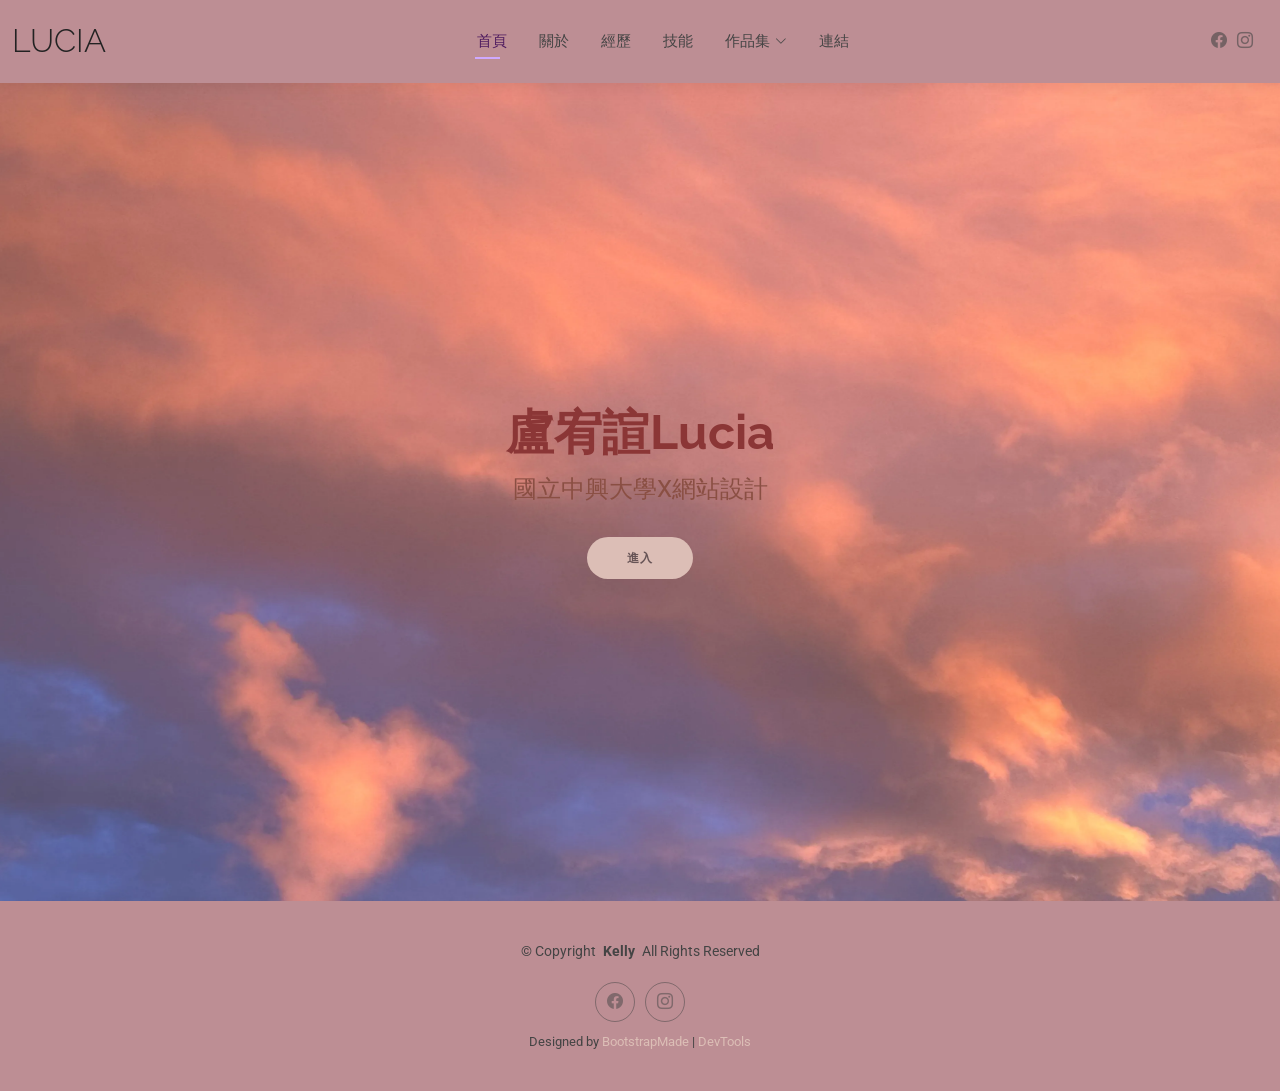
<file: index.html>
<!DOCTYPE html>
<html lang="zh-Hant">

<head>
  <meta charset="utf-8">
  <meta content="width=device-width, initial-scale=1.0" name="viewport">
  <title>Lucia的網頁</title>
  <meta name="description" content="">
  <meta name="keywords" content="">

  <!-- Favicons -->
  <link href="assets/img/favicon.png" rel="icon">
  <link href="assets/img/apple-touch-icon.png" rel="apple-touch-icon">

  <!-- Fonts -->
  <link href="https://fonts.googleapis.com" rel="preconnect">
  <link href="https://fonts.gstatic.com" rel="preconnect" crossorigin>
  <link href="https://fonts.googleapis.com/css2?family=Roboto:ital,wght@0,100;0,300;0,400;0,500;0,700;0,900;1,100;1,300;1,400;1,500;1,700;1,900&family=Poppins:ital,wght@0,100;0,200;0,300;0,400;0,500;0,600;0,700;0,800;0,900;1,100;1,200;1,300;1,400;1,500;1,600;1,700;1,800;1,900&family=Raleway:ital,wght@0,100;0,200;0,300;0,400;0,500;0,600;0,700;0,800;0,900;1,100;1,200;1,300;1,400;1,500;1,600;1,700;1,800;1,900&display=swap" rel="stylesheet">

  <!-- Vendor CSS Files -->
  <link href="assets/vendor/bootstrap/css/bootstrap.min.css" rel="stylesheet">
  <link href="assets/vendor/bootstrap-icons/bootstrap-icons.css" rel="stylesheet">
  <link href="assets/vendor/aos/aos.css" rel="stylesheet">
  <link href="assets/vendor/swiper/swiper-bundle.min.css" rel="stylesheet">
  <link href="assets/vendor/glightbox/css/glightbox.min.css" rel="stylesheet">

  <!-- Main CSS File -->
  <link href="assets/css/main.css" rel="stylesheet">

  <!-- =======================================================
  * Template Name: Kelly
  * Template URL: https://bootstrapmade.com/kelly-free-bootstrap-cv-resume-html-template/
  * Updated: Aug 07 2024 with Bootstrap v5.3.3
  * Author: BootstrapMade.com
  * License: https://bootstrapmade.com/license/
  ======================================================== -->
</head>

<body class="index-page">

  <header id="header" class="header d-flex align-items-center light-background sticky-top">
    <div class="container-fluid position-relative d-flex align-items-center justify-content-between">

      <a href="index.html" class="logo d-flex align-items-center me-auto me-xl-0">
        <!-- Uncomment the line below if you also wish to use an image logo -->
        <!-- <img src="assets/img/logo.png" alt=""> -->
        <h1 class="sitename">Lucia</h1>
      </a>

      <nav id="navmenu" class="navmenu">
        <ul>
          <li><a href="index.html" class="active">首頁</a></li>
          <li><a href="about.html">關於</a></li>
          <li><a href="resume.html">經歷</a></li>
          <li><a href="services.html">技能</a></li>
          
           <li class="dropdown"><a href="portfolio.html" ><span>作品集</span> <i class="bi bi-chevron-down toggle-dropdown"></i></a>
             <ul>
              <li><a href="school.html" >校園時光</a></li>
              <li><a href="time.html">時光與她</a></li>
              <!--<li class="dropdown"><a href="#"><span>Deep Dropdown</span> <i class="bi bi-chevron-down toggle-dropdown"></i></a>
                <ul>
                  <li><a href="#">Deep Dropdown 1</a></li>
                  <li><a href="#">Deep Dropdown 2</a></li>
               
                </ul> -->
              </li>
              <li><a href="gravity.html">萬有引力</a></li>
              <!--<li><a href="#">時光與她</a></li>-->
              <!--<li><a href="#">Dropdown 4</a></li>-->
            </ul>
          <li><a href="contact.html">連結</a></li>
        </ul>
        <i class="mobile-nav-toggle d-xl-none bi bi-list"></i>
      </nav>

      <div class="header-social-links">
        
       <a href="https://www.facebook.com/?locale=zh_TW" class="facebook-link" target="_blank"><i class="bi bi-facebook"></i></a>

        <a href="#" class="instagram"><i class="bi bi-instagram"></i></a>
        
      </div>

    </div>
  </header>

  <main class="main">

    <!-- Hero Section -->
    <section id="hero" class="hero section">

      <img src="assets/img/hero-bg.webp" alt="" data-aos="fade-in">

      <div class="container text-center" data-aos="zoom-out" data-aos-delay="100">
        <div class="row justify-content-center">
          <div class="col-lg-8">
            <h2>盧宥諠Lucia</h2>
            <p>國立中興大學&Chi;網站設計</p>
            <a href="about.html" class="btn-get-started">進入</a>
          </div>
        </div>
      </div>

    </section><!-- /Hero Section -->

  </main>

  <footer id="footer" class="footer light-background">

    <div class="container">
      <div class="copyright text-center ">
        <p>© <span>Copyright</span> <strong class="px-1 sitename">Kelly</strong> <span>All Rights Reserved<br></span></p>
      </div>
      <div class="social-links d-flex justify-content-center">
        
        <a href="https://www.facebook.com" target="_blank"><i class="bi bi-facebook"></i></a>
        <a href="https://www.instagram.com" target="_blank"><i class="bi bi-instagram"></i></a>
      
      </div>
      <div class="credits">
        <!-- All the links in the footer should remain intact. -->
        <!-- You can delete the links only if you've purchased the pro version. -->
        <!-- Licensing information: https://bootstrapmade.com/license/ -->
        <!-- Purchase the pro version with working PHP/AJAX contact form: [buy-url] -->
        Designed by <a href="https://bootstrapmade.com/">BootstrapMade</a> | <a href="https://bootstrapmade.com/tools/">DevTools</a>
      </div>
    </div>

  </footer>

  <!-- Scroll Top -->
  <a href="#" id="scroll-top" class="scroll-top d-flex align-items-center justify-content-center"><i class="bi bi-arrow-up-short"></i></a>

  <!-- Preloader -->
  <div id="preloader"></div>

  <!-- Vendor JS Files -->
  <script src="assets/vendor/bootstrap/js/bootstrap.bundle.min.js"></script>
  <script src="assets/vendor/php-email-form/validate.js"></script>
  <script src="assets/vendor/aos/aos.js"></script>
  <script src="assets/vendor/waypoints/noframework.waypoints.js"></script>
  <script src="assets/vendor/purecounter/purecounter_vanilla.js"></script>
  <script src="assets/vendor/swiper/swiper-bundle.min.js"></script>
  <script src="assets/vendor/glightbox/js/glightbox.min.js"></script>
  <script src="assets/vendor/imagesloaded/imagesloaded.pkgd.min.js"></script>
  <script src="assets/vendor/isotope-layout/isotope.pkgd.min.js"></script>

  <!-- Main JS File -->
  <script src="assets/js/main.js"></script>

</body>

</html>
</file>
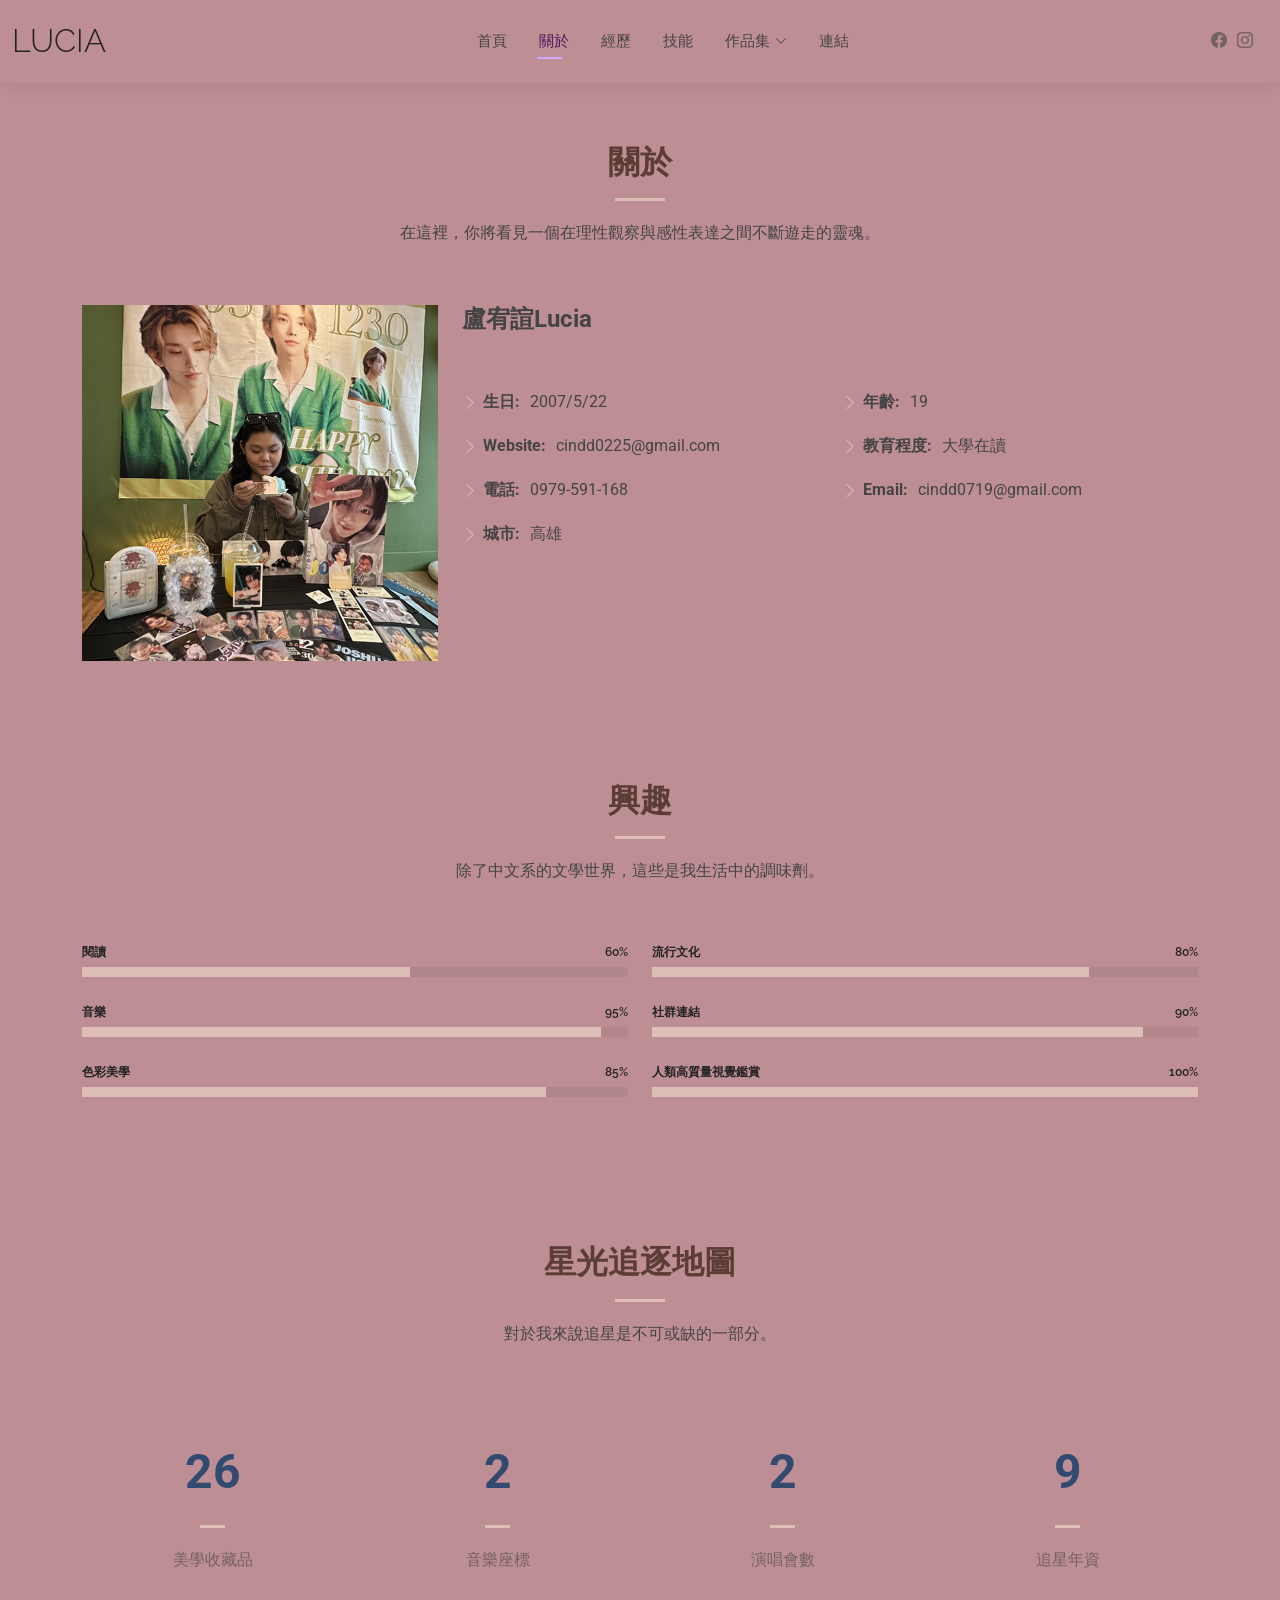
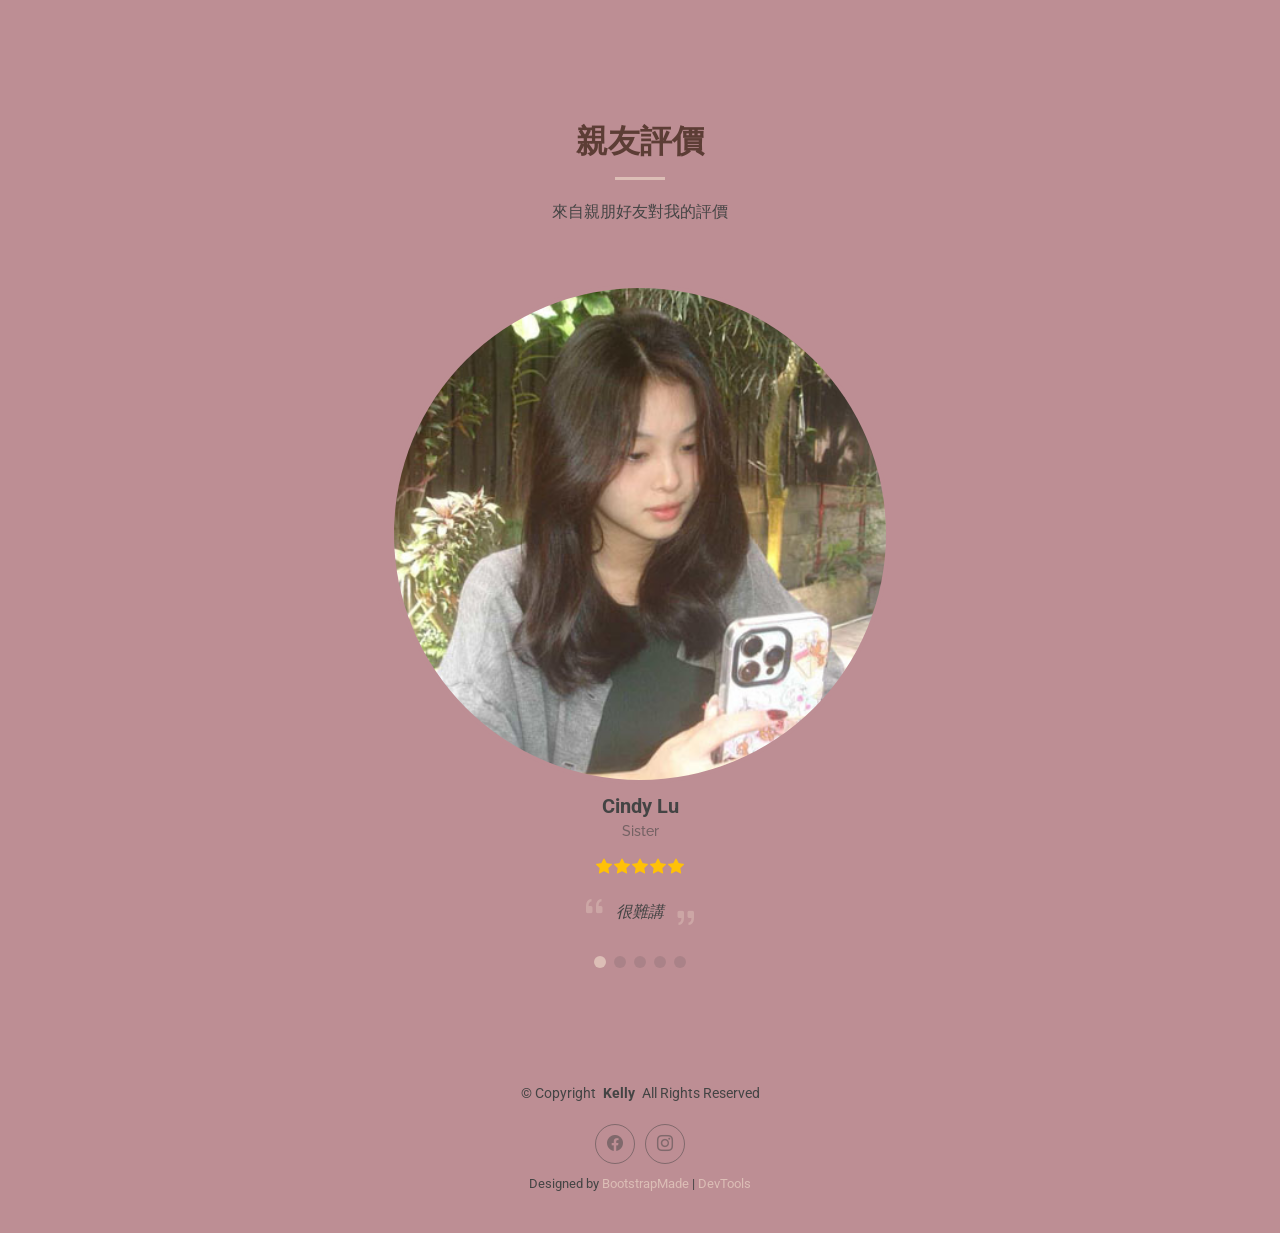
<file: about.html>
<!DOCTYPE html>
<html lang="zh-Hant">

<head>
  <meta charset="utf-8">
  <meta content="width=device-width, initial-scale=1.0" name="viewport">
  <title>Lucia的網頁</title>
  <meta name="description" content="">
  <meta name="keywords" content="">

  <!-- Favicons -->
  <link href="assets/img/favicon.png" rel="icon">
  <link href="assets/img/apple-touch-icon.png" rel="apple-touch-icon">

  <!-- Fonts -->
  <link href="https://fonts.googleapis.com" rel="preconnect">
  <link href="https://fonts.gstatic.com" rel="preconnect" crossorigin>
  <link href="https://fonts.googleapis.com/css2?family=Roboto:ital,wght@0,100;0,300;0,400;0,500;0,700;0,900;1,100;1,300;1,400;1,500;1,700;1,900&family=Poppins:ital,wght@0,100;0,200;0,300;0,400;0,500;0,600;0,700;0,800;0,900;1,100;1,200;1,300;1,400;1,500;1,600;1,700;1,800;1,900&family=Raleway:ital,wght@0,100;0,200;0,300;0,400;0,500;0,600;0,700;0,800;0,900;1,100;1,200;1,300;1,400;1,500;1,600;1,700;1,800;1,900&display=swap" rel="stylesheet">

  <!-- Vendor CSS Files -->
  <link href="assets/vendor/bootstrap/css/bootstrap.min.css" rel="stylesheet">
  <link href="assets/vendor/bootstrap-icons/bootstrap-icons.css" rel="stylesheet">
  <link href="assets/vendor/aos/aos.css" rel="stylesheet">
  <link href="assets/vendor/swiper/swiper-bundle.min.css" rel="stylesheet">
  <link href="assets/vendor/glightbox/css/glightbox.min.css" rel="stylesheet">

  <!-- Main CSS File -->
  <link href="assets/css/main.css" rel="stylesheet">

  <!-- =======================================================
  * Template Name: Kelly
  * Template URL: https://bootstrapmade.com/kelly-free-bootstrap-cv-resume-html-template/
  * Updated: Aug 07 2024 with Bootstrap v5.3.3
  * Author: BootstrapMade.com
  * License: https://bootstrapmade.com/license/
  ======================================================== -->
</head>

<body class="about-page">

  <header id="header" class="header d-flex align-items-center light-background sticky-top">
    <div class="container-fluid position-relative d-flex align-items-center justify-content-between">

      <a href="index.html" class="logo d-flex align-items-center me-auto me-xl-0">
        <!-- Uncomment the line below if you also wish to use an image logo -->
        <!-- <img src="assets/img/logo.png" alt=""> -->
        <h1 class="sitename">Lucia</h1>
      </a>

    <nav id="navmenu" class="navmenu">
  <ul>
          <li><a href="index.html" >首頁</a></li>
          <li><a href="about.html"class="active">關於</a></li>
          <li><a href="resume.html">經歷</a></li>
          <li><a href="services.html">技能</a></li>
           <li class="dropdown"><a href="portfolio.html" ><span>作品集</span> <i class="bi bi-chevron-down toggle-dropdown"></i></a>
             <ul>
              <li><a href="school.html" >校園時光</a></li>
              <li><a href="time.html">時光與她</a></li>
              <!--<li class="dropdown"><a href="#"><span>Deep Dropdown</span> <i class="bi bi-chevron-down toggle-dropdown"></i></a>
                <ul>
                  <li><a href="#">Deep Dropdown 1</a></li>
                  <li><a href="#">Deep Dropdown 2</a></li>
               
                </ul> -->
              </li>
              <li><a href="gravity.html">萬有引力</a></li>
              <!--<li><a href="#">時光與她</a></li>-->
              <!--<li><a href="#">Dropdown 4</a></li>-->
            </ul>
          <li><a href="contact.html">連結</a></li>
        </ul>
  <i class="mobile-nav-toggle d-xl-none bi bi-list"></i>
</nav>

       <div class="header-social-links">
       <a href="https://www.facebook.com/?locale=zh_TW" class="facebook-link" target="_blank"><i class="bi bi-facebook"></i></a>
        <a href="#" class="instagram"><i class="bi bi-instagram"></i></a>
      </div>

    </div>
  </header>

  <main class="main">

    <!-- About Section -->
    <section id="about" class="about section">

      <!-- Section Title -->
      <div class="container section-title" data-aos="fade-up">
        <h2>關於</h2>
        <p>在這裡，你將看見一個在理性觀察與感性表達之間不斷遊走的靈魂。</p>
      </div><!-- End Section Title -->

      <div class="container" data-aos="fade-up" data-aos-delay="100">

        <div class="row gy-4 justify-content-center">
          <div class="col-lg-4">
            <img src="assets/img/profile-img.jpg" class="img-fluid" alt="">
          </div>
          <div class="col-lg-8 content">
            <h2>盧宥諠Lucia</h2>
            <p class="fst-italic py-3">
            
            
            <div class="row">
              <div class="col-lg-6">
                <ul>
                  <li><i class="bi bi-chevron-right"></i> <strong>生日:</strong> <span>2007/5/22</span></li>
                  <li><i class="bi bi-chevron-right"></i> <strong>Website:</strong> <span>cindd0225@gmail.com</span></li>
                  <li><i class="bi bi-chevron-right"></i> <strong>電話:</strong> <span>0979-591-168</span></li>
                  <li><i class="bi bi-chevron-right"></i> <strong>城市:</strong> <span>高雄</span></li>
                </ul>
              </div>
              <div class="col-lg-6">
                <ul>
                  <li><i class="bi bi-chevron-right"></i> <strong>年齡:</strong> <span>19</span></li>
                  <li><i class="bi bi-chevron-right"></i> <strong>教育程度:</strong> <span>大學在讀</span></li>
                  <li><i class="bi bi-chevron-right"></i> <strong>Email:</strong> <span>cindd0719@gmail.com</span></li>
  
                </ul>
              </div>
            </div>
            <p class="py-3">
              
            </p>
          </div>
        </div>

      </div>

    </section><!-- /About Section -->

    <!-- Skills Section -->
    <section id="skills" class="skills section">

      <!-- Section Title -->
      <div class="container section-title" data-aos="fade-up">
        <h2>興趣</h2>
        <p>除了中文系的文學世界，這些是我生活中的調味劑。</p>
      </div><!-- End Section Title -->

     <div class="container" data-aos="fade-up" data-aos-delay="100">

  <div class="row skills-content skills-animation">

    <div class="col-lg-6 col-sm-12">

      <div class="progress">
        <span class="skill"><span>閱讀</span> <i class="val">60%</i></span>
        <div class="progress-bar-wrap">
          <div class="progress-bar" role="progressbar" aria-valuenow="60" aria-valuemin="0" aria-valuemax="100"></div>
        </div>
      </div><div class="progress">
        <span class="skill"><span>音樂</span> <i class="val">95%</i></span>
        <div class="progress-bar-wrap">
          <div class="progress-bar" role="progressbar" aria-valuenow="95" aria-valuemin="0" aria-valuemax="100"></div>
        </div>
      </div><div class="progress">
        <span class="skill"><span>色彩美學</span> <i class="val">85%</i></span>
        <div class="progress-bar-wrap">
          <div class="progress-bar" role="progressbar" aria-valuenow="85" aria-valuemin="0" aria-valuemax="100"></div>
        </div>
      </div></div>

    <div class="col-lg-6 col-sm-12">

      <div class="progress">
        <span class="skill"><span>流行文化</span> <i class="val">80%</i></span>
        <div class="progress-bar-wrap">
          <div class="progress-bar" role="progressbar" aria-valuenow="80" aria-valuemin="0" aria-valuemax="100"></div>
        </div>
      </div><div class="progress">
        <span class="skill"><span>社群連結</span> <i class="val">90%</i></span>
        <div class="progress-bar-wrap">
          <div class="progress-bar" role="progressbar" aria-valuenow="90" aria-valuemin="0" aria-valuemax="100"></div>
        </div>
      </div><div class="progress">
        <span class="skill"><span>人類高質量視覺鑑賞</span> <i class="val">100%</i></span>
        <div class="progress-bar-wrap">
          <div class="progress-bar" role="progressbar" aria-valuenow="55100" aria-valuemin="0" aria-valuemax="100"></div>
        </div>
      </div></div>

  </div>

</div>

    

    </section><!-- /Skills Section -->

    <!-- Stats Section -->
    <section id="stats" class="stats section">

      <!-- Section Title -->
      <div class="container section-title" data-aos="fade-up">
        <h2>星光追逐地圖</h2>
        <p>對於我來說追星是不可或缺的一部分。</p>
      </div><!-- End Section Title -->

      <div class="container" data-aos="fade-up" data-aos-delay="100">

        <div class="row gy-4">

          <div class="col-lg-3 col-md-6">
            <div class="stats-item text-center w-100 h-100">
              <span data-purecounter-start="0" data-purecounter-end="38" data-purecounter-duration="1" class="purecounter"></span>
              <p>美學收藏品</p>
            </div>
          </div><!-- End Stats Item -->

          <div class="col-lg-3 col-md-6">
            <div class="stats-item text-center w-100 h-100">
              <span data-purecounter-start="0" data-purecounter-end="3" data-purecounter-duration="1" class="purecounter"></span>
              <p>音樂座標</p>
            </div>
          </div><!-- End Stats Item -->

          <div class="col-lg-3 col-md-6">
            <div class="stats-item text-center w-100 h-100">
              <span data-purecounter-start="0" data-purecounter-end="3" data-purecounter-duration="1" class="purecounter"></span>
              <p>演唱會數</p>
            </div>
          </div><!-- End Stats Item -->

          <div class="col-lg-3 col-md-6">
            <div class="stats-item text-center w-100 h-100">
              <span data-purecounter-start="0" data-purecounter-end="14" data-purecounter-duration="1" class="purecounter"></span>
              <p>追星年資</p>
            </div>
          </div><!-- End Stats Item -->

        </div>

      </div>

    </section><!-- /Stats Section -->

    <!-- Testimonials Section -->
    <section id="testimonials" class="testimonials section">

      <!-- Section Title -->
      <div class="container section-title" data-aos="fade-up">
        <h2>親友評價</h2>
        <p>來自親朋好友對我的評價</p>
      </div><!-- End Section Title -->

      <div class="container" data-aos="fade-up" data-aos-delay="100">

        <div class="swiper init-swiper">
          <script type="application/json" class="swiper-config">
            {
              "loop": true,
              "speed": 500,
              "autoplay": {
                "delay": 4000
              },
              "slidesPerView": "auto",
              "pagination": {
                "el": ".swiper-pagination",
                "type": "bullets",
                "clickable": true
              }
            }
          </script>
          <div class="swiper-wrapper">

            <div class="swiper-slide">
              <div class="testimonial-item">
                <img src="assets/img/testimonials/testimonials-1.jpg" class="testimonial-img" alt="">
                <h3>Cindy Lu</h3>
                <h4>Sister</h4>
                <div class="stars">
                  <i class="bi bi-star-fill"></i><i class="bi bi-star-fill"></i><i class="bi bi-star-fill"></i><i class="bi bi-star-fill"></i><i class="bi bi-star-fill"></i>
                </div>
                <p>
                  <i class="bi bi-quote quote-icon-left"></i>
                  <span>很難講</span>
                  <i class="bi bi-quote quote-icon-right"></i>
                </p>
              </div>
            </div><!-- End testimonial item -->

            <div class="swiper-slide">
              <div class="testimonial-item">
                <img src="assets/img/testimonials/testimonials-2.jpg" class="testimonial-img" alt="">
                <h3>Kevin Kang</h3>
                <h4>Friend</h4>
                <div class="stars">
                  <i class="bi bi-star-fill"></i><i class="bi bi-star-fill"></i><i class="bi bi-star-fill"></i><i class="bi bi-star-fill"></i><i class="bi bi-star-fill"></i>
                </div>
                <p>
                  <i class="bi bi-quote quote-icon-left"></i>
                  <span>很溫暖給人安全感的人</span>
                  <i class="bi bi-quote quote-icon-right"></i>
                </p>
              </div>
            </div><!-- End testimonial item -->

            <div class="swiper-slide">
              <div class="testimonial-item">
                <img src="assets/img/testimonials/testimonials-3.jpg" class="testimonial-img" alt="">
                <h3>Jessie Lin</h3>
                <h4>Friend</h4>
                <div class="stars">
                  <i class="bi bi-star-fill"></i><i class="bi bi-star-fill"></i><i class="bi bi-star-fill"></i><i class="bi bi-star-fill"></i><i class="bi bi-star-fill"></i>
                </div>
                <p>
                  <i class="bi bi-quote quote-icon-left"></i>
                  <span>表裡如一的馬麻醬</span>
                  <i class="bi bi-quote quote-icon-right"></i>
                </p>
              </div>
            </div><!-- End testimonial item -->

            <div class="swiper-slide">
              <div class="testimonial-item">
                <img src="assets/img/testimonials/testimonials-4.jpg" class="testimonial-img" alt="">
                <h3>Henrry Huang</h3>
                <h4>Friend</h4>
                <div class="stars">
                  <i class="bi bi-star-fill"></i><i class="bi bi-star-fill"></i><i class="bi bi-star-fill"></i><i class="bi bi-star-fill"></i><i class="bi bi-star-fill"></i>
                </div>
                <p>
                  <i class="bi bi-quote quote-icon-left"></i>
                  <span>很活潑很樂觀</span>
                  <i class="bi bi-quote quote-icon-right"></i>
                </p>
              </div>
            </div><!-- End testimonial item -->

            <div class="swiper-slide">
              <div class="testimonial-item">
                <img src="assets/img/testimonials/testimonials-5.jpg" class="testimonial-img" alt="">
                <h3>Celine Li</h3>
                <h4>Friend</h4>
                <div class="stars">
                  <i class="bi bi-star-fill"></i><i class="bi bi-star-fill"></i><i class="bi bi-star-fill"></i><i class="bi bi-star-fill"></i><i class="bi bi-star-fill"></i>
                </div>
                <p>
                  <i class="bi bi-quote quote-icon-left"></i>
                  <span>她是一個很細心又體貼的人，做事也痕有責任感，跟她在一起總讓人覺得特別安心</span>
                  <i class="bi bi-quote quote-icon-right"></i>
                </p>
              </div>
            </div><!-- End testimonial item -->

          </div>
          <div class="swiper-pagination"></div>
        </div>

      </div>

    </section><!-- /Testimonials Section -->

  </main>

  <footer id="footer" class="footer light-background">

    <div class="container">
      <div class="copyright text-center ">
        <p>© <span>Copyright</span> <strong class="px-1 sitename">Kelly</strong> <span>All Rights Reserved<br></span></p>
      </div>
      <div class="social-links d-flex justify-content-center">
        <a href="https://www.facebook.com" target="_blank"><i class="bi bi-facebook"></i></a>
        <a href="https://www.instagram.com" target="_blank"><i class="bi bi-instagram"></i></a>
      
      </div>
      <div class="credits">
        <!-- All the links in the footer should remain intact. -->
        <!-- You can delete the links only if you've purchased the pro version. -->
        <!-- Licensing information: https://bootstrapmade.com/license/ -->
        <!-- Purchase the pro version with working PHP/AJAX contact form: [buy-url] -->
        Designed by <a href="https://bootstrapmade.com/">BootstrapMade</a> | <a href="https://bootstrapmade.com/tools/">DevTools</a>
      </div>
    </div>

  </footer>

  <!-- Scroll Top -->
  <a href="#" id="scroll-top" class="scroll-top d-flex align-items-center justify-content-center"><i class="bi bi-arrow-up-short"></i></a>

  <!-- Preloader -->
  <div id="preloader"></div>

  <!-- Vendor JS Files -->
  <script src="assets/vendor/bootstrap/js/bootstrap.bundle.min.js"></script>
  <script src="assets/vendor/php-email-form/validate.js"></script>
  <script src="assets/vendor/aos/aos.js"></script>
  <script src="assets/vendor/waypoints/noframework.waypoints.js"></script>
  <script src="assets/vendor/purecounter/purecounter_vanilla.js"></script>
  <script src="assets/vendor/swiper/swiper-bundle.min.js"></script>
  <script src="assets/vendor/glightbox/js/glightbox.min.js"></script>
  <script src="assets/vendor/imagesloaded/imagesloaded.pkgd.min.js"></script>
  <script src="assets/vendor/isotope-layout/isotope.pkgd.min.js"></script>

  <!-- Main JS File -->
  <script src="assets/js/main.js"></script>

</body>

</html>
</file>
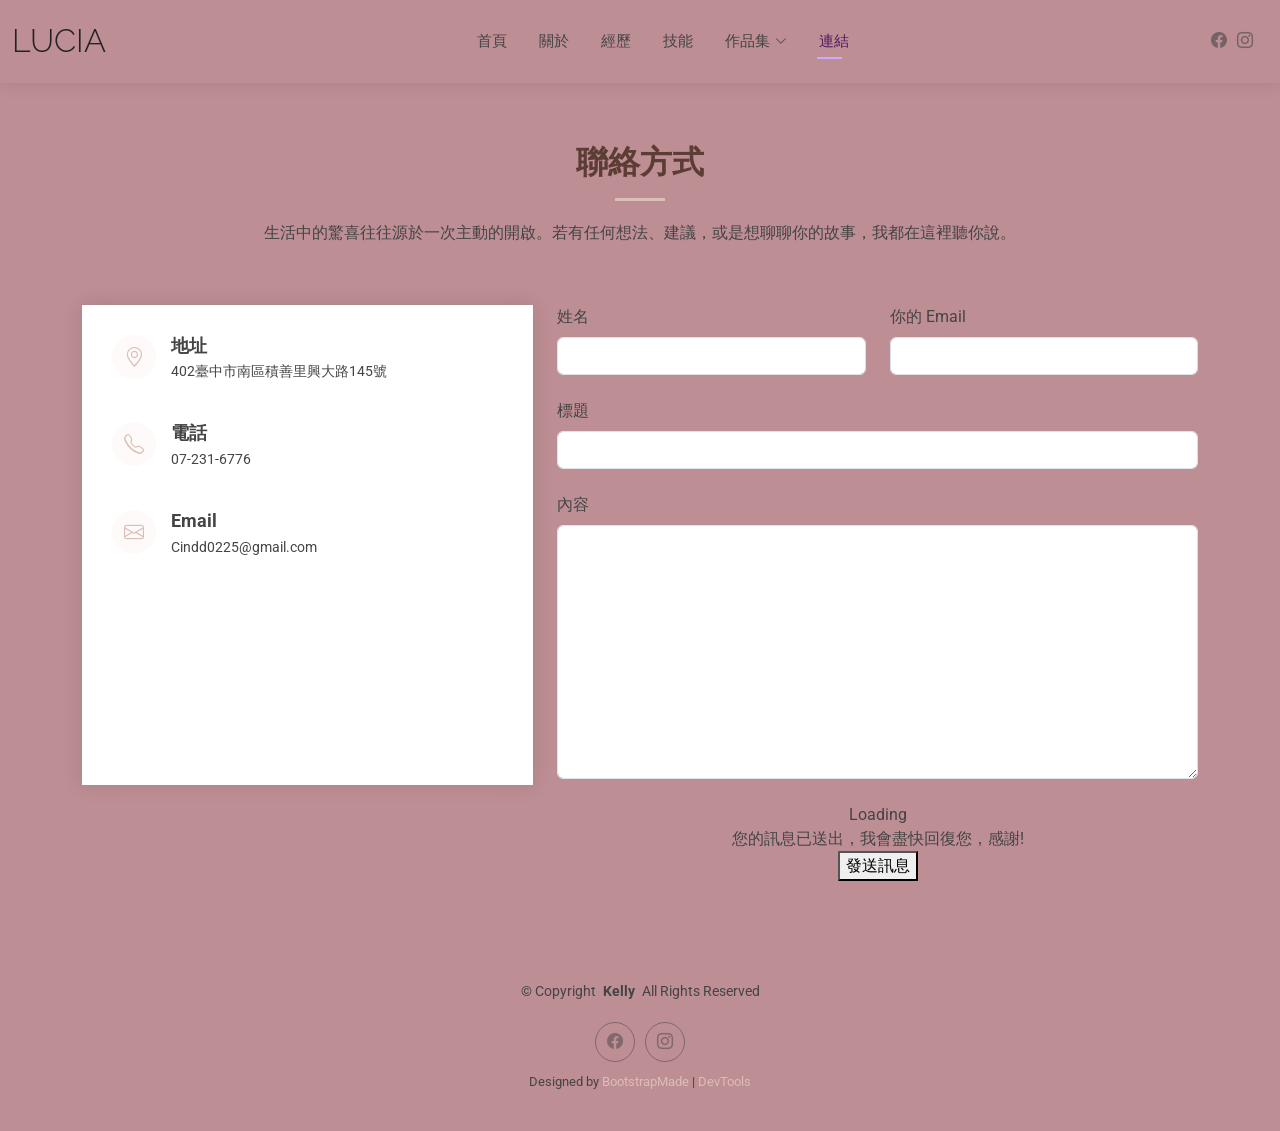
<file: contact.html>
<!DOCTYPE html>
<html lang="zh-Hant">

<head>
  <meta charset="utf-8">
  <meta content="width=device-width, initial-scale=1.0" name="viewport">
  <title>Lucia的網頁</title>
  <meta name="description" content="">
  <meta name="keywords" content="">

  <!-- Favicons -->
  <link href="assets/img/favicon.png" rel="icon">
  <link href="assets/img/apple-touch-icon.png" rel="apple-touch-icon">

  <!-- Fonts -->
  <link href="https://fonts.googleapis.com" rel="preconnect">
  <link href="https://fonts.gstatic.com" rel="preconnect" crossorigin>
  <link href="https://fonts.googleapis.com/css2?family=Roboto:ital,wght@0,100;0,300;0,400;0,500;0,700;0,900;1,100;1,300;1,400;1,500;1,700;1,900&family=Poppins:ital,wght@0,100;0,200;0,300;0,400;0,500;0,600;0,700;0,800;0,900;1,100;1,200;1,300;1,400;1,500;1,600;1,700;1,800;1,900&family=Raleway:ital,wght@0,100;0,200;0,300;0,400;0,500;0,600;0,700;0,800;0,900;1,100;1,200;1,300;1,400;1,500;1,600;1,700;1,800;1,900&display=swap" rel="stylesheet">

  <!-- Vendor CSS Files -->
  <link href="assets/vendor/bootstrap/css/bootstrap.min.css" rel="stylesheet">
  <link href="assets/vendor/bootstrap-icons/bootstrap-icons.css" rel="stylesheet">
  <link href="assets/vendor/aos/aos.css" rel="stylesheet">
  <link href="assets/vendor/swiper/swiper-bundle.min.css" rel="stylesheet">
  <link href="assets/vendor/glightbox/css/glightbox.min.css" rel="stylesheet">

  <!-- Main CSS File -->
  <link href="assets/css/main.css" rel="stylesheet">

  <!-- =======================================================
  * Template Name: Kelly
  * Template URL: https://bootstrapmade.com/kelly-free-bootstrap-cv-resume-html-template/
  * Updated: Aug 07 2024 with Bootstrap v5.3.3
  * Author: BootstrapMade.com
  * License: https://bootstrapmade.com/license/
  ======================================================== -->
</head>

<body class="index-page">

  <header id="header" class="header d-flex align-items-center light-background sticky-top">
    <div class="container-fluid position-relative d-flex align-items-center justify-content-between">

      <a href="index.html" class="logo d-flex align-items-center me-auto me-xl-0">
        <!-- Uncomment the line below if you also wish to use an image logo -->
        <!-- <img src="assets/img/logo.png" alt=""> -->
        <h1 class="sitename">Lucia</h1>
      </a>

      <nav id="navmenu" class="navmenu">
  <ul>
          <li><a href="index.html">首頁</a></li>
          <li><a href="about.html">關於</a></li>
          <li><a href="resume.html">經歷</a></li>
          <li><a href="services.html">技能</a></li>
    
          
           <li class="dropdown"><a href="portfolio.html" ><span>作品集</span> <i class="bi bi-chevron-down toggle-dropdown"></i></a>
             <ul>
              <li><a href="school.html" >校園時光</a></li>
              <li><a href="time.html">時光與她</a></li>
              <!--<li class="dropdown"><a href="#"><span>Deep Dropdown</span> <i class="bi bi-chevron-down toggle-dropdown"></i></a>
                <ul>
                  <li><a href="#">Deep Dropdown 1</a></li>
                  <li><a href="#">Deep Dropdown 2</a></li>
               
                </ul> -->
              </li>
              <li><a href="gravity.html">萬有引力</a></li>
              <!--<li><a href="#">時光與她</a></li>-->
              <!--<li><a href="#">Dropdown 4</a></li>-->
            </ul>
          <li><a href="contact.html"class="active">連結</a></li>
        </ul>
        <i class="mobile-nav-toggle d-xl-none bi bi-list"></i>
      </nav>

      <div class="header-social-links">
        
       <a href="https://www.facebook.com/?locale=zh_TW" class="facebook-link" target="_blank"><i class="bi bi-facebook"></i></a>

        <a href="#" class="instagram"><i class="bi bi-instagram"></i></a>
        
      </div>

    </div>
  </header>


  <main class="main">

    <!-- Contact Section -->
    <section id="contact" class="contact section">

      <!-- Section Title -->
      <div class="container section-title" data-aos="fade-up">
        <h2>聯絡方式</h2>
        <p>生活中的驚喜往往源於一次主動的開啟。若有任何想法、建議，或是想聊聊你的故事，我都在這裡聽你說。</p>
      </div><!-- End Section Title -->

      <div class="container" data-aos="fade-up" data-aos-delay="100">

        <div class="row gy-4">

          <div class="col-lg-5">

            <div class="info-wrap">
              <div class="info-item d-flex" data-aos="fade-up" data-aos-delay="200">
                <i class="bi bi-geo-alt flex-shrink-0"></i>
                <div>
                  <h3>地址</h3>
                  <p>402臺中市南區積善里興大路145號</p>
                </div>
              </div><!-- End Info Item -->

              <div class="info-item d-flex" data-aos="fade-up" data-aos-delay="300">
                <i class="bi bi-telephone flex-shrink-0"></i>
                <div>
                  <h3>電話</h3>
                  <p>07-231-6776</p>
                </div>
              </div><!-- End Info Item -->

              <div class="info-item d-flex" data-aos="fade-up" data-aos-delay="400">
                <i class="bi bi-envelope flex-shrink-0"></i>
                <div>
                  <h3>Email </h3>
                  <p>Cindd0225@gmail.com</p>
                </div>
              </div><!-- End Info Item -->

              <iframe src="https://www.google.com/maps/embed?pb=!1m18!1m12!1m3!1d3641.426615219962!2d120.67251167534744!3d24.121651628418856!2m3!1f0!2f0!3f0!3m2!1i1024!2i768!4f13.1!3m3!1m2!1s0x34693cfcecffe9d9%3A0xe28afadc0dad203a!2z5ZyL56uL5Lit6IiI5aSn5a24!5e0!3m2!1szh-TW!2stw!4v1779871640276!5m2!1szh-TW!2stw"  allowfullscreen="" loading="lazy" referrerpolicy="no-referrer-when-downgrade"></iframe>
            <!--<iframe src="https://www.google.com/maps/embed?pb=!1m18!1m12!1m3!1d3641.426615219962!2d120.67251167534744!3d24.121651628418856!2m3!1f0!2f0!3f0!3m2!1i1024!2i768!4f13.1!3m3!1m2!1s0x34693cfcecffe9d9%3A0xe28afadc0dad203a!2z5ZyL56uL5Lit6IiI5aSn5a24!5e0!3m2!1szh-TW!2stw!4v1779871640276!5m2!1szh-TW!2stw" width="600" height="450" style="border:0;" allowfullscreen="" loading="lazy" referrerpolicy="no-referrer-when-downgrade"></iframe>-->
            </div>
          </div>

          <div class="col-lg-7">
           <form id="google-contact-form" action="https://script.google.com/macros/s/AKfycbw6xofxeyTBzT3eV5oO9iXOYAY5QGKupwQs3ql1pi06WUFriUkhitXwBTnf26FklOEN/exec" method="post" data-aos="fade-up" data-aos-delay="200">
              <div class="row gy-4">

                <div class="col-md-6">
                  <label for="name-field" class="pb-2">姓名</label>
                  <input type="text" name="name" id="name-field" class="form-control" required="">
                </div>

                <div class="col-md-6">
                  <label for="email-field" class="pb-2">你的 Email</label>
                  <input type="email" class="form-control" name="email" id="email-field" required="">
                </div>

                <div class="col-md-12">
                  <label for="subject-field" class="pb-2">標題</label>
                  <input type="text" class="form-control" name="subject" id="subject-field" required="">
                </div>

                <div class="col-md-12">
                  <label for="message-field" class="pb-2">內容</label>
                  <textarea class="form-control" name="message" rows="10" id="message-field" required=""></textarea>
                </div>

                <div class="col-md-12 text-center">
                  <div class="loading">Loading</div>
                  <div class="error-message" style="display:none !important;"></div>
                  <div class="sent-message">您的訊息已送出，我會盡快回復您，感謝!</div>

                  <button type="submit">發送訊息</button>
                </div>

              </div>
            </form>
          </div><!-- End Contact Form -->

        </div>

      </div>

    </section><!-- /Contact Section -->

  </main>

  <footer id="footer" class="footer light-background">

    <div class="container">
      <div class="copyright text-center ">
        <p>© <span>Copyright</span> <strong class="px-1 sitename">Kelly</strong> <span>All Rights Reserved<br></span></p>
      </div>
      <div class="social-links d-flex justify-content-center">
        <a href="https://www.facebook.com" target="_blank"><i class="bi bi-facebook"></i></a>
        <a href="https://www.instagram.com" target="_blank"><i class="bi bi-instagram"></i></a>
      
      </div>
      <div class="credits">
        <!-- All the links in the footer should remain intact. -->
        <!-- You can delete the links only if you've purchased the pro version. -->
        <!-- Licensing information: https://bootstrapmade.com/license/ -->
        <!-- Purchase the pro version with working PHP/AJAX contact form: [buy-url] -->
        Designed by <a href="https://bootstrapmade.com/">BootstrapMade</a> | <a href="https://bootstrapmade.com/tools/">DevTools</a>
      </div>
    </div>

  </footer>

  <!-- Scroll Top -->
  <a href="#" id="scroll-top" class="scroll-top d-flex align-items-center justify-content-center"><i class="bi bi-arrow-up-short"></i></a>

  <!-- Preloader -->
  <div id="preloader"></div>

  <!-- Vendor JS Files -->
  <script src="assets/vendor/bootstrap/js/bootstrap.bundle.min.js"></script>
  <script src="assets/vendor/php-email-form/validate.js"></script>
  <script src="assets/vendor/aos/aos.js"></script>
  <script src="assets/vendor/waypoints/noframework.waypoints.js"></script>
  <script src="assets/vendor/purecounter/purecounter_vanilla.js"></script>
  <script src="assets/vendor/swiper/swiper-bundle.min.js"></script>
  <script src="assets/vendor/glightbox/js/glightbox.min.js"></script>
  <script src="assets/vendor/imagesloaded/imagesloaded.pkgd.min.js"></script>
  <script src="assets/vendor/isotope-layout/isotope.pkgd.min.js"></script>

  <!-- Main JS File -->
  <script src="assets/js/main.js"></script>
<script>
  document.getElementById('google-contact-form').addEventListener('submit', function(e) {
    e.preventDefault(); // 阻止網頁跳轉
    
    var form = this;
    var loading = form.querySelector('.loading');
    var errorMessage = form.querySelector('.error-message');
    var sentMessage = form.querySelector('.sent-message');
    
    // 顯示 Loading，隱藏其他提示
    loading.style.display = 'block';
    errorMessage.style.display = 'none';
    sentMessage.style.display = 'none';
    
    // 封裝表單資料
    var formData = new FormData(form);
    var searchParams = new URLSearchParams();
    for (var pair of formData) {
        searchParams.append(pair[0], pair[1]);
    }
    
    // 用 fetch 發送 POST 請求到 Google GAS
    fetch(form.action, {
        method: 'POST',
        body: searchParams,
        headers: {
            'Content-Type': 'application/x-www-form-urlencoded'
        }
    })
    .then(response => response.text())
    .then(data => {
        loading.style.display = 'none';
        if (data === 'success') {
            sentMessage.style.display = 'block'; // 顯示成功畫面
            form.reset(); // 清空表單
        } else {
            errorMessage.textContent = '傳送失敗，請稍後再試。錯誤原因：' + data;
            errorMessage.style.display = 'block';
        }
    })
    .catch(error => {
        loading.style.display = 'none';
        errorMessage.textContent = '連線錯誤：' + error;
        errorMessage.style.display = 'block';
    });
  });
</script>
</body>

</html>
</file>
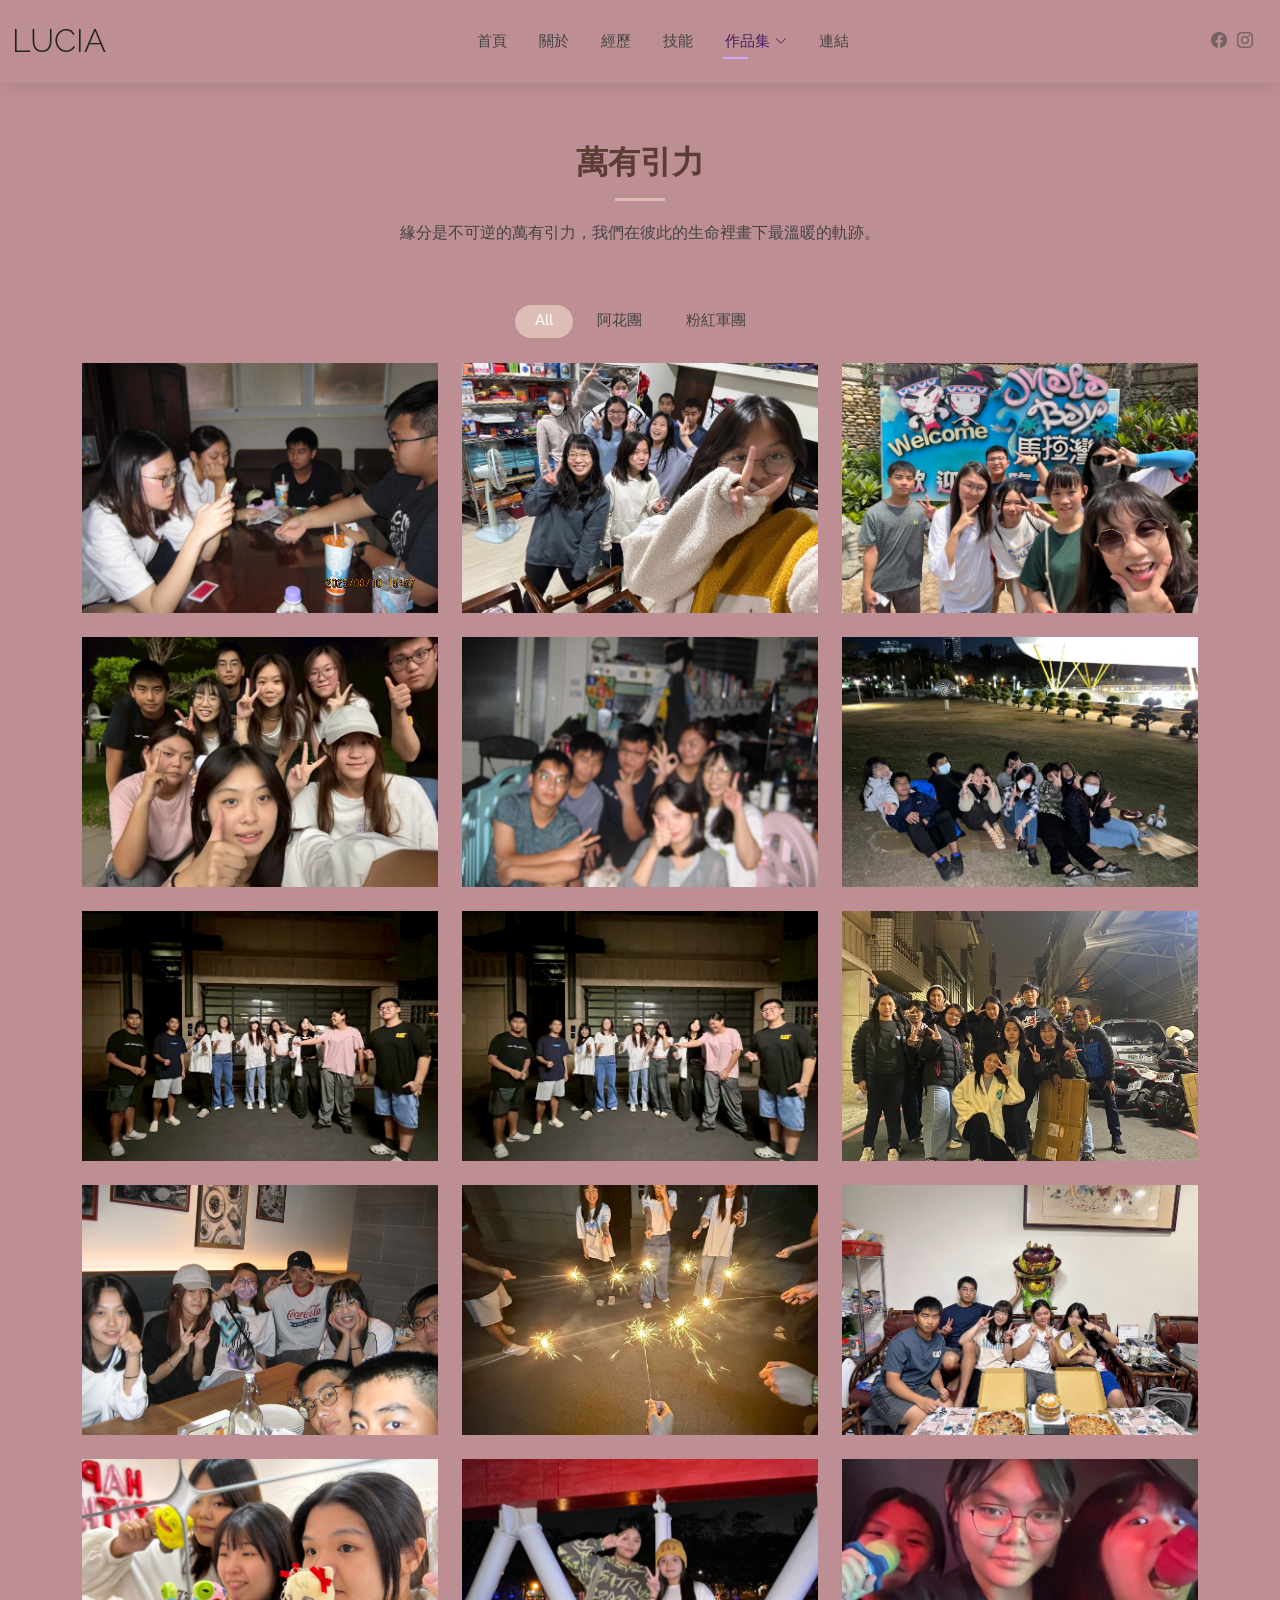
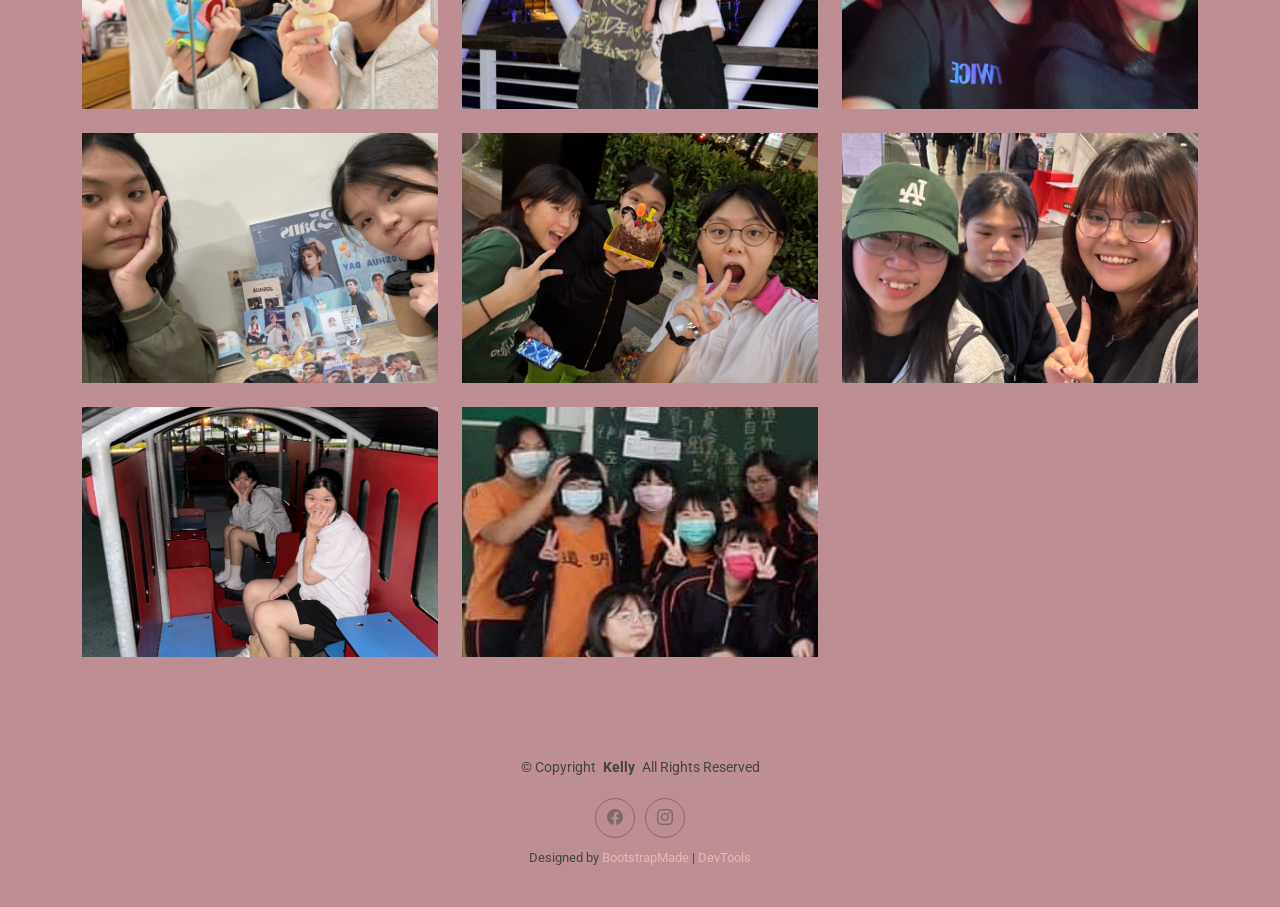
<file: gravity.html>
<!DOCTYPE html>
<html lang="zh-Hant">

<head>
  <meta charset="utf-8">
  <meta content="width=device-width, initial-scale=1.0" name="viewport">
  <title>Lucia的網頁</title>
  <meta name="description" content="">
  <meta name="keywords" content="">

  <!-- Favicons -->
  <link href="assets/img/favicon.png" rel="icon">
  <link href="assets/img/apple-touch-icon.png" rel="apple-touch-icon">

  <!-- Fonts -->
  <link href="https://fonts.googleapis.com" rel="preconnect">
  <link href="https://fonts.gstatic.com" rel="preconnect" crossorigin>
  <link href="https://fonts.googleapis.com/css2?family=Roboto:ital,wght@0,100;0,300;0,400;0,500;0,700;0,900;1,100;1,300;1,400;1,500;1,700;1,900&family=Poppins:ital,wght@0,100;0,200;0,300;0,400;0,500;0,600;0,700;0,800;0,900;1,100;1,200;1,300;1,400;1,500;1,600;1,700;1,800;1,900&family=Raleway:ital,wght@0,100;0,200;0,300;0,400;0,500;0,600;0,700;0,800;0,900;1,100;1,200;1,300;1,400;1,500;1,600;1,700;1,800;1,900&display=swap" rel="stylesheet">

  <!-- Vendor CSS Files -->
  <link href="assets/vendor/bootstrap/css/bootstrap.min.css" rel="stylesheet">
  <link href="assets/vendor/bootstrap-icons/bootstrap-icons.css" rel="stylesheet">
  <link href="assets/vendor/aos/aos.css" rel="stylesheet">
  <link href="assets/vendor/swiper/swiper-bundle.min.css" rel="stylesheet">
  <link href="assets/vendor/glightbox/css/glightbox.min.css" rel="stylesheet">

  <!-- Main CSS File -->
  <link href="assets/css/main.css" rel="stylesheet">

  <!-- =======================================================
  * Template Name: Kelly
  * Template URL: https://bootstrapmade.com/kelly-free-bootstrap-cv-resume-html-template/
  * Updated: Aug 07 2024 with Bootstrap v5.3.3
  * Author: BootstrapMade.com
  * License: https://bootstrapmade.com/license/
  ======================================================== -->
</head>

<body class="index-page">

  <header id="header" class="header d-flex align-items-center light-background sticky-top">
    <div class="container-fluid position-relative d-flex align-items-center justify-content-between">

      <a href="index.html" class="logo d-flex align-items-center me-auto me-xl-0">
        <!-- Uncomment the line below if you also wish to use an image logo -->
        <!-- <img src="assets/img/logo.png" alt=""> -->
        <h1 class="sitename">Lucia</h1>
      </a>

      <nav id="navmenu" class="navmenu">
        <ul>
          <li><a href="index.html">首頁</a></li>
          <li><a href="about.html">關於</a></li>
          <li><a href="resume.html">經歷</a></li>
          <li><a href="services.html">技能</a></li>
          
          <li class="dropdown"><a href="portfolio.html" class="active"><span>作品集</span> <i class="bi bi-chevron-down toggle-dropdown"></i></a>
             <ul>
              <li><a href="school.html" >校園時光</a></li>
              <li><a href="time.html">時光與她</a></li>
              <!--<li class="dropdown"><a href="#"><span>Deep Dropdown</span> <i class="bi bi-chevron-down toggle-dropdown"></i></a>
                <ul>
                  <li><a href="#">Deep Dropdown 1</a></li>
                  <li><a href="#">Deep Dropdown 2</a></li>
               
                </ul> -->
              </li>
              <li><a href="gravity.html"class="active">萬有引力</a></li>
              <!--<li><a href="#">時光與她</a></li>-->
              <!--<li><a href="#">Dropdown 4</a></li>-->
            </ul>
          <li><a href="contact.html">連結</a></li>
        </ul>
        <i class="mobile-nav-toggle d-xl-none bi bi-list"></i>
      </nav>

      <div class="header-social-links">
        
       <a href="https://www.facebook.com/?locale=zh_TW" class="facebook-link" target="_blank"><i class="bi bi-facebook"></i></a>

        <a href="#" class="instagram"><i class="bi bi-instagram"></i></a>
        
      </div>

    </div>
  </header>


  <main class="main">

    <!-- Portfolio Section -->
    <section id="portfolio" class="portfolio section">

      <!-- Section Title -->
      <div class="container section-title" data-aos="fade-up">
        <h2>萬有引力</h2>
        <p>緣分是不可逆的萬有引力，我們在彼此的生命裡畫下最溫暖的軌跡。</p>
      </div><!-- End Section Title -->

      <div class="container">

        <div class="isotope-layout" data-default-filter="*" data-layout="masonry" data-sort="original-order">

          <ul class="portfolio-filters isotope-filters" data-aos="fade-up" data-aos-delay="100">
            <li data-filter="*" class="filter-active">All</li>
            <li data-filter=".filter-app">阿花團</li>
            <li data-filter=".filter-product">粉紅軍團</li>
           <!-- <li data-filter=".filter-branding">團體</li>-->
          </ul><!-- End Portfolio Filters -->

          <div class="row gy-4 isotope-container" data-aos="fade-up" data-aos-delay="200">

            <div class="col-lg-4 col-md-6 portfolio-item isotope-item filter-app">
              <img src="assets/img/gravity/photo1.jpg" class="img-fluid" alt="阿花團">
              <div class="portfolio-info">
                <h4>阿花團2025</h4>
                <p>玩牌</p>
                <a href="assets/img/gravity/photo1.jpg" title="App 1" data-gallery="portfolio-gallery-app" class="glightbox preview-link"><i class="bi bi-zoom-in"></i></a>
                <!--<a href="portfolio-details.html" title="More Details" class="details-link"><i class="bi bi-link-45deg"></i></a> -->
              </div>
            </div><!-- End Portfolio Item -->

            <div class="col-lg-4 col-md-6 portfolio-item isotope-item filter-app">
              <img src="assets/img/gravity/photo2.jpg" class="img-fluid" alt="阿花團">
              <div class="portfolio-info">
                <h4>阿花團2023</h4>
                <p>小聚</p>
                <a href="assets/img/gravity/photo2.jpg" title="App 1" data-gallery="portfolio-gallery-app" class="glightbox preview-link"><i class="bi bi-zoom-in"></i></a>
                <!--<a href="portfolio-details.html" title="More Details" class="details-link"><i class="bi bi-link-45deg"></i></a>-->
              </div>
            </div><!-- End Portfolio Item -->

            <div class="col-lg-4 col-md-6 portfolio-item isotope-item filter-app">
              <img src="assets/img/gravity/photo3.jpg" class="img-fluid" alt="阿花團">
              <div class="portfolio-info">
                <h4>阿花團2024</h4>
                <p>馬拉灣</p>
                <a href="assets/img/gravity/photo3.jpg" title="App 1" data-gallery="portfolio-gallery-app" class="glightbox preview-link"><i class="bi bi-zoom-in"></i></a>
               <!-- <a href="portfolio-details.html" title="More Details" class="details-link"><i class="bi bi-link-45deg"></i></a>-->
              </div>
            </div><!-- End Portfolio Item -->

            <div class="col-lg-4 col-md-6 portfolio-item isotope-item filter-app">
              <img src="assets/img/gravity/photo4.jpg" class="img-fluid" alt="阿花團">
              <div class="portfolio-info">
                <h4>阿花團2025</h4>
                <p>中秋節小聚</p>
                <a href="assets/img/gravity/photo4.jpg" title="Product 2" data-gallery="portfolio-gallery-product" class="glightbox preview-link"><i class="bi bi-zoom-in"></i></a>
                <!--<a href="portfolio-details.html" title="More Details" class="details-link"><i class="bi bi-link-45deg"></i></a>-->
              </div>
            </div><!-- End Portfolio Item -->

            <div class="col-lg-4 col-md-6 portfolio-item isotope-item filter-app">
              <img src="assets/img/gravity/photo5.jpg" class="img-fluid" alt="阿花團">
              <div class="portfolio-info">
                <h4>阿花團2025</h4>
                <p>小聚</p>
                <a href="assets/img/gravity/photo5.jpg" title="Branding 2" data-gallery="portfolio-gallery-branding" class="glightbox preview-link"><i class="bi bi-zoom-in"></i></a>
                <!--<a href="portfolio-details.html" title="More Details" class="details-link"><i class="bi bi-link-45deg"></i></a>-->
              </div>
            </div><!-- End Portfolio Item -->

            <div class="col-lg-4 col-md-6 portfolio-item isotope-item filter-app">
              <img src="assets/img/gravity/photo6.jpg" class="img-fluid" alt="阿花團">
              <div class="portfolio-info">
                <h4>阿花團2023</h4>
                <p>中央公園小聚</p>
                <a href="assets/img/gravity/photo6.jpg" title="Branding 3" data-gallery="portfolio-gallery-branding" class="glightbox preview-link"><i class="bi bi-zoom-in"></i></a>
                <a href="portfolio-details.html" title="More Details" class="details-link"><i class="bi bi-link-45deg"></i></a>
              </div>
            </div><!-- End Portfolio Item -->

            <div class="col-lg-4 col-md-6 portfolio-item isotope-item filter-app">
              <img src="assets/img/gravity/photo7.jpg" class="img-fluid" alt="阿花團">
              <div class="portfolio-info">
                <h4>阿花團2025</h4>
                <p>中秋節小聚</p>
                <a href="assets/img/gravity/photo7.jpg" title="Product 3" data-gallery="portfolio-gallery-product" class="glightbox preview-link"><i class="bi bi-zoom-in"></i></a>
                <!--<a href="portfolio-details.html" title="More Details" class="details-link"><i class="bi bi-link-45deg"></i></a>-->
              </div>
            </div><!-- End Portfolio Item -->

            <div class="col-lg-4 col-md-6 portfolio-item isotope-item filter-app">
              <img src="assets/img/gravity/photo8.jpg" class="img-fluid" alt="阿花團">
              <div class="portfolio-info">
                <h4>阿花團2025</h4>
                <p>中秋節小聚</p>
                <a href="assets/img/gravity/photo8.jpg" title="App 1" data-gallery="portfolio-gallery-app" class="glightbox preview-link"><i class="bi bi-zoom-in"></i></a>
                <a href="portfolio-details.html" title="More Details" class="details-link"><i class="bi bi-link-45deg"></i></a>
              </div>
            </div><!-- End Portfolio Item -->

            <div class="col-lg-4 col-md-6 portfolio-item isotope-item filter-app">
              <img src="assets/img/gravity/photo9.jpg" class="img-fluid" alt="阿花團">
              <div class="portfolio-info">
                <h4>阿花團2023</h4>
                <p>小聚</p>
                <a href="assets/img/gravity/photo9.jpg" title="Branding 4" data-gallery="portfolio-gallery-branding" class="glightbox preview-link"><i class="bi bi-zoom-in"></i></a>
               <!-- <a href="portfolio-details.html" title="More Details" class="details-link"><i class="bi bi-link-45deg"></i></a> -->
              </div>
            </div><!-- End Portfolio Item -->
            
            <div class="col-lg-4 col-md-6 portfolio-item isotope-item filter-app">
              <img src="assets/img/gravity/photo10.jpg" class="img-fluid" alt="阿花團">
              <div class="portfolio-info">
                <h4>阿花團2025</h4>
                <p>夢時代聚餐</p>
                <a href="assets/img/gravity/photo10.jpg" title="App 4" data-gallery="portfolio-gallery-app" class="glightbox preview-link"><i class="bi bi-zoom-in"></i></a>
               <!-- <a href="portfolio-details.html" title="More Details" class="details-link"><i class="bi bi-link-45deg"></i></a> -->
              </div>
            </div><!-- End Portfolio Item -->

            <div class="col-lg-4 col-md-6 portfolio-item isotope-item filter-app">
              <img src="assets/img/gravity/photo11.jpg" class="img-fluid" alt="阿花團">
              <div class="portfolio-info">
                <h4>阿花團2025</h4>
                <p>中秋節</p>
                <a href="assets/img/gravity/photo11.jpg" title="App 4" data-gallery="portfolio-gallery-app" class="glightbox preview-link"><i class="bi bi-zoom-in"></i></a>
               <!-- <a href="portfolio-details.html" title="More Details" class="details-link"><i class="bi bi-link-45deg"></i></a> -->
              </div>
            </div><!-- End Portfolio Item -->

            <div class="col-lg-4 col-md-6 portfolio-item isotope-item filter-app">
              <img src="assets/img/gravity/photo12.jpg" class="img-fluid" alt="阿花團">
              <div class="portfolio-info">
                <h4>阿花團2025</h4>
                <p>18歲生日聚會</p>
                <a href="assets/img/gravity/photo12.jpg" title="App 4" data-gallery="portfolio-gallery-app" class="glightbox preview-link"><i class="bi bi-zoom-in"></i></a>
               <!-- <a href="portfolio-details.html" title="More Details" class="details-link"><i class="bi bi-link-45deg"></i></a> -->
              </div>
            </div><!-- End Portfolio Item -->

            <div class="col-lg-4 col-md-6 portfolio-item isotope-item filter-product">
              <img src="assets/img/gravity/photo13.jpg" class="img-fluid" alt="粉紅軍團">
              <div class="portfolio-info">
                <h4>粉紅軍團2025</h4>
                <p>Rose生日咖啡廳</p>
                <a href="assets/img/gravity/photo13.jpg" title="App 4" data-gallery="portfolio-gallery-app" class="glightbox preview-link"><i class="bi bi-zoom-in"></i></a>
               <!-- <a href="portfolio-details.html" title="More Details" class="details-link"><i class="bi bi-link-45deg"></i></a> -->
              </div>
            </div><!-- End Portfolio Item -->

            <div class="col-lg-4 col-md-6 portfolio-item isotope-item filter-product">
              <img src="assets/img/gravity/photo14.jpg" class="img-fluid" alt="粉紅軍團">
              <div class="portfolio-info">
                <h4>粉紅軍團2024</h4>
                <p>中央公園</p>
                <a href="assets/img/gravity/photo14.jpg" title="Product 4" data-gallery="portfolio-gallery-product" class="glightbox preview-link"><i class="bi bi-zoom-in"></i></a>
               <!-- <a href="portfolio-details.html" title="More Details" class="details-link"><i class="bi bi-link-45deg"></i></a> -->
              </div>
            </div><!-- End Portfolio Item -->

            <div class="col-lg-4 col-md-6 portfolio-item isotope-item filter-product">
              <img src="assets/img/gravity/photo15.jpg" class="img-fluid" alt="粉紅軍團">
              <div class="portfolio-info">
                <h4>粉紅軍團2025</h4>
                <p>KTV聚會</p>
                <a href="assets/img/gravity/photo15.jpg" title="Product 4" data-gallery="portfolio-gallery-product" class="glightbox preview-link"><i class="bi bi-zoom-in"></i></a>
               <!-- <a href="portfolio-details.html" title="More Details" class="details-link"><i class="bi bi-link-45deg"></i></a> -->
              </div>
            </div><!-- End Portfolio Item -->

            <div class="col-lg-4 col-md-6 portfolio-item isotope-item filter-product">
              <img src="assets/img/gravity/photo16.jpg" class="img-fluid" alt="粉紅軍團">
              <div class="portfolio-info">
                <h4>粉紅軍團2024</h4>
                <p>Joshua生日咖啡廳</p>
                <a href="assets/img/gravity/photo16.jpg" title="Product 4" data-gallery="portfolio-gallery-product" class="glightbox preview-link"><i class="bi bi-zoom-in"></i></a>
               <!-- <a href="portfolio-details.html" title="More Details" class="details-link"><i class="bi bi-link-45deg"></i></a> -->
              </div>
            </div><!-- End Portfolio Item -->

            <div class="col-lg-4 col-md-6 portfolio-item isotope-item filter-product">
              <img src="assets/img/gravity/photo23.jpg" class="img-fluid" alt="粉紅軍團">
              <div class="portfolio-info">
                <h4>粉紅軍團2025</h4>
                <p>楊需桑18歲生日</p>
                <a href="assets/img/gravity/photo23.jpg" title="Product 4" data-gallery="portfolio-gallery-product" class="glightbox preview-link"><i class="bi bi-zoom-in"></i></a>
               <!-- <a href="portfolio-details.html" title="More Details" class="details-link"><i class="bi bi-link-45deg"></i></a> -->
              </div>
            </div><!-- End Portfolio Item -->

            <div class="col-lg-4 col-md-6 portfolio-item isotope-item filter-product">
              <img src="assets/img/gravity/photo17.jpg" class="img-fluid" alt="粉紅軍團">
              <div class="portfolio-info">
                <h4>粉紅軍團2025</h4>
                <p>陽光女子合唱團觀後合照</p>
                <a href="assets/img/gravity/photo17.jpg" title="Product 4" data-gallery="portfolio-gallery-product" class="glightbox preview-link"><i class="bi bi-zoom-in"></i></a>
               <!-- <a href="portfolio-details.html" title="More Details" class="details-link"><i class="bi bi-link-45deg"></i></a> -->
              </div>
            </div><!-- End Portfolio Item -->

            <div class="col-lg-4 col-md-6 portfolio-item isotope-item filter-product">
              <img src="assets/img/gravity/photo21.jpg" class="img-fluid" alt="粉紅軍團">
              <div class="portfolio-info">
                <h4>粉紅軍團2025</h4>
                <p>分科結束那天</p>
                <a href="assets/img/gravity/photo21.jpg" title="Product 4" data-gallery="portfolio-gallery-product" class="glightbox preview-link"><i class="bi bi-zoom-in"></i></a>
               <!-- <a href="portfolio-details.html" title="More Details" class="details-link"><i class="bi bi-link-45deg"></i></a> -->
              </div>
            </div><!-- End Portfolio Item -->

            <div class="col-lg-4 col-md-6 portfolio-item isotope-item filter-product">
              <img src="assets/img/gravity/photo22.jpg" class="img-fluid" alt="粉紅軍團">
              <div class="portfolio-info">
                <h4>粉紅軍團2019or2020</h4>
                <p>時代久遠的一張國中合照</p>
                <a href="assets/img/gravity/photo22.jpg" title="Product 4" data-gallery="portfolio-gallery-product" class="glightbox preview-link"><i class="bi bi-zoom-in"></i></a>
               <!-- <a href="portfolio-details.html" title="More Details" class="details-link"><i class="bi bi-link-45deg"></i></a> -->
              </div>
            </div><!-- End Portfolio Item -->
            
            
</div><!-- End Portfolio Container -->

        </div>

      </div>

    </section><!-- /Portfolio Section -->

  </main>

  <footer id="footer" class="footer light-background">

    <div class="container">
      <div class="copyright text-center ">
        <p>© <span>Copyright</span> <strong class="px-1 sitename">Kelly</strong> <span>All Rights Reserved<br></span></p>
      </div>
      <div class="social-links d-flex justify-content-center">
        <a href="https://www.facebook.com" target="_blank"><i class="bi bi-facebook"></i></a>
        <a href="https://www.instagram.com" target="_blank"><i class="bi bi-instagram"></i></a>
      
      </div>
      <div class="credits">
        <!-- All the links in the footer should remain intact. -->
        <!-- You can delete the links only if you've purchased the pro version. -->
        <!-- Licensing information: https://bootstrapmade.com/license/ -->
        <!-- Purchase the pro version with working PHP/AJAX contact form: [buy-url] -->
        Designed by <a href="https://bootstrapmade.com/">BootstrapMade</a> | <a href="https://bootstrapmade.com/tools/">DevTools</a>
      </div>
    </div>

  </footer>

  <!-- Scroll Top -->
  <a href="#" id="scroll-top" class="scroll-top d-flex align-items-center justify-content-center"><i class="bi bi-arrow-up-short"></i></a>

  <!-- Preloader -->
  <div id="preloader"></div>

  <!-- Vendor JS Files -->
  <script src="assets/vendor/bootstrap/js/bootstrap.bundle.min.js"></script>
  <script src="assets/vendor/php-email-form/validate.js"></script>
  <script src="assets/vendor/aos/aos.js"></script>
  <script src="assets/vendor/waypoints/noframework.waypoints.js"></script>
  <script src="assets/vendor/purecounter/purecounter_vanilla.js"></script>
  <script src="assets/vendor/swiper/swiper-bundle.min.js"></script>
  <script src="assets/vendor/glightbox/js/glightbox.min.js"></script>
  <script src="assets/vendor/imagesloaded/imagesloaded.pkgd.min.js"></script>
  <script src="assets/vendor/isotope-layout/isotope.pkgd.min.js"></script>

  <!-- Main JS File -->
  <script src="assets/js/main.js"></script>

</body>

</html>
</file>
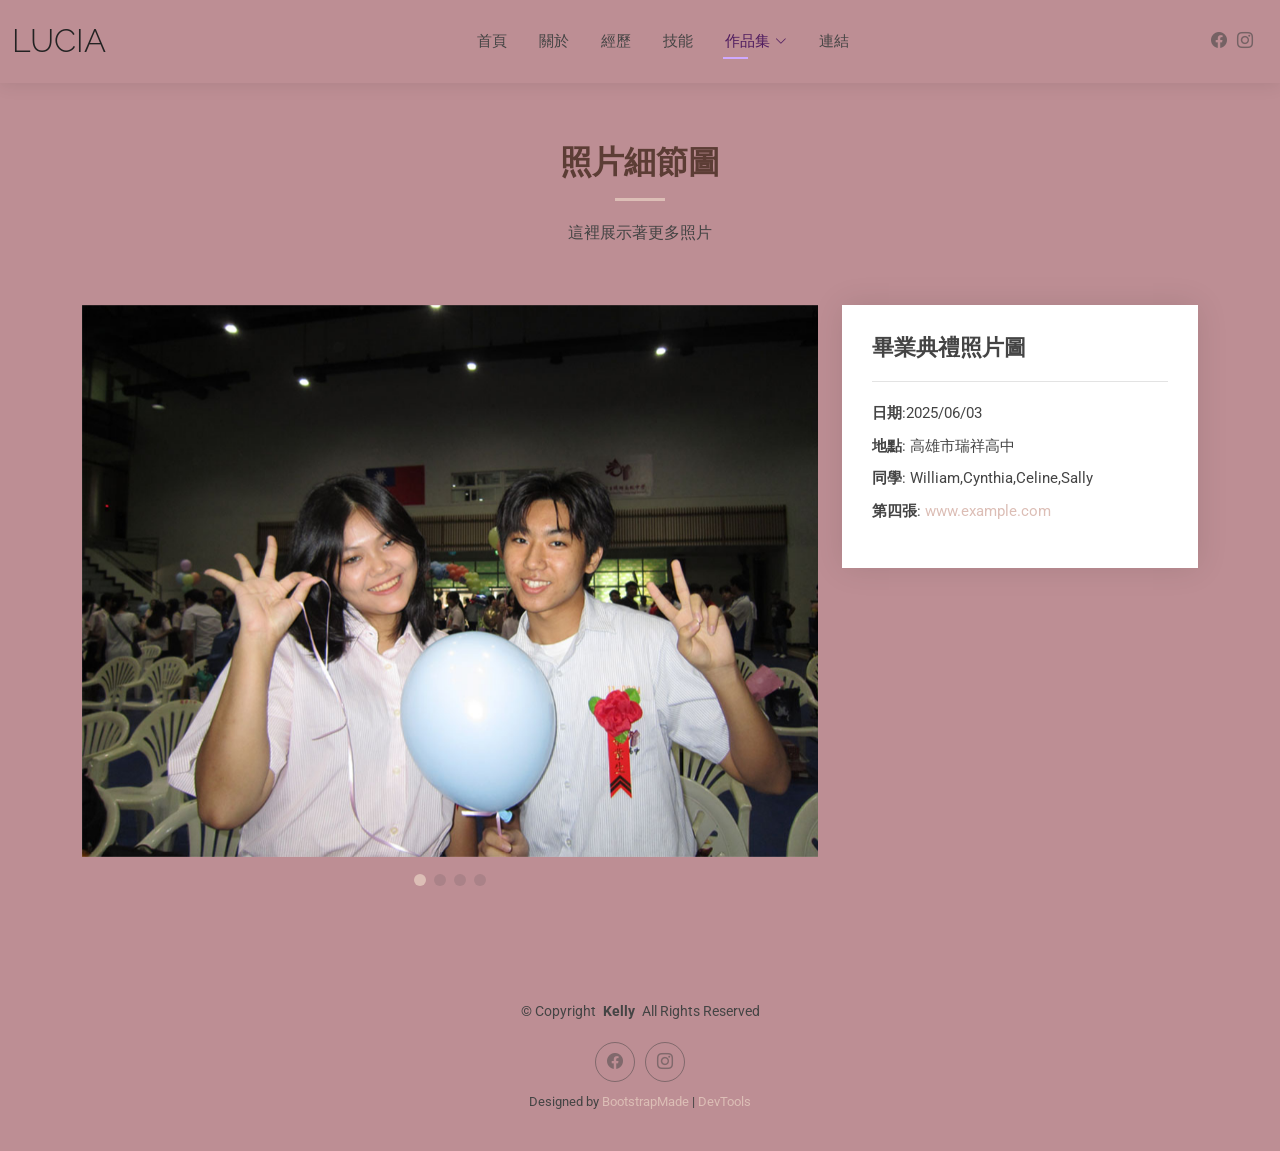
<file: portfolio-details.html>
<!DOCTYPE html>
<html lang="zh-Hant">

<head>
  <meta charset="utf-8">
  <meta content="width=device-width, initial-scale=1.0" name="viewport">
  <title>Lucia的網頁</title>
  <meta name="description" content="">
  <meta name="keywords" content="">

  <!-- Favicons -->
  <link href="assets/img/favicon.png" rel="icon">
  <link href="assets/img/apple-touch-icon.png" rel="apple-touch-icon">

  <!-- Fonts -->
  <link href="https://fonts.googleapis.com" rel="preconnect">
  <link href="https://fonts.gstatic.com" rel="preconnect" crossorigin>
  <link href="https://fonts.googleapis.com/css2?family=Roboto:ital,wght@0,100;0,300;0,400;0,500;0,700;0,900;1,100;1,300;1,400;1,500;1,700;1,900&family=Poppins:ital,wght@0,100;0,200;0,300;0,400;0,500;0,600;0,700;0,800;0,900;1,100;1,200;1,300;1,400;1,500;1,600;1,700;1,800;1,900&family=Raleway:ital,wght@0,100;0,200;0,300;0,400;0,500;0,600;0,700;0,800;0,900;1,100;1,200;1,300;1,400;1,500;1,600;1,700;1,800;1,900&display=swap" rel="stylesheet">

  <!-- Vendor CSS Files -->
  <link href="assets/vendor/bootstrap/css/bootstrap.min.css" rel="stylesheet">
  <link href="assets/vendor/bootstrap-icons/bootstrap-icons.css" rel="stylesheet">
  <link href="assets/vendor/aos/aos.css" rel="stylesheet">
  <link href="assets/vendor/swiper/swiper-bundle.min.css" rel="stylesheet">
  <link href="assets/vendor/glightbox/css/glightbox.min.css" rel="stylesheet">

  <!-- Main CSS File -->
  <link href="assets/css/main.css" rel="stylesheet">

  <!-- =======================================================
  * Template Name: Kelly
  * Template URL: https://bootstrapmade.com/kelly-free-bootstrap-cv-resume-html-template/
  * Updated: Aug 07 2024 with Bootstrap v5.3.3
  * Author: BootstrapMade.com
  * License: https://bootstrapmade.com/license/
  ======================================================== -->
</head>

<body class="index-page">

  <header id="header" class="header d-flex align-items-center light-background sticky-top">
    <div class="container-fluid position-relative d-flex align-items-center justify-content-between">

      <a href="index.html" class="logo d-flex align-items-center me-auto me-xl-0">
        <!-- Uncomment the line below if you also wish to use an image logo -->
        <!-- <img src="assets/img/logo.png" alt=""> -->
        <h1 class="sitename">Lucia</h1>
      </a>

      <nav id="navmenu" class="navmenu">
        <ul>
          <li><a href="index.html">首頁</a></li>
          <li><a href="about.html">關於</a></li>
          <li><a href="resume.html">經歷</a></li>
          <li><a href="services.html">技能</a></li>
          
          <li class="dropdown"><a href="portfolio.html" class="active"><span>作品集</span> <i class="bi bi-chevron-down toggle-dropdown"></i></a>
            <ul>
              <li><a href="school.html" class="active">校園時光</a></li>
              <li><a href="time.html">時光與她</a></li>
              <!--<li class="dropdown"><a href="#"><span>Deep Dropdown</span> <i class="bi bi-chevron-down toggle-dropdown"></i></a>
                <ul>
                  <li><a href="#">Deep Dropdown 1</a></li>
                  <li><a href="#">Deep Dropdown 2</a></li>
               
                </ul> -->
              </li>
              <li><a href="gravity.html">萬有引力</a></li>
              <!--<li><a href="#">時光與她</a></li>-->
              <!--<li><a href="#">Dropdown 4</a></li>-->
            </ul>
          <li><a href="contact.html">連結</a></li>
        </ul>
        <i class="mobile-nav-toggle d-xl-none bi bi-list"></i>
      </nav>

      <div class="header-social-links">
        
       <a href="https://www.facebook.com/?locale=zh_TW" class="facebook-link" target="_blank"><i class="bi bi-facebook"></i></a>

        <a href="#" class="instagram"><i class="bi bi-instagram"></i></a>
        
      </div>

    </div>
  </header>


  <main class="main">

    <!-- Portfolio Details Section -->
    <section id="portfolio-details" class="portfolio-details section">

      <!-- Section Title -->
      <div class="container section-title" data-aos="fade-up">
        <h2>照片細節圖</h2>
        <p>這裡展示著更多照片</p>
      </div><!-- End Section Title -->

      <div class="container" data-aos="fade-up" data-aos-delay="100">

        <div class="row gy-4">

          <div class="col-lg-8">
            <div class="portfolio-details-slider swiper init-swiper">

              <script type="application/json" class="swiper-config">
                {
                  "loop": true,
                  "speed": 600,
                  "autoplay": {
                    "delay": 5000
                  },
                  "slidesPerView": "auto",
                  "pagination": {
                    "el": ".swiper-pagination",
                    "type": "bullets",
                    "clickable": true
                  }
                }
              </script>

              <div class="swiper-wrapper align-items-center">

                <div class="swiper-slide">
                  <img src="assets/img/portfolio/app-1.jpg" alt="">
                </div>

                <div class="swiper-slide">
                  <img src="assets/img/portfolio/product-1.jpg" alt="">
                </div>

                <div class="swiper-slide">
                  <img src="assets/img/portfolio/branding-1.jpg" alt="">
                </div>

                <div class="swiper-slide">
                  <img src="assets/img/portfolio/books-1.jpg" alt="">
                </div>

              </div>
              <div class="swiper-pagination"></div>
            </div>
          </div>

          <div class="col-lg-4">
            <div class="portfolio-info" data-aos="fade-up" data-aos-delay="200">
              <h3>畢業典禮照片圖</h3>
              <ul>
                <li><strong>日期</strong>:2025/06/03</li>
                <li><strong>地點</strong>: 高雄市瑞祥高中</li>
                <li><strong>同學</strong>: William,Cynthia,Celine,Sally</li>
                <li><strong>第四張</strong>: <a href="#">www.example.com</a></li>
              </ul>
            </div>
            <div class="portfolio-description" data-aos="fade-up" data-aos-delay="300">
              <h2></h2>
              <p>
                
              </p>
            </div>
          </div>

        </div>

      </div>

    </section><!-- /Portfolio Details Section -->

  </main>

  <footer id="footer" class="footer light-background">

    <div class="container">
      <div class="copyright text-center ">
        <p>© <span>Copyright</span> <strong class="px-1 sitename">Kelly</strong> <span>All Rights Reserved<br></span></p>
      </div>
      <div class="social-links d-flex justify-content-center">
        <a href="https://www.facebook.com" target="_blank"><i class="bi bi-facebook"></i></a>
        <a href="https://www.instagram.com" target="_blank"><i class="bi bi-instagram"></i></a>
      
      </div>
      <div class="credits">
        <!-- All the links in the footer should remain intact. -->
        <!-- You can delete the links only if you've purchased the pro version. -->
        <!-- Licensing information: https://bootstrapmade.com/license/ -->
        <!-- Purchase the pro version with working PHP/AJAX contact form: [buy-url] -->
        Designed by <a href="https://bootstrapmade.com/">BootstrapMade</a> | <a href="https://bootstrapmade.com/tools/">DevTools</a>
      </div>
    </div>

  </footer>

  <!-- Scroll Top -->
  <a href="#" id="scroll-top" class="scroll-top d-flex align-items-center justify-content-center"><i class="bi bi-arrow-up-short"></i></a>

  <!-- Preloader -->
  <div id="preloader"></div>

  <!-- Vendor JS Files -->
  <script src="assets/vendor/bootstrap/js/bootstrap.bundle.min.js"></script>
  <script src="assets/vendor/php-email-form/validate.js"></script>
  <script src="assets/vendor/aos/aos.js"></script>
  <script src="assets/vendor/waypoints/noframework.waypoints.js"></script>
  <script src="assets/vendor/purecounter/purecounter_vanilla.js"></script>
  <script src="assets/vendor/swiper/swiper-bundle.min.js"></script>
  <script src="assets/vendor/glightbox/js/glightbox.min.js"></script>
  <script src="assets/vendor/imagesloaded/imagesloaded.pkgd.min.js"></script>
  <script src="assets/vendor/isotope-layout/isotope.pkgd.min.js"></script>

  <!-- Main JS File -->
  <script src="assets/js/main.js"></script>

</body>

</html>
</file>
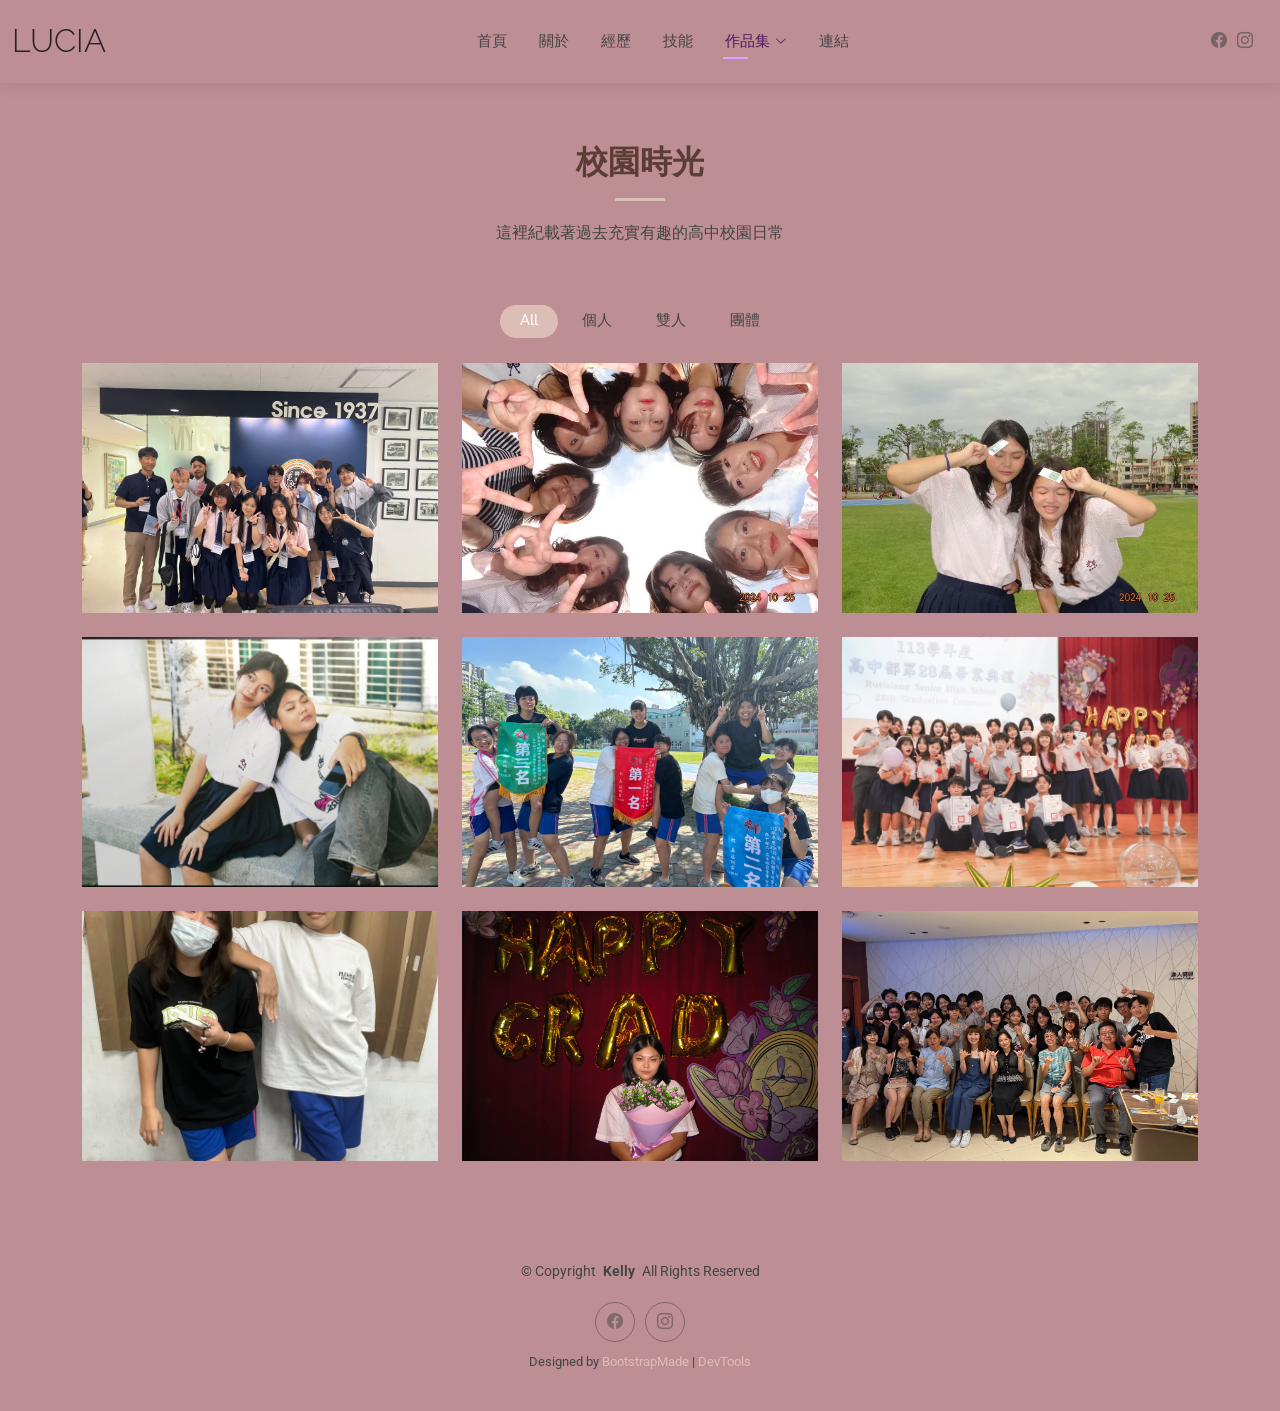
<file: portfolio.html>
<!DOCTYPE html>
<html lang="zh-Hant">

<head>
  <meta charset="utf-8">
  <meta content="width=device-width, initial-scale=1.0" name="viewport">
  <title>Lucia的網頁</title>
  <meta name="description" content="">
  <meta name="keywords" content="">

  <!-- Favicons -->
  <link href="assets/img/favicon.png" rel="icon">
  <link href="assets/img/apple-touch-icon.png" rel="apple-touch-icon">

  <!-- Fonts -->
  <link href="https://fonts.googleapis.com" rel="preconnect">
  <link href="https://fonts.gstatic.com" rel="preconnect" crossorigin>
  <link href="https://fonts.googleapis.com/css2?family=Roboto:ital,wght@0,100;0,300;0,400;0,500;0,700;0,900;1,100;1,300;1,400;1,500;1,700;1,900&family=Poppins:ital,wght@0,100;0,200;0,300;0,400;0,500;0,600;0,700;0,800;0,900;1,100;1,200;1,300;1,400;1,500;1,600;1,700;1,800;1,900&family=Raleway:ital,wght@0,100;0,200;0,300;0,400;0,500;0,600;0,700;0,800;0,900;1,100;1,200;1,300;1,400;1,500;1,600;1,700;1,800;1,900&display=swap" rel="stylesheet">

  <!-- Vendor CSS Files -->
  <link href="assets/vendor/bootstrap/css/bootstrap.min.css" rel="stylesheet">
  <link href="assets/vendor/bootstrap-icons/bootstrap-icons.css" rel="stylesheet">
  <link href="assets/vendor/aos/aos.css" rel="stylesheet">
  <link href="assets/vendor/swiper/swiper-bundle.min.css" rel="stylesheet">
  <link href="assets/vendor/glightbox/css/glightbox.min.css" rel="stylesheet">

  <!-- Main CSS File -->
  <link href="assets/css/main.css" rel="stylesheet">

  <!-- =======================================================
  * Template Name: Kelly
  * Template URL: https://bootstrapmade.com/kelly-free-bootstrap-cv-resume-html-template/
  * Updated: Aug 07 2024 with Bootstrap v5.3.3
  * Author: BootstrapMade.com
  * License: https://bootstrapmade.com/license/
  ======================================================== -->
</head>

<body class="index-page">

  <header id="header" class="header d-flex align-items-center light-background sticky-top">
    <div class="container-fluid position-relative d-flex align-items-center justify-content-between">

      <a href="index.html" class="logo d-flex align-items-center me-auto me-xl-0">
        <!-- Uncomment the line below if you also wish to use an image logo -->
        <!-- <img src="assets/img/logo.png" alt=""> -->
        <h1 class="sitename">Lucia</h1>
      </a>

      <nav id="navmenu" class="navmenu">
        <ul>
          <li><a href="index.html">首頁</a></li>
          <li><a href="about.html">關於</a></li>
          <li><a href="resume.html">經歷</a></li>
          <li><a href="services.html">技能</a></li>
          
          <li class="dropdown"><a href="portfolio.html" class="active"><span>作品集</span> <i class="bi bi-chevron-down toggle-dropdown"></i></a>
            <ul>
              <li><a href="school.html">校園時光</a></li>
              <li><a href="time.html">時光與她</a></li>
              <!--<li class="dropdown"><a href="#"><span>Deep Dropdown</span> <i class="bi bi-chevron-down toggle-dropdown"></i></a>
                <ul>
                  <li><a href="#">Deep Dropdown 1</a></li>
                  <li><a href="#">Deep Dropdown 2</a></li>
               
                </ul> -->
              </li>
              <li><a href="gravity.html">萬有引力</a></li>
              <!--<li><a href="#">時光與她</a></li>-->
              <!--<li><a href="#">Dropdown 4</a></li>-->
            </ul>
          </li>
          <li><a href="contact.html">連結</a></li>
        </ul>
        <i class="mobile-nav-toggle d-xl-none bi bi-list"></i>
      </nav>

      <div class="header-social-links">
        
       <a href="https://www.facebook.com/?locale=zh_TW" class="facebook-link" target="_blank"><i class="bi bi-facebook"></i></a>

        <a href="#" class="instagram"><i class="bi bi-instagram"></i></a>
        
      </div>

    </div>
  </header>


  <main class="main">

    <!-- Portfolio Section -->
    <section id="portfolio" class="portfolio section">

      <!-- Section Title -->
      <div class="container section-title" data-aos="fade-up">
        <h2>校園時光</h2>
        <p>這裡紀載著過去充實有趣的高中校園日常</p>
      </div><!-- End Section Title -->

      <div class="container">

        <div class="isotope-layout" data-default-filter="*" data-layout="masonry" data-sort="original-order">

          <ul class="portfolio-filters isotope-filters" data-aos="fade-up" data-aos-delay="100">
            <li data-filter="*" class="filter-active">All</li>
            <li data-filter=".filter-app">個人</li>
            <li data-filter=".filter-product">雙人</li>
            <li data-filter=".filter-branding">團體</li>
          </ul><!-- End Portfolio Filters -->

          <div class="row gy-4 isotope-container" data-aos="fade-up" data-aos-delay="200">

            <div class="col-lg-4 col-md-6 portfolio-item isotope-item filter-branding">
              <img src="assets/img/masonry-portfolio/masonry-portfolio-1.webp" class="img-fluid" alt="韓國交換">
              <div class="portfolio-info">
                <h4>韓國交換</h4>
                <p>與韓國同學交流</p>
                <a href="assets/img/masonry-portfolio/masonry-portfolio-1.webp" title="App 1" data-gallery="portfolio-gallery-app" class="glightbox preview-link"><i class="bi bi-zoom-in"></i></a>
                <!--<a href="portfolio-details.html" title="More Details" class="details-link"><i class="bi bi-link-45deg"></i></a> -->
              </div>
            </div><!-- End Portfolio Item -->

            <div class="col-lg-4 col-md-6 portfolio-item isotope-item filter-branding">
              <img src="assets/img/masonry-portfolio/masonry-portfolio-2.webp" class="img-fluid" alt="畢業照">
              <div class="portfolio-info">
                <h4>畢業紀念冊拍攝</h4>
                <p>與同學一起拍畢業紀念冊</p>
                <a href="assets/img/masonry-portfolio/masonry-portfolio-2.webp" title="Branding 1" data-gallery="portfolio-gallery-branding" class="glightbox preview-link"><i class="bi bi-zoom-in"></i></a>
                <!--<a href="portfolio-details.html" title="More Details" class="details-link"><i class="bi bi-link-45deg"></i></a>-->
              </div>
            </div><!-- End Portfolio Item -->

            <div class="col-lg-4 col-md-6 portfolio-item isotope-item filter-product">
              <img src="assets/img/masonry-portfolio/masonry-portfolio-3.webp" class="img-fluid" alt="畢業照">
              <div class="portfolio-info">
                <h4>畢業紀念冊拍攝 1</h4>
                <p>與同學一起拍畢業紀念冊</p>
                <a href="assets/img/masonry-portfolio/masonry-portfolio-3.webp" title="Product 1" data-gallery="portfolio-gallery-product" class="glightbox preview-link"><i class="bi bi-zoom-in"></i></a>
               <!-- <a href="portfolio-details.html" title="More Details" class="details-link"><i class="bi bi-link-45deg"></i></a>-->
              </div>
            </div><!-- End Portfolio Item -->

            <div class="col-lg-4 col-md-6 portfolio-item isotope-item filter-product">
              <img src="assets/img/masonry-portfolio/masonry-portfolio-4.webp" class="img-fluid" alt="畢業照">
              <div class="portfolio-info">
                <h4>畢業紀念冊拍攝</h4>
                <p>休息中，被抓拍</p>
                <a href="assets/img/masonry-portfolio/masonry-portfolio-4.webp" title="Product 2" data-gallery="portfolio-gallery-product" class="glightbox preview-link"><i class="bi bi-zoom-in"></i></a>
                <!--<a href="portfolio-details.html" title="More Details" class="details-link"><i class="bi bi-link-45deg"></i></a>-->
              </div>
            </div><!-- End Portfolio Item -->

            <div class="col-lg-4 col-md-6 portfolio-item isotope-item filter-branding">
              <img src="assets/img/masonry-portfolio/masonry-portfolio-5.webp" class="img-fluid" alt="籃球">
              <div class="portfolio-info">
                <h4>班際籃球比賽</h4>
                <p>全年級第一</p>
                <a href="assets/img/masonry-portfolio/masonry-portfolio-5.webp" title="Branding 2" data-gallery="portfolio-gallery-branding" class="glightbox preview-link"><i class="bi bi-zoom-in"></i></a>
                <!--<a href="portfolio-details.html" title="More Details" class="details-link"><i class="bi bi-link-45deg"></i></a>-->
              </div>
            </div><!-- End Portfolio Item -->

            <div class="col-lg-4 col-md-6 portfolio-item isotope-item filter-branding">
              <img src="assets/img/masonry-portfolio/masonry-portfolio-6.webp" class="img-fluid" alt="畢業典禮">
              <div class="portfolio-info">
                <h4>畢業典禮合照</h4>
                <p>306集體合拍畢業照</p>
                <a href="assets/img/masonry-portfolio/masonry-portfolio-6.webp" title="Branding 3" data-gallery="portfolio-gallery-branding" class="glightbox preview-link"><i class="bi bi-zoom-in"></i></a>
                <a href="portfolio-details.html" title="More Details" class="details-link"><i class="bi bi-link-45deg"></i></a>
              </div>
            </div><!-- End Portfolio Item -->

            <div class="col-lg-4 col-md-6 portfolio-item isotope-item filter-product">
              <img src="assets/img/masonry-portfolio/masonry-portfolio-7.webp" class="img-fluid" alt="生活">
              <div class="portfolio-info">
                <h4>校園生活</h4>
                <p>班上兩位模特合照</p>
                <a href="assets/img/masonry-portfolio/masonry-portfolio-7.webp" title="Product 3" data-gallery="portfolio-gallery-product" class="glightbox preview-link"><i class="bi bi-zoom-in"></i></a>
                <!--<a href="portfolio-details.html" title="More Details" class="details-link"><i class="bi bi-link-45deg"></i></a>-->
              </div>
            </div><!-- End Portfolio Item -->

            <div class="col-lg-4 col-md-6 portfolio-item isotope-item filter-app">
              <img src="assets/img/masonry-portfolio/masonry-portfolio-8.webp" class="img-fluid" alt="畢業典禮">
              <div class="portfolio-info">
                <h4>畢業典禮</h4>
                <p>個人畢業典禮照</p>
                <a href="assets/img/masonry-portfolio/masonry-portfolio-8.webp" title="App 1" data-gallery="portfolio-gallery-app" class="glightbox preview-link"><i class="bi bi-zoom-in"></i></a>
                <a href="portfolio-details.html" title="More Details" class="details-link"><i class="bi bi-link-45deg"></i></a>
              </div>
            </div><!-- End Portfolio Item -->

            <div class="col-lg-4 col-md-6 portfolio-item isotope-item filter-branding">
              <img src="assets/img/masonry-portfolio/masonry-portfolio-9.webp" class="img-fluid" alt="謝師">
              <div class="portfolio-info">
                <h4>謝師宴</h4>
                <p>306全體與老師合照</p>
                <a href="assets/img/masonry-portfolio/masonry-portfolio-9.webp" title="Branding 4" data-gallery="portfolio-gallery-branding" class="glightbox preview-link"><i class="bi bi-zoom-in"></i></a>
               <!-- <a href="portfolio-details.html" title="More Details" class="details-link"><i class="bi bi-link-45deg"></i></a> -->
              </div>
            </div><!-- End Portfolio Item -->

          </div><!-- End Portfolio Container -->

        </div>

      </div>

    </section><!-- /Portfolio Section -->

  </main>

  <footer id="footer" class="footer light-background">

    <div class="container">
      <div class="copyright text-center ">
        <p>© <span>Copyright</span> <strong class="px-1 sitename">Kelly</strong> <span>All Rights Reserved<br></span></p>
      </div>
      <div class="social-links d-flex justify-content-center">
        <a href="https://www.facebook.com" target="_blank"><i class="bi bi-facebook"></i></a>
        <a href="https://www.instagram.com" target="_blank"><i class="bi bi-instagram"></i></a>
      
      </div>
      <div class="credits">
        <!-- All the links in the footer should remain intact. -->
        <!-- You can delete the links only if you've purchased the pro version. -->
        <!-- Licensing information: https://bootstrapmade.com/license/ -->
        <!-- Purchase the pro version with working PHP/AJAX contact form: [buy-url] -->
        Designed by <a href="https://bootstrapmade.com/">BootstrapMade</a> | <a href="https://bootstrapmade.com/tools/">DevTools</a>
      </div>
    </div>

  </footer>

  <!-- Scroll Top -->
  <a href="#" id="scroll-top" class="scroll-top d-flex align-items-center justify-content-center"><i class="bi bi-arrow-up-short"></i></a>

  <!-- Preloader -->
  <div id="preloader"></div>

  <!-- Vendor JS Files -->
  <script src="assets/vendor/bootstrap/js/bootstrap.bundle.min.js"></script>
  <script src="assets/vendor/php-email-form/validate.js"></script>
  <script src="assets/vendor/aos/aos.js"></script>
  <script src="assets/vendor/waypoints/noframework.waypoints.js"></script>
  <script src="assets/vendor/purecounter/purecounter_vanilla.js"></script>
  <script src="assets/vendor/swiper/swiper-bundle.min.js"></script>
  <script src="assets/vendor/glightbox/js/glightbox.min.js"></script>
  <script src="assets/vendor/imagesloaded/imagesloaded.pkgd.min.js"></script>
  <script src="assets/vendor/isotope-layout/isotope.pkgd.min.js"></script>

  <!-- Main JS File -->
  <script src="assets/js/main.js"></script>

</body>

</html>
</file>
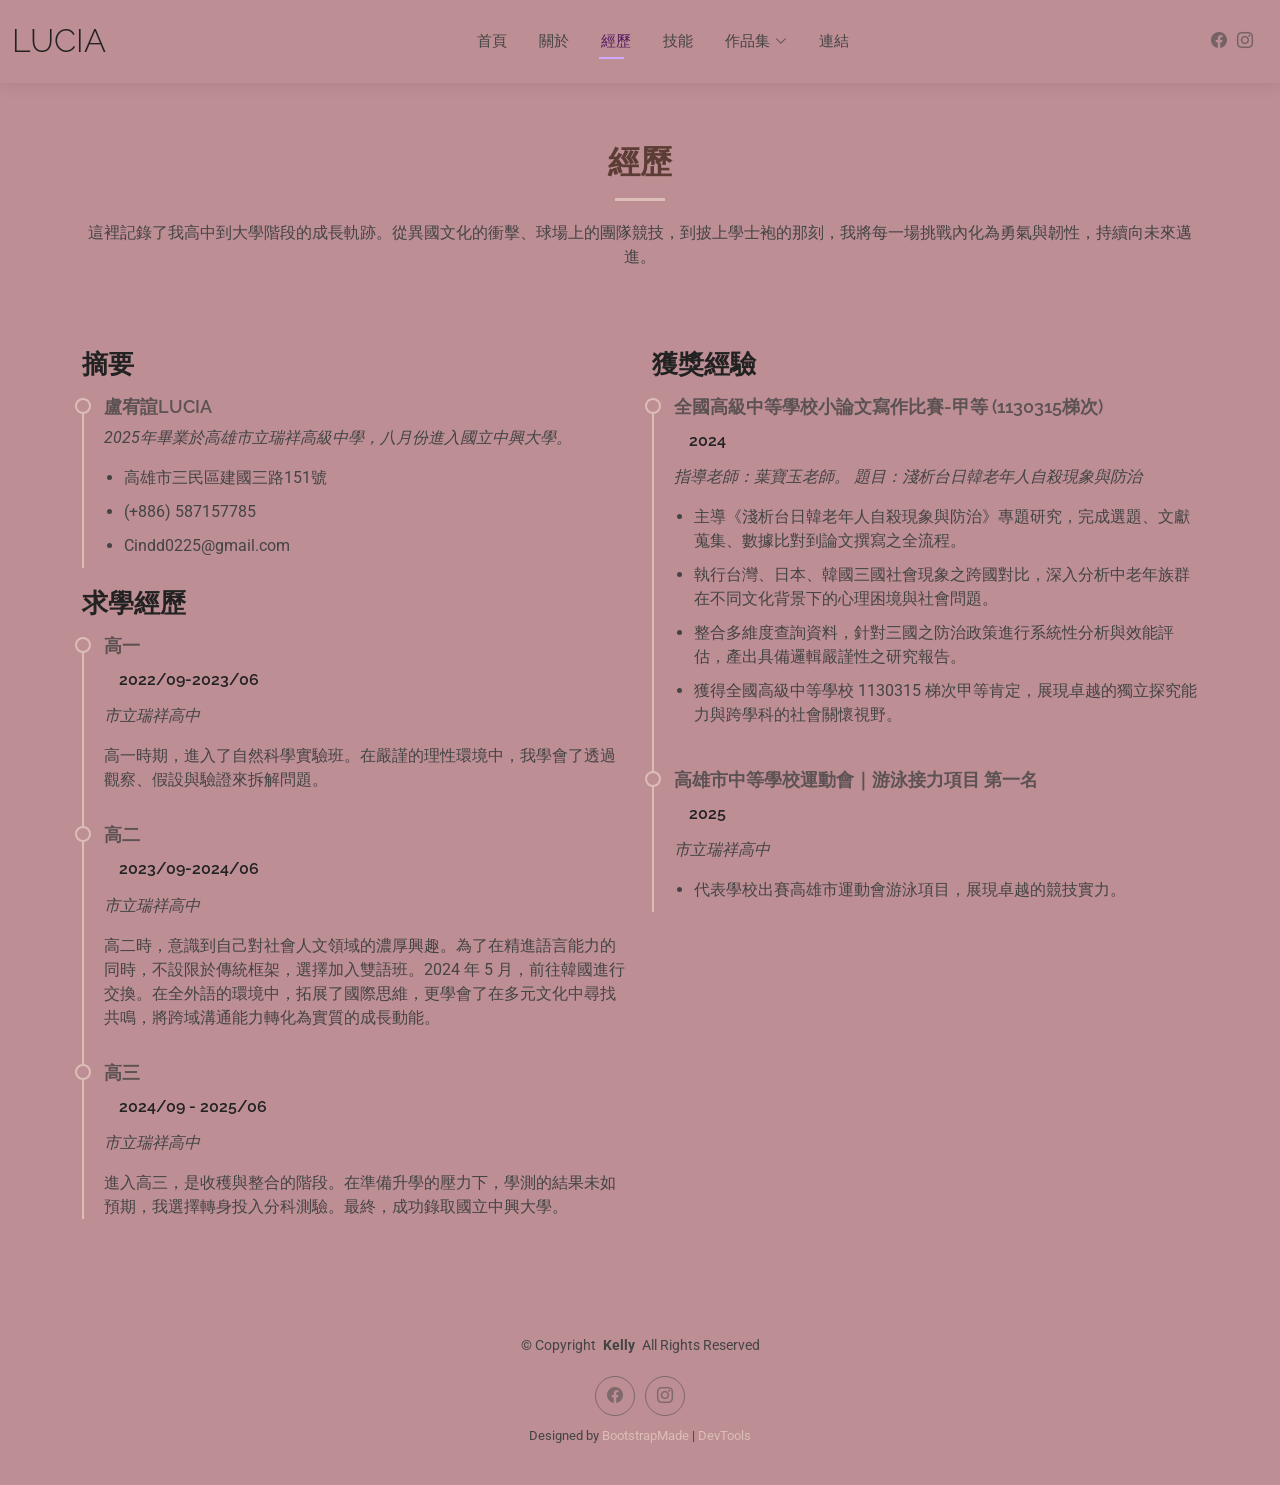
<file: resume.html>
<!DOCTYPE html>
<html lang="en">

<head>
  <meta charset="utf-8">
  <meta content="width=device-width, initial-scale=1.0" name="viewport">
  <title>Lucia的網頁</title>
  <meta name="description" content="">
  <meta name="keywords" content="">

  <!-- Favicons -->
  <link href="assets/img/favicon.png" rel="icon">
  <link href="assets/img/apple-touch-icon.png" rel="apple-touch-icon">

  <!-- Fonts -->
  <link href="https://fonts.googleapis.com" rel="preconnect">
  <link href="https://fonts.gstatic.com" rel="preconnect" crossorigin>
  <link href="https://fonts.googleapis.com/css2?family=Roboto:ital,wght@0,100;0,300;0,400;0,500;0,700;0,900;1,100;1,300;1,400;1,500;1,700;1,900&family=Poppins:ital,wght@0,100;0,200;0,300;0,400;0,500;0,600;0,700;0,800;0,900;1,100;1,200;1,300;1,400;1,500;1,600;1,700;1,800;1,900&family=Raleway:ital,wght@0,100;0,200;0,300;0,400;0,500;0,600;0,700;0,800;0,900;1,100;1,200;1,300;1,400;1,500;1,600;1,700;1,800;1,900&display=swap" rel="stylesheet">

  <!-- Vendor CSS Files -->
  <link href="assets/vendor/bootstrap/css/bootstrap.min.css" rel="stylesheet">
  <link href="assets/vendor/bootstrap-icons/bootstrap-icons.css" rel="stylesheet">
  <link href="assets/vendor/aos/aos.css" rel="stylesheet">
  <link href="assets/vendor/swiper/swiper-bundle.min.css" rel="stylesheet">
  <link href="assets/vendor/glightbox/css/glightbox.min.css" rel="stylesheet">

  <!-- Main CSS File -->
  <link href="assets/css/main.css" rel="stylesheet">

  <!-- =======================================================
  * Template Name: Kelly
  * Template URL: https://bootstrapmade.com/kelly-free-bootstrap-cv-resume-html-template/
  * Updated: Aug 07 2024 with Bootstrap v5.3.3
  * Author: BootstrapMade.com
  * License: https://bootstrapmade.com/license/
  ======================================================== -->
</head>

<body class="index-page">

  <header id="header" class="header d-flex align-items-center light-background sticky-top">
    <div class="container-fluid position-relative d-flex align-items-center justify-content-between">

      <a href="index.html" class="logo d-flex align-items-center me-auto me-xl-0">
        <!-- Uncomment the line below if you also wish to use an image logo -->
        <!-- <img src="assets/img/logo.png" alt=""> -->
        <h1 class="sitename">Lucia</h1>
      </a>

      <nav id="navmenu" class="navmenu">
        <ul>
          <li><a href="index.html" >首頁</a></li>
          <li><a href="about.html">關於</a></li>
          <li><a href="resume.html"class="active">經歷</a></li>
          <li><a href="services.html">技能</a></li>
           <li class="dropdown"><a href="portfolio.html" ><span>作品集</span> <i class="bi bi-chevron-down toggle-dropdown"></i></a>
             <ul>
              <li><a href="school.html" >校園時光</a></li>
              <li><a href="time.html">時光與她</a></li>
              <!--<li class="dropdown"><a href="#"><span>Deep Dropdown</span> <i class="bi bi-chevron-down toggle-dropdown"></i></a>
                <ul>
                  <li><a href="#">Deep Dropdown 1</a></li>
                  <li><a href="#">Deep Dropdown 2</a></li>
               
                </ul> -->
              </li>
              <li><a href="gravity.html">萬有引力</a></li>
              <!--<li><a href="#">時光與她</a></li>-->
              <!--<li><a href="#">Dropdown 4</a></li>-->
            </ul>
          <li><a href="contact.html">連結</a></li>
        </ul>
        <i class="mobile-nav-toggle d-xl-none bi bi-list"></i>
      </nav>

      <div class="header-social-links">
        
       <a href="https://www.facebook.com/?locale=zh_TW" class="facebook-link" target="_blank"><i class="bi bi-facebook"></i></a>

        <a href="#" class="instagram"><i class="bi bi-instagram"></i></a>
        
      </div>

    </div>
  </header>


  <main class="main">

    <!-- Resume Section -->
    <section id="resume" class="resume section">

      <!-- Section Title -->
      <div class="container section-title" data-aos="fade-up">
        <h2>經歷</h2>
        <p>這裡記錄了我高中到大學階段的成長軌跡。從異國文化的衝擊、球場上的團隊競技，到披上學士袍的那刻，我將每一場挑戰內化為勇氣與韌性，持續向未來邁進。</p>
      </div><!-- End Section Title -->

      <div class="container">

        <div class="row">

          <div class="col-lg-6" data-aos="fade-up" data-aos-delay="100">
            <h3 class="resume-title">摘要</h3>

            <div class="resume-item pb-0">
              <h4>盧宥諠Lucia</h4>
              <p><em>2025年畢業於高雄市立瑞祥高級中學，八月份進入國立中興大學。</em></p>
              <ul>
                <li>高雄市三民區建國三路151號</li>
                <li>(+886) 587157785</li>
                <li>Cindd0225@gmail.com</li>
              </ul>
            </div><!-- Edn Resume Item -->

            <h3 class="resume-title">求學經歷</h3>
            <div class="resume-item">
              <h4>高一</h4>
              <h5>2022/09-2023/06</h5>
              <p><em>市立瑞祥高中</em></p>
              <p>高一時期，進入了自然科學實驗班。在嚴謹的理性環境中，我學會了透過觀察、假設與驗證來拆解問題。</p>
            </div><!-- Edn Resume Item -->

            <div class="resume-item">
              <h4>高二</h4>
              <h5>2023/09-2024/06</h5>
              <p><em>市立瑞祥高中</em></p>
              <p>高二時，意識到自己對社會人文領域的濃厚興趣。為了在精進語言能力的同時，不設限於傳統框架，選擇加入雙語班。2024 年 5 月，前往韓國進行交換。在全外語的環境中，拓展了國際思維，更學會了在多元文化中尋找共鳴，將跨域溝通能力轉化為實質的成長動能。</p>
            </div><!-- Edn Resume Item -->
            
            <div class="resume-item">
              <h4>高三</h4>
              <h5>2024/09 - 2025/06</h5>
              <p><em>市立瑞祥高中</em></p>
              <p>進入高三，是收穫與整合的階段。在準備升學的壓力下，學測的結果未如預期，我選擇轉身投入分科測驗。最終，成功錄取國立中興大學。</p>
            </div><!-- End Resume Item -->

          </div>

          <div class="col-lg-6" data-aos="fade-up" data-aos-delay="200">
            <h3 class="resume-title">獲獎經驗</h3>
            <div class="resume-item">
              <h4>全國高級中等學校小論文寫作比賽-甲等 (1130315梯次)</h4>
              <h5>2024</h5>
              <p><em>指導老師：葉寶玉老師。
                題目：淺析台日韓老年人自殺現象與防治</em></p>
              <ul>
                <li>主導《淺析台日韓老年人自殺現象與防治》專題研究，完成選題、文獻蒐集、數據比對到論文撰寫之全流程。</li>
                <li>執行台灣、日本、韓國三國社會現象之跨國對比，深入分析中老年族群在不同文化背景下的心理困境與社會問題。 </li>
                <li>整合多維度查詢資料，針對三國之防治政策進行系統性分析與效能評估，產出具備邏輯嚴謹性之研究報告。</li>
                <li>獲得全國高級中等學校 1130315 梯次甲等肯定，展現卓越的獨立探究能力與跨學科的社會關懷視野。</li>
              </ul>
            </div><!-- Edn Resume Item -->

            <div class="resume-item">
              <h4>高雄市中等學校運動會｜游泳接力項目 第一名</h4>
              <h5>2025</h5>
              <p><em>市立瑞祥高中</em></p>
              <ul>
                <li>代表學校出賽高雄市運動會游泳項目，展現卓越的競技實力。</li>
             </ul>
            </div><!-- Edn Resume Item -->

          </div>

        </div>

      </div>

    </section><!-- /Resume Section -->

  </main>

  <footer id="footer" class="footer light-background">

    <div class="container">
      <div class="copyright text-center ">
        <p>© <span>Copyright</span> <strong class="px-1 sitename">Kelly</strong> <span>All Rights Reserved<br></span></p>
      </div>
      <div class="social-links d-flex justify-content-center">
        <a href="https://www.facebook.com" target="_blank"><i class="bi bi-facebook"></i></a>
        <a href="https://www.instagram.com" target="_blank"><i class="bi bi-instagram"></i></a>
      
      </div>
      <div class="credits">
        <!-- All the links in the footer should remain intact. -->
        <!-- You can delete the links only if you've purchased the pro version. -->
        <!-- Licensing information: https://bootstrapmade.com/license/ -->
        <!-- Purchase the pro version with working PHP/AJAX contact form: [buy-url] -->
        Designed by <a href="https://bootstrapmade.com/">BootstrapMade</a> | <a href="https://bootstrapmade.com/tools/">DevTools</a>
      </div>
    </div>

  </footer>

  <!-- Scroll Top -->
  <a href="#" id="scroll-top" class="scroll-top d-flex align-items-center justify-content-center"><i class="bi bi-arrow-up-short"></i></a>

  <!-- Preloader -->
  <div id="preloader"></div>

  <!-- Vendor JS Files -->
  <script src="assets/vendor/bootstrap/js/bootstrap.bundle.min.js"></script>
  <script src="assets/vendor/php-email-form/validate.js"></script>
  <script src="assets/vendor/aos/aos.js"></script>
  <script src="assets/vendor/waypoints/noframework.waypoints.js"></script>
  <script src="assets/vendor/purecounter/purecounter_vanilla.js"></script>
  <script src="assets/vendor/swiper/swiper-bundle.min.js"></script>
  <script src="assets/vendor/glightbox/js/glightbox.min.js"></script>
  <script src="assets/vendor/imagesloaded/imagesloaded.pkgd.min.js"></script>
  <script src="assets/vendor/isotope-layout/isotope.pkgd.min.js"></script>

  <!-- Main JS File -->
  <script src="assets/js/main.js"></script>

</body>

</html>
</file>
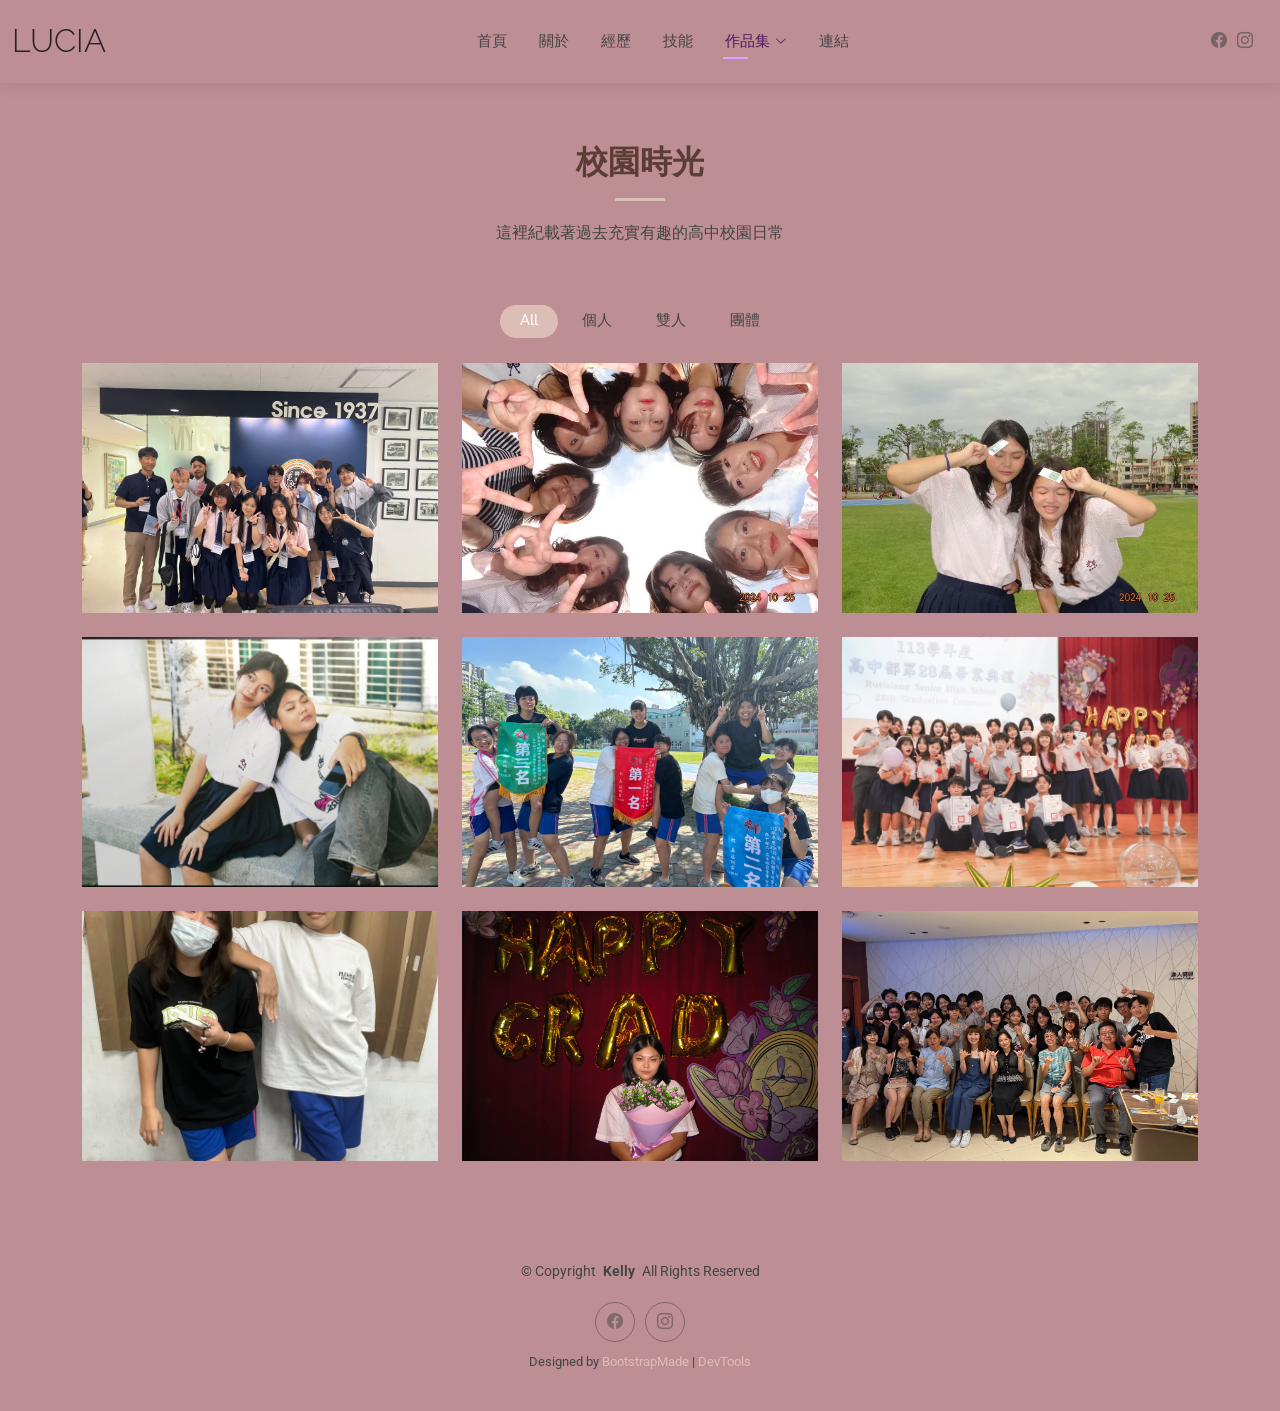
<file: school.html>
<!DOCTYPE html>
<html lang="zh-Hant">

<head>
  <meta charset="utf-8">
  <meta content="width=device-width, initial-scale=1.0" name="viewport">
  <title>Lucia的網頁</title>
  <meta name="description" content="">
  <meta name="keywords" content="">

  <!-- Favicons -->
  <link href="assets/img/favicon.png" rel="icon">
  <link href="assets/img/apple-touch-icon.png" rel="apple-touch-icon">

  <!-- Fonts -->
  <link href="https://fonts.googleapis.com" rel="preconnect">
  <link href="https://fonts.gstatic.com" rel="preconnect" crossorigin>
  <link href="https://fonts.googleapis.com/css2?family=Roboto:ital,wght@0,100;0,300;0,400;0,500;0,700;0,900;1,100;1,300;1,400;1,500;1,700;1,900&family=Poppins:ital,wght@0,100;0,200;0,300;0,400;0,500;0,600;0,700;0,800;0,900;1,100;1,200;1,300;1,400;1,500;1,600;1,700;1,800;1,900&family=Raleway:ital,wght@0,100;0,200;0,300;0,400;0,500;0,600;0,700;0,800;0,900;1,100;1,200;1,300;1,400;1,500;1,600;1,700;1,800;1,900&display=swap" rel="stylesheet">

  <!-- Vendor CSS Files -->
  <link href="assets/vendor/bootstrap/css/bootstrap.min.css" rel="stylesheet">
  <link href="assets/vendor/bootstrap-icons/bootstrap-icons.css" rel="stylesheet">
  <link href="assets/vendor/aos/aos.css" rel="stylesheet">
  <link href="assets/vendor/swiper/swiper-bundle.min.css" rel="stylesheet">
  <link href="assets/vendor/glightbox/css/glightbox.min.css" rel="stylesheet">

  <!-- Main CSS File -->
  <link href="assets/css/main.css" rel="stylesheet">

  <!-- =======================================================
  * Template Name: Kelly
  * Template URL: https://bootstrapmade.com/kelly-free-bootstrap-cv-resume-html-template/
  * Updated: Aug 07 2024 with Bootstrap v5.3.3
  * Author: BootstrapMade.com
  * License: https://bootstrapmade.com/license/
  ======================================================== -->
</head>

<body class="index-page">

  <header id="header" class="header d-flex align-items-center light-background sticky-top">
    <div class="container-fluid position-relative d-flex align-items-center justify-content-between">

      <a href="index.html" class="logo d-flex align-items-center me-auto me-xl-0">
        <!-- Uncomment the line below if you also wish to use an image logo -->
        <!-- <img src="assets/img/logo.png" alt=""> -->
        <h1 class="sitename">Lucia</h1>
      </a>

      <nav id="navmenu" class="navmenu">
        <ul>
          <li><a href="index.html">首頁</a></li>
          <li><a href="about.html">關於</a></li>
          <li><a href="resume.html">經歷</a></li>
          <li><a href="services.html">技能</a></li>
          
          <li class="dropdown"><a href="portfolio.html" class="active"><span>作品集</span> <i class="bi bi-chevron-down toggle-dropdown"></i></a>
            <ul>
              <li><a href="school.html" class="active">校園時光</a></li>
              <li><a href="time.html">時光與她</a></li>
              <!--<li class="dropdown"><a href="#"><span>Deep Dropdown</span> <i class="bi bi-chevron-down toggle-dropdown"></i></a>
                <ul>
                  <li><a href="#">Deep Dropdown 1</a></li>
                  <li><a href="#">Deep Dropdown 2</a></li>
               
                </ul> -->
              </li>
              <li><a href="gravity.html">萬有引力</a></li>
              <!--<li><a href="#">時光與她</a></li>-->
              <!--<li><a href="#">Dropdown 4</a></li>-->
            </ul>
          </li>
          <li><a href="contact.html">連結</a></li>
        </ul>
        <i class="mobile-nav-toggle d-xl-none bi bi-list"></i>
      </nav>

      <div class="header-social-links">
        
       <a href="https://www.facebook.com/?locale=zh_TW" class="facebook-link" target="_blank"><i class="bi bi-facebook"></i></a>

        <a href="#" class="instagram"><i class="bi bi-instagram"></i></a>
        
      </div>

    </div>
  </header>


  <main class="main">

    <!-- Portfolio Section -->
    <section id="portfolio" class="portfolio section">

      <!-- Section Title -->
      <div class="container section-title" data-aos="fade-up">
        <h2>校園時光</h2>
        <p>這裡紀載著過去充實有趣的高中校園日常</p>
      </div><!-- End Section Title -->

      <div class="container">

        <div class="isotope-layout" data-default-filter="*" data-layout="masonry" data-sort="original-order">

          <ul class="portfolio-filters isotope-filters" data-aos="fade-up" data-aos-delay="100">
            <li data-filter="*" class="filter-active">All</li>
            <li data-filter=".filter-app">個人</li>
            <li data-filter=".filter-product">雙人</li>
            <li data-filter=".filter-branding">團體</li>
          </ul><!-- End Portfolio Filters -->

          <div class="row gy-4 isotope-container" data-aos="fade-up" data-aos-delay="200">

            <div class="col-lg-4 col-md-6 portfolio-item isotope-item filter-branding">
              <img src="assets/img/masonry-portfolio/masonry-portfolio-1.webp" class="img-fluid" alt="韓國交換">
              <div class="portfolio-info">
                <h4>韓國交換</h4>
                <p>與韓國同學交流</p>
                <a href="assets/img/masonry-portfolio/masonry-portfolio-1.webp" title="App 1" data-gallery="portfolio-gallery-app" class="glightbox preview-link"><i class="bi bi-zoom-in"></i></a>
                <!--<a href="portfolio-details.html" title="More Details" class="details-link"><i class="bi bi-link-45deg"></i></a> -->
              </div>
            </div><!-- End Portfolio Item -->

            <div class="col-lg-4 col-md-6 portfolio-item isotope-item filter-branding">
              <img src="assets/img/masonry-portfolio/masonry-portfolio-2.webp" class="img-fluid" alt="畢業照">
              <div class="portfolio-info">
                <h4>畢業紀念冊拍攝</h4>
                <p>與同學一起拍畢業紀念冊</p>
                <a href="assets/img/masonry-portfolio/masonry-portfolio-2.webp" title="Branding 1" data-gallery="portfolio-gallery-branding" class="glightbox preview-link"><i class="bi bi-zoom-in"></i></a>
                <!--<a href="portfolio-details.html" title="More Details" class="details-link"><i class="bi bi-link-45deg"></i></a>-->
              </div>
            </div><!-- End Portfolio Item -->

            <div class="col-lg-4 col-md-6 portfolio-item isotope-item filter-product">
              <img src="assets/img/masonry-portfolio/masonry-portfolio-3.webp" class="img-fluid" alt="畢業照">
              <div class="portfolio-info">
                <h4>畢業紀念冊拍攝 1</h4>
                <p>與同學一起拍畢業紀念冊</p>
                <a href="assets/img/masonry-portfolio/masonry-portfolio-3.webp" title="Product 1" data-gallery="portfolio-gallery-product" class="glightbox preview-link"><i class="bi bi-zoom-in"></i></a>
               <!-- <a href="portfolio-details.html" title="More Details" class="details-link"><i class="bi bi-link-45deg"></i></a>-->
              </div>
            </div><!-- End Portfolio Item -->

            <div class="col-lg-4 col-md-6 portfolio-item isotope-item filter-product">
              <img src="assets/img/masonry-portfolio/masonry-portfolio-4.webp" class="img-fluid" alt="畢業照">
              <div class="portfolio-info">
                <h4>畢業紀念冊拍攝</h4>
                <p>休息中，被抓拍</p>
                <a href="assets/img/masonry-portfolio/masonry-portfolio-4.webp" title="Product 2" data-gallery="portfolio-gallery-product" class="glightbox preview-link"><i class="bi bi-zoom-in"></i></a>
                <!--<a href="portfolio-details.html" title="More Details" class="details-link"><i class="bi bi-link-45deg"></i></a>-->
              </div>
            </div><!-- End Portfolio Item -->

            <div class="col-lg-4 col-md-6 portfolio-item isotope-item filter-branding">
              <img src="assets/img/masonry-portfolio/masonry-portfolio-5.webp" class="img-fluid" alt="籃球">
              <div class="portfolio-info">
                <h4>班際籃球比賽</h4>
                <p>全年級第一</p>
                <a href="assets/img/masonry-portfolio/masonry-portfolio-5.webp" title="Branding 2" data-gallery="portfolio-gallery-branding" class="glightbox preview-link"><i class="bi bi-zoom-in"></i></a>
                <!--<a href="portfolio-details.html" title="More Details" class="details-link"><i class="bi bi-link-45deg"></i></a>-->
              </div>
            </div><!-- End Portfolio Item -->

            <div class="col-lg-4 col-md-6 portfolio-item isotope-item filter-branding">
              <img src="assets/img/masonry-portfolio/masonry-portfolio-6.webp" class="img-fluid" alt="畢業典禮">
              <div class="portfolio-info">
                <h4>畢業典禮合照</h4>
                <p>306集體合拍畢業照</p>
                <a href="assets/img/masonry-portfolio/masonry-portfolio-6.webp" title="Branding 3" data-gallery="portfolio-gallery-branding" class="glightbox preview-link"><i class="bi bi-zoom-in"></i></a>
                <a href="portfolio-details.html" title="More Details" class="details-link"><i class="bi bi-link-45deg"></i></a>
              </div>
            </div><!-- End Portfolio Item -->

            <div class="col-lg-4 col-md-6 portfolio-item isotope-item filter-product">
              <img src="assets/img/masonry-portfolio/masonry-portfolio-7.webp" class="img-fluid" alt="生活">
              <div class="portfolio-info">
                <h4>校園生活</h4>
                <p>班上兩位模特合照</p>
                <a href="assets/img/masonry-portfolio/masonry-portfolio-7.webp" title="Product 3" data-gallery="portfolio-gallery-product" class="glightbox preview-link"><i class="bi bi-zoom-in"></i></a>
                <!--<a href="portfolio-details.html" title="More Details" class="details-link"><i class="bi bi-link-45deg"></i></a>-->
              </div>
            </div><!-- End Portfolio Item -->

            <div class="col-lg-4 col-md-6 portfolio-item isotope-item filter-app">
              <img src="assets/img/masonry-portfolio/masonry-portfolio-8.webp" class="img-fluid" alt="畢業典禮">
              <div class="portfolio-info">
                <h4>畢業典禮</h4>
                <p>個人畢業典禮照</p>
                <a href="assets/img/masonry-portfolio/masonry-portfolio-8.webp" title="App 1" data-gallery="portfolio-gallery-app" class="glightbox preview-link"><i class="bi bi-zoom-in"></i></a>
                <a href="portfolio-details.html" title="More Details" class="details-link"><i class="bi bi-link-45deg"></i></a>
              </div>
            </div><!-- End Portfolio Item -->

            <div class="col-lg-4 col-md-6 portfolio-item isotope-item filter-branding">
              <img src="assets/img/masonry-portfolio/masonry-portfolio-9.webp" class="img-fluid" alt="謝師">
              <div class="portfolio-info">
                <h4>謝師宴</h4>
                <p>306全體與老師合照</p>
                <a href="assets/img/masonry-portfolio/masonry-portfolio-9.webp" title="Branding 4" data-gallery="portfolio-gallery-branding" class="glightbox preview-link"><i class="bi bi-zoom-in"></i></a>
               <!-- <a href="portfolio-details.html" title="More Details" class="details-link"><i class="bi bi-link-45deg"></i></a> -->
              </div>
            </div><!-- End Portfolio Item -->

          </div><!-- End Portfolio Container -->

        </div>

      </div>

    </section><!-- /Portfolio Section -->

  </main>

  <footer id="footer" class="footer light-background">

    <div class="container">
      <div class="copyright text-center ">
        <p>© <span>Copyright</span> <strong class="px-1 sitename">Kelly</strong> <span>All Rights Reserved<br></span></p>
      </div>
      <div class="social-links d-flex justify-content-center">
        <a href="https://www.facebook.com" target="_blank"><i class="bi bi-facebook"></i></a>
        <a href="https://www.instagram.com" target="_blank"><i class="bi bi-instagram"></i></a>
      
      </div>
      <div class="credits">
        <!-- All the links in the footer should remain intact. -->
        <!-- You can delete the links only if you've purchased the pro version. -->
        <!-- Licensing information: https://bootstrapmade.com/license/ -->
        <!-- Purchase the pro version with working PHP/AJAX contact form: [buy-url] -->
        Designed by <a href="https://bootstrapmade.com/">BootstrapMade</a> | <a href="https://bootstrapmade.com/tools/">DevTools</a>
      </div>
    </div>

  </footer>

  <!-- Scroll Top -->
  <a href="#" id="scroll-top" class="scroll-top d-flex align-items-center justify-content-center"><i class="bi bi-arrow-up-short"></i></a>

  <!-- Preloader -->
  <div id="preloader"></div>

  <!-- Vendor JS Files -->
  <script src="assets/vendor/bootstrap/js/bootstrap.bundle.min.js"></script>
  <script src="assets/vendor/php-email-form/validate.js"></script>
  <script src="assets/vendor/aos/aos.js"></script>
  <script src="assets/vendor/waypoints/noframework.waypoints.js"></script>
  <script src="assets/vendor/purecounter/purecounter_vanilla.js"></script>
  <script src="assets/vendor/swiper/swiper-bundle.min.js"></script>
  <script src="assets/vendor/glightbox/js/glightbox.min.js"></script>
  <script src="assets/vendor/imagesloaded/imagesloaded.pkgd.min.js"></script>
  <script src="assets/vendor/isotope-layout/isotope.pkgd.min.js"></script>

  <!-- Main JS File -->
  <script src="assets/js/main.js"></script>

</body>

</html>
</file>
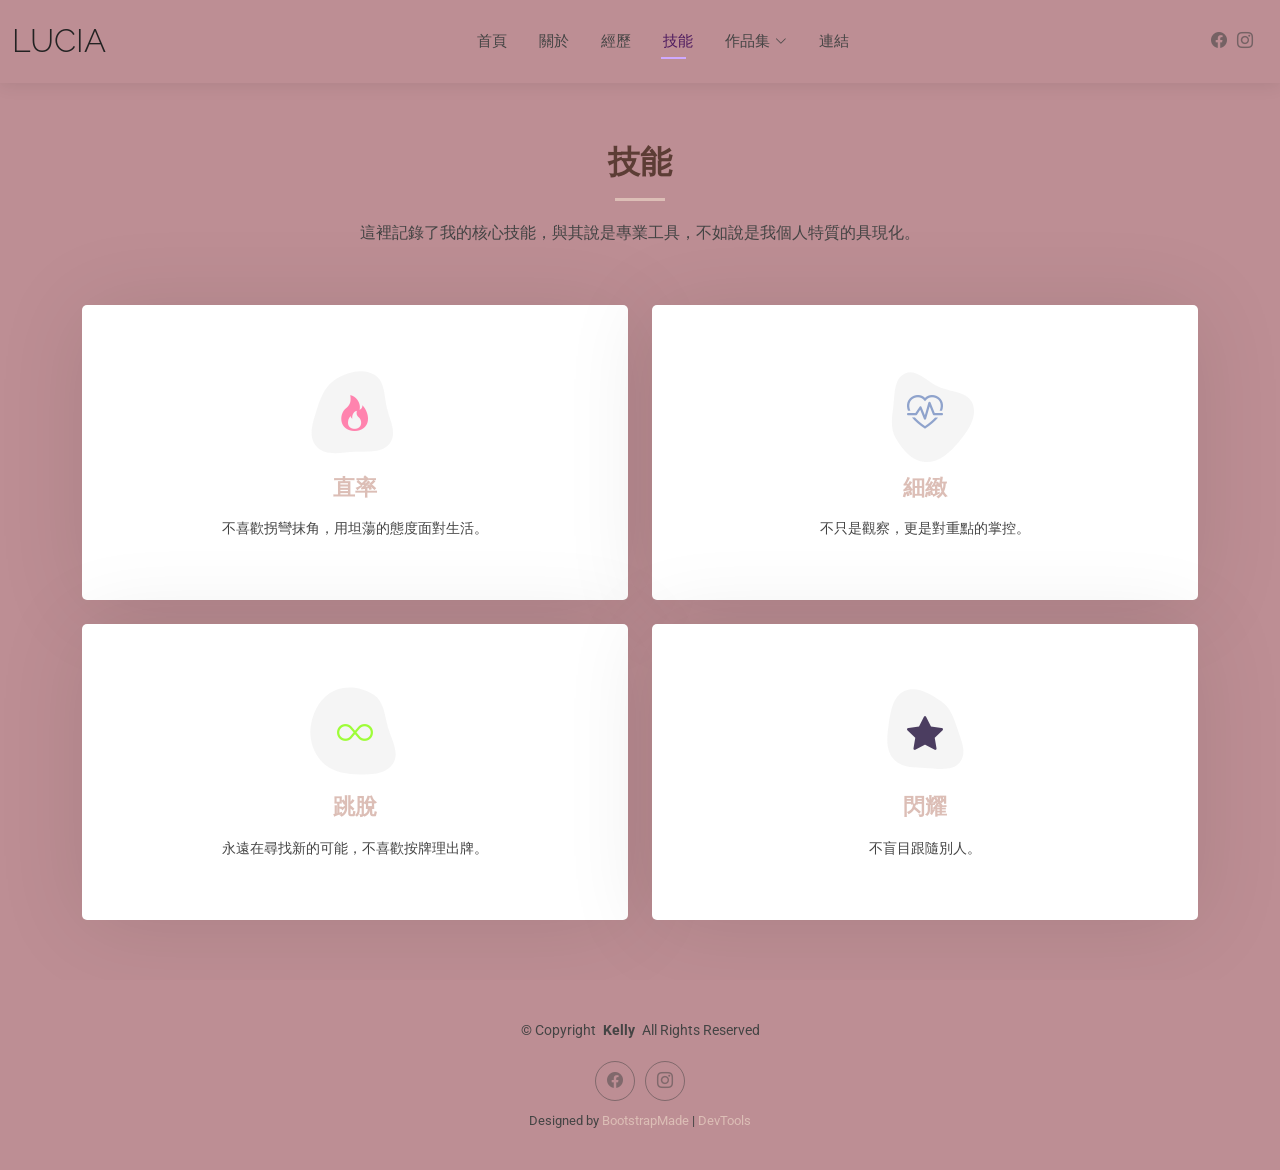
<file: services.html>
<!DOCTYPE html>
<html lang="en">

<head>
  <meta charset="utf-8">
  <meta content="width=device-width, initial-scale=1.0" name="viewport">
  <title>Lucia的網頁</title>
  <meta name="description" content="">
  <meta name="keywords" content="">

  <!-- Favicons -->
  <link href="assets/img/favicon.png" rel="icon">
  <link href="assets/img/apple-touch-icon.png" rel="apple-touch-icon">

  <!-- Fonts -->
  <link href="https://fonts.googleapis.com" rel="preconnect">
  <link href="https://fonts.gstatic.com" rel="preconnect" crossorigin>
  <link href="https://fonts.googleapis.com/css2?family=Roboto:ital,wght@0,100;0,300;0,400;0,500;0,700;0,900;1,100;1,300;1,400;1,500;1,700;1,900&family=Poppins:ital,wght@0,100;0,200;0,300;0,400;0,500;0,600;0,700;0,800;0,900;1,100;1,200;1,300;1,400;1,500;1,600;1,700;1,800;1,900&family=Raleway:ital,wght@0,100;0,200;0,300;0,400;0,500;0,600;0,700;0,800;0,900;1,100;1,200;1,300;1,400;1,500;1,600;1,700;1,800;1,900&display=swap" rel="stylesheet">

  <!-- Vendor CSS Files -->
  <link href="assets/vendor/bootstrap/css/bootstrap.min.css" rel="stylesheet">
  <link href="assets/vendor/bootstrap-icons/bootstrap-icons.css" rel="stylesheet">
  <link href="assets/vendor/aos/aos.css" rel="stylesheet">
  <link href="assets/vendor/swiper/swiper-bundle.min.css" rel="stylesheet">
  <link href="assets/vendor/glightbox/css/glightbox.min.css" rel="stylesheet">

  <!-- Main CSS File -->
  <link href="assets/css/main.css" rel="stylesheet">

  <!-- =======================================================
  * Template Name: Kelly
  * Template URL: https://bootstrapmade.com/kelly-free-bootstrap-cv-resume-html-template/
  * Updated: Aug 07 2024 with Bootstrap v5.3.3
  * Author: BootstrapMade.com
  * License: https://bootstrapmade.com/license/
  ======================================================== -->
</head>

<body class="index-page">

  <header id="header" class="header d-flex align-items-center light-background sticky-top">
    <div class="container-fluid position-relative d-flex align-items-center justify-content-between">

      <a href="index.html" class="logo d-flex align-items-center me-auto me-xl-0">
        <!-- Uncomment the line below if you also wish to use an image logo -->
        <!-- <img src="assets/img/logo.png" alt=""> -->
        <h1 class="sitename">Lucia</h1>
      </a>

      <nav id="navmenu" class="navmenu">
         <ul>
          <li><a href="index.html" >首頁</a></li>
          <li><a href="about.html">關於</a></li>
          <li><a href="resume.html">經歷</a></li>
          <li><a href="services.html"class="active">技能</a></li>
          
           <li class="dropdown"><a href="portfolio.html" ><span>作品集</span> <i class="bi bi-chevron-down toggle-dropdown"></i></a>
             <ul>
              <li><a href="school.html" >校園時光</a></li>
              <li><a href="time.html">時光與她</a></li>
              <!--<li class="dropdown"><a href="#"><span>Deep Dropdown</span> <i class="bi bi-chevron-down toggle-dropdown"></i></a>
                <ul>
                  <li><a href="#">Deep Dropdown 1</a></li>
                  <li><a href="#">Deep Dropdown 2</a></li>
               
                </ul> -->
              </li>
              <li><a href="gravity.html">萬有引力</a></li>
              <!--<li><a href="#">時光與她</a></li>-->
              <!--<li><a href="#">Dropdown 4</a></li>-->
            </ul>
          <li><a href="contact.html">連結</a></li>
        </ul>
        <i class="mobile-nav-toggle d-xl-none bi bi-list"></i>
      </nav>

      <div class="header-social-links">
        
       <a href="https://www.facebook.com/?locale=zh_TW" class="facebook-link" target="_blank"><i class="bi bi-facebook"></i></a>

        <a href="#" class="instagram"><i class="bi bi-instagram"></i></a>
        
      </div>

    </div>
  </header>


  <main class="main">

    <!-- Services Section -->
    <section id="services" class="services section">

      <!-- Section Title -->
      <div class="container section-title" data-aos="fade-up">
        <h2>技能</h2>
        <p>這裡記錄了我的核心技能，與其說是專業工具，不如說是我個人特質的具現化。</p>
      </div><!-- End Section Title -->

      <div class="container">

        <div class="row gy-4">

          <div class="col-lg-6 col-md-6" data-aos="fade-up" data-aos-delay="100">
            <div class="service-item item-cyan position-relative">
              <div class="icon">
                <svg width="100" height="100" viewBox="0 0 600 600" xmlns="http://www.w3.org/2000/svg">
                  <path stroke="none" stroke-width="0" fill="#f5f5f5" d="M300,521.0016835830174C376.1290562159157,517.8887921683347,466.0731472004068,529.7835943286574,510.70327084640275,468.03025145048787C554.3714126377745,407.6079735673963,508.03601936045806,328.9844924480964,491.2728898941984,256.3432110539036C474.5976632858925,184.082847569629,479.9380746630129,96.60480741107993,416.23090153303,58.64404602377083C348.86323505073057,18.502131276798302,261.93793281208167,40.57373210992963,193.5410806939664,78.93577620505333C130.42746243093433,114.334589627462,98.30271207620316,179.96522072025542,76.75703585869454,249.04625023123273C51.97151888228291,328.5150500222984,13.704378332031375,421.85034740162234,66.52175969318436,486.19268352777647C119.04800174914682,550.1803526380478,217.28368757567262,524.383925680826,300,521.0016835830174"></path>
                </svg>
                <i class="bi bi-fire"></i>
              </div>
              <a href="#" class="stretched-link">
                <h3>直率</h3>
              </a>
              <p>不喜歡拐彎抹角，用坦蕩的態度面對生活。</p>
            </div>
          </div><!-- End Service Item -->

          <div class="col-lg-6 col-md-6" data-aos="fade-up" data-aos-delay="200">
            <div class="service-item item-orange position-relative">
              <div class="icon">
                <svg width="100" height="100" viewBox="0 0 600 600" xmlns="http://www.w3.org/2000/svg">
                  <path stroke="none" stroke-width="0" fill="#f5f5f5" d="M300,582.0697525312426C382.5290701553225,586.8405444964366,449.9789794690241,525.3245884688669,502.5850820975895,461.55621195738473C556.606425686781,396.0723002908107,615.8543463187945,314.28637112970534,586.6730223649479,234.56875336149918C558.9533121215079,158.8439757836574,454.9685369536778,164.00468322053177,381.49747125262974,130.76875717737553C312.15926192815925,99.40240125094834,248.97055460311594,18.661163978235184,179.8680185752513,50.54337015887873C110.5421016452524,82.52863877960104,119.82277516462835,180.83849132639028,109.12597500060166,256.43424936330496C100.08760227029461,320.3096726198365,92.17705696193138,384.0621239912766,124.79988738764834,439.7174275375508C164.83382741302287,508.01625554203684,220.96474134820875,577.5009287672846,300,582.0697525312426"></path>
                </svg>
                <i class="bi bi-heart-pulse"></i>
              </div>
              <a href="#" class="stretched-link">
                <h3>細緻</h3>
              </a>
              <p>不只是觀察，更是對重點的掌控。</p>
            </div>
          </div><!-- End Service Item -->

          <div class="col-lg-6 col-md-6" data-aos="fade-up" data-aos-delay="300">
            <div class="service-item item-teal position-relative">
              <div class="icon">
                <svg width="100" height="100" viewBox="0 0 600 600" xmlns="http://www.w3.org/2000/svg">
                  <path stroke="none" stroke-width="0" fill="#f5f5f5" d="M300,541.5067337569781C382.14930387511276,545.0595476570109,479.8736841581634,548.3450877840088,526.4010558755058,480.5488172755941C571.5218469581645,414.80211281144784,517.5187510058486,332.0715597781072,496.52539010469104,255.14436215662573C477.37192572678356,184.95920475031193,473.57363656557914,105.61284051026155,413.0603344069578,65.22779650032875C343.27470386102294,18.654635553484475,251.2091493199835,5.337323636656869,175.0934190732945,40.62881213300186C97.87086631185822,76.43348514350839,51.98124368387456,156.15599469081315,36.44837278890362,239.84606092416172C21.716077023791087,319.22268207091537,43.775223500013084,401.1760424656574,96.891909868211,461.97329694683043C147.22146801428983,519.5804099606455,223.5754009179313,538.201503339737,300,541.5067337569781"></path>
                </svg>
                <i class="bi bi-infinity"></i>
              </div>
              <a href="#" class="stretched-link">
                <h3>跳脫</h3>
              </a>
              <p>永遠在尋找新的可能，不喜歡按牌理出牌。</p>
            </div>
          </div><!-- End Service Item -->

          <div class="col-lg-6 col-md-6" data-aos="fade-up" data-aos-delay="400">
            <div class="service-item item-red position-relative">
              <div class="icon">
                <svg width="100" height="100" viewBox="0 0 600 600" xmlns="http://www.w3.org/2000/svg">
                  <path stroke="none" stroke-width="0" fill="#f5f5f5" d="M300,503.46388370962813C374.79870501325706,506.71871716319447,464.8034551963731,527.1746412648533,510.4981551193396,467.86667711651364C555.9287308511215,408.9015244558933,512.6030010748507,327.5744911775523,490.211057578863,256.5855673507754C471.097692560561,195.9906835881958,447.69079081568157,138.11976852964426,395.19560036434837,102.3242989838813C329.3053358748298,57.3949838291264,248.02791733380457,8.279543830951368,175.87071277845988,42.242879143198664C103.41431057327972,76.34704239035025,93.79494320519305,170.9812938413882,81.28167332365135,250.07896920659033C70.17666984294237,320.27484674793965,64.84698225790005,396.69656628748305,111.28512138212992,450.4950937839243C156.20124167950087,502.5303643271138,231.32542653798444,500.4755392045468,300,503.46388370962813"></path>
                </svg>
                <i class="bi bi-star-fill"></i>
              </div>
              <a href="#" class="stretched-link">
                <h3>閃耀</h3>
              </a>
              <p>不盲目跟隨別人。</p>
              <a href="#" class="stretched-link"></a>
            </div>
          </div><!-- End Service Item -->

          <!--<div class="col-lg-4 col-md-6" data-aos="fade-up" data-aos-delay="500">
            <div class="service-item item-indigo position-relative">
              <div class="icon">
                <svg width="100" height="100" viewBox="0 0 600 600" xmlns="http://www.w3.org/2000/svg">
                  <path stroke="none" stroke-width="0" fill="#f5f5f5" d="M300,532.3542879108572C369.38199826031484,532.3153073249985,429.10787420159085,491.63046689027357,474.5244479745417,439.17860296908856C522.8885846962883,383.3225815378663,569.1668002868075,314.3205725914397,550.7432151929288,242.7694973846089C532.6665558377875,172.5657663291529,456.2379748765914,142.6223662098291,390.3689995646985,112.34683881706744C326.66090330228417,83.06452184765237,258.84405631176094,53.51806209861945,193.32584062364296,78.48882559362697C121.61183558270385,105.82097193414197,62.805066853699245,167.19869350419734,48.57481801355237,242.6138429142374C34.843463184063346,315.3850353017275,76.69343916112496,383.4422959591041,125.22947124332185,439.3748458443577C170.7312796277747,491.8107796887764,230.57421082200815,532.3932930995766,300,532.3542879108572"></path>
                </svg>
                <i class="bi bi-calendar4-week icon"></i>
              </div>
              <a href="#" class="stretched-link">
                <h3>Velit Doloremque</h3>
              </a>
              <p>Cumque et suscipit saepe. Est maiores autem enim facilis ut aut ipsam corporis aut. Sed animi at autem alias eius labore.</p>
              <a href="#" class="stretched-link"></a>
            </div>-->
          </div><!-- End Service Item -->

         <!-- <div class="col-lg-4 col-md-6" data-aos="fade-up" data-aos-delay="600">
            <div class="service-item item-pink position-relative">
              <div class="icon">
                <svg width="100" height="100" viewBox="0 0 600 600" xmlns="http://www.w3.org/2000/svg">
                  <path stroke="none" stroke-width="0" fill="#f5f5f5" d="M300,566.797414625762C385.7384707136149,576.1784315230908,478.7894351017131,552.8928747891023,531.9192734346935,484.94944893311C584.6109503024035,417.5663521118492,582.489472248146,322.67544863468447,553.9536738515405,242.03673114598146C529.1557734026468,171.96086150256528,465.24506316201064,127.66468636344209,395.9583748389544,100.7403814666027C334.2173773831606,76.7482773500951,269.4350130405921,84.62216499799875,207.1952322260088,107.2889140133804C132.92018162631612,134.33871894543012,41.79353780512637,160.00259165414826,22.644507872594943,236.69541883565114C3.319112789854554,314.0945973066697,72.72355303640163,379.243833228382,124.04198916343866,440.3218312028393C172.9286146004772,498.5055451809895,224.45579914871206,558.5317968840102,300,566.797414625762"></path>
                </svg>
                <i class="bi bi-chat-square-text"></i>
              </div>
              <a href="#" class="stretched-link">
                <h3>Dolori Architecto</h3>
              </a>
              <p>Hic molestias ea quibusdam eos. Fugiat enim doloremque aut neque non et debitis iure. Corrupti recusandae ducimus enim.</p>
              <a href="#" class="stretched-link"></a>
            </div>-->
          </div><!-- End Service Item -->  

        </div>

      </div>

    </section><!-- /Services Section -->

  </main>

  <footer id="footer" class="footer light-background">

    <div class="container">
      <div class="copyright text-center ">
        <p>© <span>Copyright</span> <strong class="px-1 sitename">Kelly</strong> <span>All Rights Reserved<br></span></p>
      </div>
      <div class="social-links d-flex justify-content-center">
        <a href="https://www.facebook.com" target="_blank"><i class="bi bi-facebook"></i></a>
        <a href="https://www.instagram.com" target="_blank"><i class="bi bi-instagram"></i></a>
      
      </div>
      <div class="credits">
        <!-- All the links in the footer should remain intact. -->
        <!-- You can delete the links only if you've purchased the pro version. -->
        <!-- Licensing information: https://bootstrapmade.com/license/ -->
        <!-- Purchase the pro version with working PHP/AJAX contact form: [buy-url] -->
        Designed by <a href="https://bootstrapmade.com/">BootstrapMade</a> | <a href="https://bootstrapmade.com/tools/">DevTools</a>
      </div>
    </div>

  </footer>

  <!-- Scroll Top -->
  <a href="#" id="scroll-top" class="scroll-top d-flex align-items-center justify-content-center"><i class="bi bi-arrow-up-short"></i></a>

  <!-- Preloader -->
  <div id="preloader"></div>

  <!-- Vendor JS Files -->
  <script src="assets/vendor/bootstrap/js/bootstrap.bundle.min.js"></script>
  <script src="assets/vendor/php-email-form/validate.js"></script>
  <script src="assets/vendor/aos/aos.js"></script>
  <script src="assets/vendor/waypoints/noframework.waypoints.js"></script>
  <script src="assets/vendor/purecounter/purecounter_vanilla.js"></script>
  <script src="assets/vendor/swiper/swiper-bundle.min.js"></script>
  <script src="assets/vendor/glightbox/js/glightbox.min.js"></script>
  <script src="assets/vendor/imagesloaded/imagesloaded.pkgd.min.js"></script>
  <script src="assets/vendor/isotope-layout/isotope.pkgd.min.js"></script>

  <!-- Main JS File -->
  <script src="assets/js/main.js"></script>

</body>

</html>
</file>
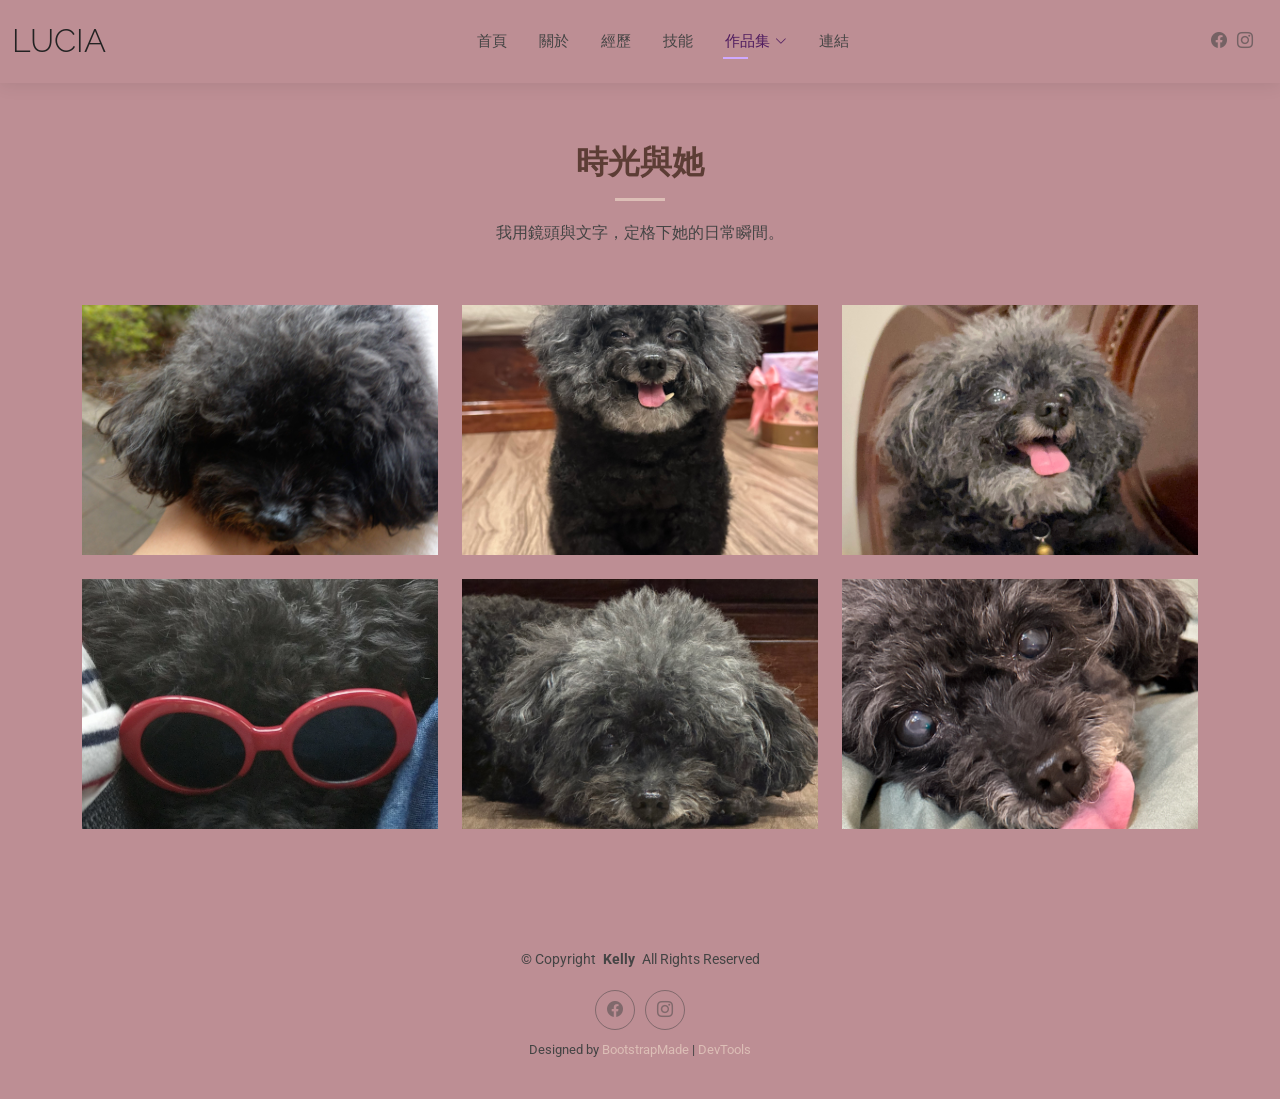
<file: time.html>
<!DOCTYPE html>
<html lang="zh-Hant">

<head>
  <meta charset="utf-8">
  <meta content="width=device-width, initial-scale=1.0" name="viewport">
  <title>Lucia的網頁</title>
  <meta name="description" content="">
  <meta name="keywords" content="">

  <!-- Favicons -->
  <link href="assets/img/favicon.png" rel="icon">
  <link href="assets/img/apple-touch-icon.png" rel="apple-touch-icon">

  <!-- Fonts -->
  <link href="https://fonts.googleapis.com" rel="preconnect">
  <link href="https://fonts.gstatic.com" rel="preconnect" crossorigin>
  <link href="https://fonts.googleapis.com/css2?family=Roboto:ital,wght@0,100;0,300;0,400;0,500;0,700;0,900;1,100;1,300;1,400;1,500;1,700;1,900&family=Poppins:ital,wght@0,100;0,200;0,300;0,400;0,500;0,600;0,700;0,800;0,900;1,100;1,200;1,300;1,400;1,500;1,600;1,700;1,800;1,900&family=Raleway:ital,wght@0,100;0,200;0,300;0,400;0,500;0,600;0,700;0,800;0,900;1,100;1,200;1,300;1,400;1,500;1,600;1,700;1,800;1,900&display=swap" rel="stylesheet">

  <!-- Vendor CSS Files -->
  <link href="assets/vendor/bootstrap/css/bootstrap.min.css" rel="stylesheet">
  <link href="assets/vendor/bootstrap-icons/bootstrap-icons.css" rel="stylesheet">
  <link href="assets/vendor/aos/aos.css" rel="stylesheet">
  <link href="assets/vendor/swiper/swiper-bundle.min.css" rel="stylesheet">
  <link href="assets/vendor/glightbox/css/glightbox.min.css" rel="stylesheet">

  <!-- Main CSS File -->
  <link href="assets/css/main.css" rel="stylesheet">

  <!-- =======================================================
  * Template Name: Kelly
  * Template URL: https://bootstrapmade.com/kelly-free-bootstrap-cv-resume-html-template/
  * Updated: Aug 07 2024 with Bootstrap v5.3.3
  * Author: BootstrapMade.com
  * License: https://bootstrapmade.com/license/
  ======================================================== -->
</head>

<body class="index-page">

  <header id="header" class="header d-flex align-items-center light-background sticky-top">
    <div class="container-fluid position-relative d-flex align-items-center justify-content-between">

      <a href="index.html" class="logo d-flex align-items-center me-auto me-xl-0">
        <!-- Uncomment the line below if you also wish to use an image logo -->
        <!-- <img src="assets/img/logo.png" alt=""> -->
        <h1 class="sitename">Lucia</h1>
      </a>

      <nav id="navmenu" class="navmenu">
        <ul>
          <li><a href="index.html">首頁</a></li>
          <li><a href="about.html">關於</a></li>
          <li><a href="resume.html">經歷</a></li>
          <li><a href="services.html">技能</a></li>
          
          <li class="dropdown"><a href="portfolio.html" class="active"><span>作品集</span> <i class="bi bi-chevron-down toggle-dropdown"></i></a>
             <ul>
              <li><a href="school.html" >校園時光</a></li>
              <li><a href="time.html"class="active">時光與她</a></li>
              <!--<li class="dropdown"><a href="#"><span>Deep Dropdown</span> <i class="bi bi-chevron-down toggle-dropdown"></i></a>
                <ul>
                  <li><a href="#">Deep Dropdown 1</a></li>
                  <li><a href="#">Deep Dropdown 2</a></li>
               
                </ul> -->
              </li>
              <li><a href="gravity.html">萬有引力</a></li>
              <!--<li><a href="#">時光與她</a></li>-->
              <!--<li><a href="#">Dropdown 4</a></li>-->
            </ul>
          <li><a href="contact.html">連結</a></li>
        </ul>
        <i class="mobile-nav-toggle d-xl-none bi bi-list"></i>
      </nav>

      <div class="header-social-links">
        
       <a href="https://www.facebook.com/?locale=zh_TW" class="facebook-link" target="_blank"><i class="bi bi-facebook"></i></a>

        <a href="#" class="instagram"><i class="bi bi-instagram"></i></a>
        
      </div>

    </div>
  </header>


  <main class="main">

    <!-- Portfolio Section -->
    <section id="portfolio" class="portfolio section">

      <!-- Section Title -->
      <div class="container section-title" data-aos="fade-up">
        <h2>時光與她</h2>
        <p>我用鏡頭與文字，定格下她的日常瞬間。</p>
      </div><!-- End Section Title -->

      <div class="container">

        <div class="isotope-layout" data-default-filter="*" data-layout="masonry" data-sort="original-order">

          <ul class="portfolio-filters isotope-filters" data-aos="fade-up" data-aos-delay="100">
            <!--data-filter="*" class="filter-active">All</li>
            <li data-filter=".filter-app">個人</li>
            <li data-filter=".filter-product">雙人</li>
            <li data-filter=".filter-branding">團體</li>--
          </ul><!-- End Portfolio Filters -->

          <div class="row gy-4 isotope-container" data-aos="fade-up" data-aos-delay="200">

            <div class="col-lg-4 col-md-6 portfolio-item isotope-item filter-branding">
              <img src="assets/img/time/photo1.jpg" class="img-fluid" alt="韓國交換">
              <div class="portfolio-info">
                <h4>妞妞2017</h4>
                <p></p>
                <a href="assets/img/time/photo1.jpg" title="App 1" data-gallery="portfolio-gallery-app" class="glightbox preview-link"><i class="bi bi-zoom-in"></i></a>
                <!--<a href="portfolio-details.html" title="More Details" class="details-link"><i class="bi bi-link-45deg"></i></a> -->
              </div>
            </div><!-- End Portfolio Item -->

            <div class="col-lg-4 col-md-6 portfolio-item isotope-item filter-branding">
              <img src="assets/img/time/photo2.jpg" class="img-fluid" alt="畢業照">
              <div class="portfolio-info">
                <h4>妞妞2018</h4>
                <p></p>
                <a href="assets/img/time/photo2.jpg" title="Branding 1" data-gallery="portfolio-gallery-branding" class="glightbox preview-link"><i class="bi bi-zoom-in"></i></a>
                <!--<a href="portfolio-details.html" title="More Details" class="details-link"><i class="bi bi-link-45deg"></i></a>-->
              </div>
            </div><!-- End Portfolio Item -->

            <div class="col-lg-4 col-md-6 portfolio-item isotope-item filter-product">
              <img src="assets/img/time/photo3.jpg" class="img-fluid" alt="畢業照">
              <div class="portfolio-info">
                <h4>妞妞2019</h4>
                <p></p>
                <a href="assets/img/time/photo3.jpg" title="Product 1" data-gallery="portfolio-gallery-product" class="glightbox preview-link"><i class="bi bi-zoom-in"></i></a>
               <!-- <a href="portfolio-details.html" title="More Details" class="details-link"><i class="bi bi-link-45deg"></i></a>-->
              </div>
            </div><!-- End Portfolio Item -->

            <div class="col-lg-4 col-md-6 portfolio-item isotope-item filter-product">
              <img src="assets/img/time/photo4.jpg" class="img-fluid" alt="畢業照">
              <div class="portfolio-info">
                <h4>妞妞2026</h4>
                <p></p>
                <a href="assets/img/time/photo4.jpg" title="Product 2" data-gallery="portfolio-gallery-product" class="glightbox preview-link"><i class="bi bi-zoom-in"></i></a>
                <!--<a href="portfolio-details.html" title="More Details" class="details-link"><i class="bi bi-link-45deg"></i></a>-->
              </div>
            </div><!-- End Portfolio Item -->

            <div class="col-lg-4 col-md-6 portfolio-item isotope-item filter-branding">
              <img src="assets/img/time/photo5.jpg" class="img-fluid" alt="籃球">
              <div class="portfolio-info">
                <h4>妞妞2025</h4>
                <p></p>
                <a href="assets/img/time/photo5.jpg" title="Branding 2" data-gallery="portfolio-gallery-branding" class="glightbox preview-link"><i class="bi bi-zoom-in"></i></a>
                <!--<a href="portfolio-details.html" title="More Details" class="details-link"><i class="bi bi-link-45deg"></i></a>-->
              </div>
            </div><!-- End Portfolio Item -->

            <div class="col-lg-4 col-md-6 portfolio-item isotope-item filter-branding">
              <img src="assets/img/time/photo6.jpg" class="img-fluid" alt="畢業典禮">
              <div class="portfolio-info">
                <h4>妞妞2026</h4>
                <p></p>
                <a href="assets/img/time/photo6.jpg" title="Branding 3" data-gallery="portfolio-gallery-branding" class="glightbox preview-link"><i class="bi bi-zoom-in"></i></a>
                <a href="portfolio-details.html" title="More Details" class="details-link"><i class="bi bi-link-45deg"></i></a>
              </div>
            </div><!-- End Portfolio Item -->
            </div><!-- End Portfolio Container -->

        </div>

      </div>

    </section><!-- /Portfolio Section -->

  </main>

  <footer id="footer" class="footer light-background">

    <div class="container">
      <div class="copyright text-center ">
        <p>© <span>Copyright</span> <strong class="px-1 sitename">Kelly</strong> <span>All Rights Reserved<br></span></p>
      </div>
      <div class="social-links d-flex justify-content-center">
        <a href="https://www.facebook.com" target="_blank"><i class="bi bi-facebook"></i></a>
        <a href="https://www.instagram.com" target="_blank"><i class="bi bi-instagram"></i></a>
      
      </div>
      <div class="credits">
        <!-- All the links in the footer should remain intact. -->
        <!-- You can delete the links only if you've purchased the pro version. -->
        <!-- Licensing information: https://bootstrapmade.com/license/ -->
        <!-- Purchase the pro version with working PHP/AJAX contact form: [buy-url] -->
        Designed by <a href="https://bootstrapmade.com/">BootstrapMade</a> | <a href="https://bootstrapmade.com/tools/">DevTools</a>
      </div>
    </div>

  </footer>

  <!-- Scroll Top -->
  <a href="#" id="scroll-top" class="scroll-top d-flex align-items-center justify-content-center"><i class="bi bi-arrow-up-short"></i></a>

  <!-- Preloader -->
  <div id="preloader"></div>

  <!-- Vendor JS Files -->
  <script src="assets/vendor/bootstrap/js/bootstrap.bundle.min.js"></script>
  <script src="assets/vendor/php-email-form/validate.js"></script>
  <script src="assets/vendor/aos/aos.js"></script>
  <script src="assets/vendor/waypoints/noframework.waypoints.js"></script>
  <script src="assets/vendor/purecounter/purecounter_vanilla.js"></script>
  <script src="assets/vendor/swiper/swiper-bundle.min.js"></script>
  <script src="assets/vendor/glightbox/js/glightbox.min.js"></script>
  <script src="assets/vendor/imagesloaded/imagesloaded.pkgd.min.js"></script>
  <script src="assets/vendor/isotope-layout/isotope.pkgd.min.js"></script>

  <!-- Main JS File -->
  <script src="assets/js/main.js"></script>

</body>

</html>
</file>
<file: assets/css/main.css>
/**
* Template Name: Kelly
* Template URL: https://bootstrapmade.com/kelly-free-bootstrap-cv-resume-html-template/
* Updated: Aug 07 2024 with Bootstrap v5.3.3
* Author: BootstrapMade.com
* License: https://bootstrapmade.com/license/
*/

/*--------------------------------------------------------------
# Font & Color Variables
# Help: https://bootstrapmade.com/color-system/
--------------------------------------------------------------*/
/* Fonts */
:root {
  --default-font: "Roboto",  system-ui, -apple-system, "Segoe UI", Roboto, "Helvetica Neue", Arial, "Noto Sans", "Liberation Sans", sans-serif, "Apple Color Emoji", "Segoe UI Emoji", "Segoe UI Symbol", "Noto Color Emoji";
  --heading-font: "Raleway",  sans-serif;
  --nav-font: "Poppins",  sans-serif;
}

/* Global Colors - The following color variables are used throughout the website. Updating them here will change the color scheme of the entire website */
:root { 
  --background-color: #bd8e94; /* Background color for the entire website, including individual sections */
  --default-color: #444444; /* Default color used for the majority of the text content across the entire website */
  --heading-color: #222222; /* Color for headings, subheadings and title throughout the website */
  --accent-color: #DCBEB6; /* Accent color that represents your brand on the website. It's used for buttons, links, and other elements that need to stand out */
  --surface-color: #ffffff; /* The surface color is used as a background of boxed elements within sections, such as cards, icon boxes, or other elements that require a visual separation from the global background. */
  --contrast-color: #ffffff; /* Contrast color for text, ensuring readability against backgrounds of accent, heading, or default colors. */
}

/* Nav Menu Colors - The following color variables are used specifically for the navigation menu. They are separate from the global colors to allow for more customization options */
:root {
  --nav-color: #444444;  /* The default color of the main navmenu links */
  --nav-hover-color: #cfa9ff; /* Applied to main navmenu links when they are hovered over or active */
  --nav-mobile-background-color: #ffffff; /* Used as the background color for mobile navigation menu */
  --nav-dropdown-background-color: #ffffff; /* Used as the background color for dropdown items that appear when hovering over primary navigation items */
  --nav-dropdown-color: #444444; /* Used for navigation links of the dropdown items in the navigation menu. */
  --nav-dropdown-hover-color: #34b7a7; /* Similar to --nav-hover-color, this color is applied to dropdown navigation links when they are hovered over. */
}

/* Color Presets - These classes override global colors when applied to any section or element, providing reuse of the sam color scheme. */

.light-background {
  --background-color: #e9e8e;
  --surface-color: #ffffff;
}

.dark-background {
  --background-color: #060606;
  --default-color: #ffffff;
  --heading-color: #ffffff;
  --surface-color: #252525;
  --contrast-color: #ffffff;
}

/* Smooth scroll */
:root {
  scroll-behavior: smooth;
}

/*--------------------------------------------------------------
# General Styling & Shared Classes
--------------------------------------------------------------*/
body {
  color: var(--default-color);
  background-color: var(--background-color);
  font-family: var(--default-font);
}

a {
  color: var(--accent-color);
  text-decoration: none;
  transition: 0.3s;
}

a:hover {
  color: color-mix(in srgb, var(--accent-color), transparent 25%);
  text-decoration: none;
}

h1,
.index-page h2 {
    color: #8b3636;
    font-family: "Raleway", sans-serif;
}
.section-title h2 {
    color: #5C3D35;
    font-family: "Raleway", sans-serif;
    }
h2 
h3,
h4,
h5,
h6 {
  color: var(--heading-color);
  font-family: var(--heading-font);
}

/* PHP Email Form Messages
------------------------------*/
.php-email-form .error-message {display: none !important;
  visibility: hidden !important; /* 隱藏元素 */
  opacity: 0 !important;          /* 變成完全透明 */
  height: 0 !important;           /* 高度歸零 */
  padding: 0 !important;          /* 內邊距歸零（消滅紅色大區塊） */
  margin: 0 !important;           /* 外邊距歸零 */
  border: none !important;        /* 拔掉任何邊框 */
  font-size: 0 !important;        /* 字體縮小到不見 */
}

.php-email-form .sent-message {
  display: none;
  color: #ffffff;
  background: #059652;
  text-align: center;
  padding: 15px;
  margin-bottom: 24px;
  font-weight: 600;
}

.php-email-form .loading {
  display: none;
  background: var(--surface-color);
  text-align: center;
  padding: 15px;
  margin-bottom: 24px;
}

.php-email-form .loading:before {
  content: "";
  display: inline-block;
  border-radius: 50%;
  width: 24px;
  height: 24px;
  margin: 0 10px -6px 0;
  border: 3px solid var(--accent-color);
  border-top-color: var(--surface-color);
  animation: php-email-form-loading 1s linear infinite;
}

@keyframes php-email-form-loading {
  0% {
    transform: rotate(0deg);
  }

  100% {
    transform: rotate(360deg);
  }
}

/*--------------------------------------------------------------
# Global Header
--------------------------------------------------------------*/
.header {
  color: var(--default-color);
  background-color: var(--background-color);
  padding: 15px 0;
  transition: all 0.5s;
  z-index: 997;
  box-shadow: 0px 0 18px rgba(0, 0, 0, 0.1);
}

.header .logo {
  line-height: 1;
}

.header .logo img {
  max-height: 36px;
  margin-right: 8px;
}

.header .logo h1 {
  font-size: 32px;
  margin: 0;
  font-weight: 300;
  text-transform: uppercase;
  color: var(--heading-color);
}

.header .header-social-links {
  padding-right: 15px;
}

.header .header-social-links a {
  color: color-mix(in srgb, var(--default-color), transparent 40%);
  padding-left: 6px;
  display: inline-block;
  transition: 0.3s;
  font-size: 16px;
}

.header .header-social-links a:hover {
  color: var(--accent-color);
}

.header .header-social-links a i {
  line-height: 0px;
}

@media (max-width: 1200px) {
  .header .logo {
    order: 1;
  }

  .header .header-social-links {
    order: 2;
  }

  .header .navmenu {
    order: 3;
  }
}

/*--------------------------------------------------------------
# Navigation Menu
--------------------------------------------------------------*/
/* Desktop Navigation */
@media (min-width: 1200px) {
  .navmenu {
    padding: 0;
  }

  .navmenu ul {
    margin: 0;
    padding: 0;
    display: flex;
    list-style: none;
    align-items: center;
  }

  .navmenu li {
    position: relative;
  }

  .navmenu>ul>li {
    white-space: nowrap;
    padding: 15px 14px;
  }

  .navmenu>ul>li:last-child {
    padding-right: 0;
  }

  .navmenu a,
  .navmenu a:focus {
    color: var(--nav-color);
    font-size: 15px;
    padding: 0 2px;
    font-family: var(--nav-font);
    font-weight: 400;
    display: flex;
    align-items: center;
    justify-content: space-between;
    white-space: nowrap;
    transition: 0.3s;
    position: relative;
  }

  .navmenu a i,
  .navmenu a:focus i {
    font-size: 12px;
    line-height: 0;
    margin-left: 5px;
    transition: 0.3s;
  }

  .navmenu>ul>li>a:before {
    content: "";
    position: absolute;
    height: 2px;
    bottom: -6px;
    left: 0;
    background-color: var(--nav-hover-color);
    visibility: hidden;
    width: 0px;
    transition: all 0.3s ease-in-out 0s;
  }

  .navmenu a:hover:before,
  .navmenu li:hover>a:before,
  .navmenu .active:before {
    visibility: visible;
    width: 25px;
  }

  .navmenu li:hover>a,
  .navmenu .active,
  .navmenu .active:focus {
    color: #4e1b5f
  }

  .navmenu .dropdown ul {
    margin: 0;
    padding: 10px 0;
    background: var(--nav-dropdown-background-color);
    display: block;
    position: absolute;
    visibility: hidden;
    left: 14px;
    top: 130%;
    opacity: 0;
    transition: 0.3s;
    border-radius: 4px;
    z-index: 99;
    box-shadow: 0px 0px 30px rgba(0, 0, 0, 0.1);
  }

  .navmenu .dropdown ul li {
    min-width: 200px;
  }

  .navmenu .dropdown ul a {
    padding: 10px 20px;
    font-size: 15px;
    text-transform: none;
    color: var(--nav-dropdown-color);
  }

  .navmenu .dropdown ul a i {
    font-size: 12px;
  }

  .navmenu .dropdown ul a:hover,
  .navmenu .dropdown ul .active:hover,
  .navmenu .dropdown ul li:hover>a {
    color: var(--nav-dropdown-hover-color);
  }

  .navmenu .dropdown:hover>ul {
    opacity: 1;
    top: 100%;
    visibility: visible;
  }

  .navmenu .dropdown .dropdown ul {
    top: 0;
    left: -90%;
    visibility: hidden;
  }

  .navmenu .dropdown .dropdown:hover>ul {
    opacity: 1;
    top: 0;
    left: -100%;
    visibility: visible;
  }
}

/* Mobile Navigation */
@media (max-width: 1199px) {
  .mobile-nav-toggle {
    color: var(--nav-color);
    font-size: 28px;
    line-height: 0;
    margin-right: 10px;
    cursor: pointer;
    transition: color 0.3s;
  }

  .navmenu {
    padding: 0;
    z-index: 9997;
  }

  .navmenu ul {
    display: none;
    list-style: none;
    position: absolute;
    inset: 60px 20px 20px 20px;
    padding: 10px 0;
    margin: 0;
    border-radius: 6px;
    background-color: var(--nav-mobile-background-color);
    border: 1px solid color-mix(in srgb, var(--default-color), transparent 90%);
    box-shadow: none;
    overflow-y: auto;
    transition: 0.3s;
    z-index: 9998;
  }

  .navmenu a,
  .navmenu a:focus {
    color: var(--nav-dropdown-color);
    padding: 10px 20px;
    font-family: var(--nav-font);
    font-size: 17px;
    font-weight: 500;
    display: flex;
    align-items: center;
    justify-content: space-between;
    white-space: nowrap;
    transition: 0.3s;
  }

  .navmenu a i,
  .navmenu a:focus i {
    font-size: 12px;
    line-height: 0;
    margin-left: 5px;
    width: 30px;
    height: 30px;
    display: flex;
    align-items: center;
    justify-content: center;
    border-radius: 50%;
    transition: 0.3s;
    background-color: color-mix(in srgb, var(--accent-color), transparent 90%);
  }

  .navmenu a i:hover,
  .navmenu a:focus i:hover {
    background-color: var(--accent-color);
    color: var(--contrast-color);
  }

  .navmenu a:hover,
  .navmenu .active,
  .navmenu .active:focus {
    color: #807185;
  }

  .navmenu .active i,
  .navmenu .active:focus i {
    background-color: var(--accent-color);
    color: var(--contrast-color);
    transform: rotate(180deg);
  }

  .navmenu .dropdown ul {
    position: static;
    display: none;
    z-index: 99;
    padding: 10px 0;
    margin: 10px 20px;
    background-color: var(--nav-dropdown-background-color);
    transition: all 0.5s ease-in-out;
  }

  .navmenu .dropdown ul ul {
    background-color: rgba(33, 37, 41, 0.1);
  }

  .navmenu .dropdown>.dropdown-active {
    display: block;
    background-color: rgba(33, 37, 41, 0.03);
  }

  .mobile-nav-active {
    overflow: hidden;
  }

  .mobile-nav-active .mobile-nav-toggle {
    color: #fff;
    position: absolute;
    font-size: 32px;
    top: 15px;
    right: 15px;
    margin-right: 0;
    z-index: 9999;
  }

  .mobile-nav-active .navmenu {
    position: fixed;
    overflow: hidden;
    inset: 0;
    background: rgba(33, 37, 41, 0.8);
    transition: 0.3s;
  }

  .mobile-nav-active .navmenu>ul {
    display: block;
  }
}

/*--------------------------------------------------------------
# Global Footer
--------------------------------------------------------------*/
.footer {
  color: var(--default-color);
  background-color: var(--background-color);
  font-size: 14px;
  padding: 40px 0;
  position: relative;
}

.footer .copyright p {
  margin-bottom: 0;
}

.footer .social-links {
  margin-top: 20px;
}

.footer .social-links a {
  display: flex;
  align-items: center;
  justify-content: center;
  width: 40px;
  height: 40px;
  border-radius: 50%;
  border: 1px solid color-mix(in srgb, var(--default-color), transparent 50%);
  font-size: 16px;
  color: color-mix(in srgb, var(--default-color), transparent 50%);
  margin: 0 5px;
  transition: 0.3s;
}

.footer .social-links a:hover {
  color: var(--accent-color);
  border-color: var(--accent-color);
}

.footer .credits {
  margin-top: 10px;
  font-size: 13px;
  text-align: center;
}

/*--------------------------------------------------------------
# Preloader
--------------------------------------------------------------*/
#preloader {
  position: fixed;
  inset: 0;
  z-index: 9999;
  overflow: hidden;
  background-color: var(--background-color);
  transition: all 0.6s ease-out;
  width: 100%;
  height: 100vh;
}

#preloader:before,
#preloader:after {
  content: "";
  position: absolute;
  border: 4px solid var(--accent-color);
  border-radius: 50%;
  animation: animate-preloader 2s cubic-bezier(0, 0.2, 0.8, 1) infinite;
}

#preloader:after {
  animation-delay: -0.5s;
}

@keyframes animate-preloader {
  0% {
    width: 10px;
    height: 10px;
    top: calc(50% - 5px);
    left: calc(50% - 5px);
    opacity: 1;
  }

  100% {
    width: 72px;
    height: 72px;
    top: calc(50% - 36px);
    left: calc(50% - 36px);
    opacity: 0;
  }
}

/*--------------------------------------------------------------
# Scroll Top Button
--------------------------------------------------------------*/
.scroll-top {
  position: fixed;
  visibility: hidden;
  opacity: 0;
  right: 15px;
  bottom: -15px;
  z-index: 99999;
  background-color: var(--accent-color);
  width: 44px;
  height: 44px;
  border-radius: 50px;
  transition: all 0.4s;
}

.scroll-top i {
  font-size: 24px;
  color: var(--contrast-color);
  line-height: 0;
}

.scroll-top:hover {
  background-color: color-mix(in srgb, var(--accent-color), transparent 20%);
  color: var(--contrast-color);
}

.scroll-top.active {
  visibility: visible;
  opacity: 1;
  bottom: 15px;
}

/*--------------------------------------------------------------
# Disable aos animation delay on mobile devices
--------------------------------------------------------------*/
@media screen and (max-width: 768px) {
  [data-aos-delay] {
    transition-delay: 0 !important;
  }
}

/*--------------------------------------------------------------
# Global Page Titles & Breadcrumbs
--------------------------------------------------------------*/
.page-title {
  color: var(--default-color);
  background-color: var(--background-color);
  padding: 25px 0;
  position: relative;
  border-bottom: 1px solid color-mix(in srgb, var(--default-color), transparent 85%);
}

.page-title h1 {
  font-size: 24px;
  font-weight: 400;
}

.page-title .breadcrumbs ol {
  display: flex;
  flex-wrap: wrap;
  list-style: none;
  padding: 0;
  margin: 0;
  font-size: 14px;
  font-weight: 400;
}

.page-title .breadcrumbs ol li+li {
  padding-left: 10px;
}

.page-title .breadcrumbs ol li+li::before {
  content: "/";
  display: inline-block;
  padding-right: 10px;
  color: color-mix(in srgb, var(--default-color), transparent 70%);
}

/*--------------------------------------------------------------
# Global Sections
--------------------------------------------------------------*/
section,
.section {
  color: var(--default-color);
  background-color: var(--background-color);
  padding: 60px 0;
  scroll-margin-top: 100px;
  overflow: clip;
}

@media (max-width: 1199px) {

  section,
  .section {
    scroll-margin-top: 66px;
  }
}

/*--------------------------------------------------------------
# Global Section Titles
--------------------------------------------------------------*/
.section-title {
  text-align: center;
  padding-bottom: 60px;
  position: relative;
}

.section-title h2 {
  font-size: 32px;
  font-weight: 700;
  margin-bottom: 20px;
  padding-bottom: 20px;
  position: relative;
}

.section-title h2:after {
  content: "";
  position: absolute;
  display: block;
  width: 50px;
  height: 3px;
  background: var(--accent-color);
  left: 0;
  right: 0;
  bottom: 0;
  margin: auto;
}

.section-title p {
  margin-bottom: 0;
}

/*--------------------------------------------------------------
# Hero Section
--------------------------------------------------------------*/
.hero {
  width: 100%;
  min-height: calc(100vh - 82px);
  position: relative;
  padding: 80px 0;
  display: flex;
  align-items: center;
  justify-content: center;
}

@media (max-width: 1200px) {
  .hero {
    min-height: calc(100vh - 68px);
  }
}

.hero img {
  position: absolute;
  inset: 0;
  display: block;
  width: 100%;
  height: 100%;
  object-fit: cover;
  z-index: 1;
}

.hero .container {
  position: relative;
  z-index: 3;
}

.hero h2 {
  margin: 0;
  font-size: 48px;
  font-weight: 700;
}

.hero p {
  margin: 10px 0 0 0;
  font-size: 24px;
  color: #8A4F43;
}

.hero .btn-get-started {
  color: #665355;
  background: #DCBEB6;
  font-family: var(--heading-font);
  text-transform: uppercase;
  font-weight: 600;
  font-size: 12px;
  letter-spacing: 1px;
  display: inline-block;
  padding: 12px 40px;
  border-radius: 50px;
  transition: 0.5s;
  margin-top: 30px;
}

.hero .btn-get-started:hover {
  background: rgba(255, 255, 255, 0.8); 
  color: #000000;
}

@media (max-width: 768px) {
  .hero h2 {
    font-size: 32px;
  }

  .hero p {
    font-size: 18px;
  }
}

/*--------------------------------------------------------------
# About Section
--------------------------------------------------------------*/
.about .content h2 {
  font-weight: 700;
  font-size: 24px;
}

.about .content ul {
  list-style: none;
  padding: 0;
}

.about .content ul li {
  margin-bottom: 20px;
  display: flex;
  align-items: center;
}

.about .content ul strong {
  margin-right: 10px;
}

.about .content ul i {
  font-size: 16px;
  margin-right: 5px;
  color: var(--accent-color);
  line-height: 0;
}

/*--------------------------------------------------------------
# Skills Section
--------------------------------------------------------------*/
.skills .progress {
  height: 60px;
  display: block;
  background: none;
  border-radius: 0;
}

.skills .progress .skill {
  color: var(--heading-color);
  padding: 0;
  margin: 0 0 6px 0;
  text-transform: uppercase;
  display: block;
  font-weight: 600;
  font-family: var(--heading-font);
}

.skills .progress .skill .val {
  float: right;
  font-style: normal;
}

.skills .progress-bar-wrap {
  background: color-mix(in srgb, var(--default-color), transparent 90%);
  height: 10px;
}

.skills .progress-bar {
  width: 1px;
  height: 10px;
  transition: 0.9s;
  background-color: var(--accent-color);
}

/*--------------------------------------------------------------
# Stats Section
--------------------------------------------------------------*/
.stats .stats-item {
  padding: 30px;
  width: 100%;
}

.stats .stats-item span {
  color: #324a6f;
  font-size: 48px;
  display: block;
  font-weight: 700;
  margin-bottom: 20px;
  padding-bottom: 20px;
  position: relative;
}

.stats .stats-item span:after {
  content: "";
  position: absolute;
  display: block;
  width: 25px;
  height: 3px;
  background: var(--accent-color);
  left: 0;
  right: 0;
  bottom: 0;
  margin: auto;
}

.stats .stats-item p {
  color: color-mix(in srgb, var(--default-color), transparent 40%);
  padding: 0;
  margin: 0;
  font-family: var(--heading-font);
  font-weight: 500;
}

/*--------------------------------------------------------------
# Testimonials Section
--------------------------------------------------------------*/
.testimonials .section-header {
  margin-bottom: 40px;
}

.testimonials .testimonials-carousel,
.testimonials .testimonials-slider {
  overflow: hidden;
}

.testimonials .testimonial-item {
  text-align: center;
}

.testimonials .testimonial-item .testimonial-img {
  width: 500px;
  border-radius: 50%;
  border: 4px solid var(--background-color);
  margin: 0 auto;
}

.testimonials .testimonial-item h3 {
  font-size: 20px;
  font-weight: bold;
  margin: 10px 0 5px 0;
}

.testimonials .testimonial-item h4 {
  font-size: 14px;
  color: color-mix(in srgb, var(--default-color), transparent 40%);
  margin: 0 0 15px 0;
}

.testimonials .testimonial-item .stars {
  margin-bottom: 15px;
}

.testimonials .testimonial-item .stars i {
  color: #ffc107;
  margin: 0 1px;
}

.testimonials .testimonial-item .quote-icon-left,
.testimonials .testimonial-item .quote-icon-right {
  color: color-mix(in srgb, var(--accent-color), transparent 50%);
  font-size: 26px;
  line-height: 0;
}

.testimonials .testimonial-item .quote-icon-left {
  display: inline-block;
  left: -5px;
  position: relative;
}

.testimonials .testimonial-item .quote-icon-right {
  display: inline-block;
  right: -5px;
  position: relative;
  top: 10px;
  transform: scale(-1, -1);
}

.testimonials .testimonial-item p {
  font-style: italic;
  margin: 0 auto 15px auto;
}

.testimonials .swiper-wrapper {
  height: auto;
}

.testimonials .swiper-pagination {
  margin-top: 20px;
  position: relative;
}

.testimonials .swiper-pagination .swiper-pagination-bullet {
  width: 12px;
  height: 12px;
  opacity: 1;
  background-color: color-mix(in srgb, var(--default-color), transparent 85%);
}

.testimonials .swiper-pagination .swiper-pagination-bullet-active {
  background-color: var(--accent-color);
}

@media (min-width: 992px) {
  .testimonials .testimonial-item p {
    width: 80%;
  }
}

/*--------------------------------------------------------------
# Resume Section
--------------------------------------------------------------*/
.resume .resume-title {
  color: var(--heading-color);
  font-size: 26px;
  font-weight: 700;
  margin-top: 20px;
  margin-bottom: 20px;
}

.resume .resume-item {
  padding: 0 0 20px 20px;
  margin-top: -2px;
  border-left: 2px solid var(--accent-color);
  position: relative;
}

.resume .resume-item h4 {
  line-height: 18px;
  font-size: 18px;
  font-weight: 600;
  text-transform: uppercase;
  color: color-mix(in srgb, var(--default-color), transparent 20%);
  margin-bottom: 10px;
}

.resume .resume-item h5 {
  font-size: 16px;
  padding: 5px 15px;
  display: inline-block;
  font-weight: 600;
  margin-bottom: 10px;
}

.resume .resume-item ul {
  padding-left: 20px;
}

.resume .resume-item ul li {
  padding-bottom: 10px;
}

.resume .resume-item:last-child {
  padding-bottom: 0;
}

.resume .resume-item::before {
  content: "";
  position: absolute;
  width: 16px;
  height: 16px;
  border-radius: 50px;
  left: -9px;
  top: 0;
  background: var(--background-color);
  border: 2px solid var(--accent-color);
}

/*--------------------------------------------------------------
# Services Section
--------------------------------------------------------------*/
.services .service-item {
  background-color: var(--surface-color);
  box-shadow: 0px 5px 90px 0px rgba(0, 0, 0, 0.1);
  height: 100%;
  padding: 60px 30px;
  text-align: center;
  transition: 0.3s;
  border-radius: 5px;
}

.services .service-item .icon {
  margin: 0 auto;
  width: 100px;
  height: 100px;
  display: flex;
  align-items: center;
  justify-content: center;
  transition: ease-in-out 0.3s;
  position: relative;
}

.services .service-item .icon i {
  font-size: 36px;
  transition: 0.5s;
  position: relative;
}

.services .service-item .icon svg {
  position: absolute;
  top: 0;
  left: 0;
}

.services .service-item .icon svg path {
  transition: 0.5s;
  fill: color-mix(in srgb, var(--default-color), transparent 95%);
}

.services .service-item h3 {
  font-weight: 700;
  margin: 10px 0 15px 0;
  font-size: 22px;
}

.services .service-item p {
  line-height: 24px;
  font-size: 14px;
  margin-bottom: 0;
}

.services .service-item:hover {
  box-shadow: 0px 5px 35px 0px rgba(0, 0, 0, 0.1);
}

.services .service-item.item-cyan i {
  color: #ff83ae;
}

.services .service-item.item-cyan:hover .icon i {
  color:#ffea00;
}

.services .service-item.item-cyan:hover .icon path {
  fill: #ff0000;
}

.services .service-item.item-orange i {
  color: #8fa3cc;
}

.services .service-item.item-orange:hover .icon i {
  color: #6114a5;
}

.services .service-item.item-orange:hover .icon path {
  fill: #4c75a3;
}

.services .service-item.item-teal i {
  color: #9efd38;
}

.services .service-item.item-teal:hover .icon i {
  color: #893900;
}

.services .service-item.item-teal:hover .icon path {
  fill: #ff00a0;
}

.services .service-item.item-red i {
  color: #4b3d60;
}

.services .service-item.item-red:hover .icon i {
  color: #ffd700;
}

.services .service-item.item-red:hover .icon path {
  fill: #000000;
}

.services .service-item.item-indigo i {
  color: #6610f2;
}

.services .service-item.item-indigo:hover .icon i {
  color: #fff;
}

.services .service-item.item-indigo:hover .icon path {
  fill: #6610f2;
}

.services .service-item.item-pink i {
  color: #f3268c;
}

.services .service-item.item-pink:hover .icon i {
  color: #fff;
}

.services .service-item.item-pink:hover .icon path {
  fill: #f3268c;
}

/*--------------------------------------------------------------
# Portfolio Section
--------------------------------------------------------------*/
.portfolio .portfolio-filters {
  padding: 0;
  margin: 0 auto 20px auto;
  list-style: none;
  text-align: center;
}

.portfolio .portfolio-filters li {
  cursor: pointer;
  display: inline-block;
  padding: 8px 20px 10px 20px;
  margin: 0;
  font-size: 15px;
  font-weight: 500;
  line-height: 1;
  margin-bottom: 5px;
  border-radius: 50px;
  transition: all 0.3s ease-in-out;
  font-family: var(--heading-font);
}

.portfolio .portfolio-filters li:hover,
.portfolio .portfolio-filters li.filter-active {
  color: var(--contrast-color);
  background-color: var(--accent-color);
}

.portfolio .portfolio-filters li:first-child {
  margin-left: 0;
}

.portfolio .portfolio-filters li:last-child {
  margin-right: 0;
}

@media (max-width: 575px) {
  .portfolio .portfolio-filters li {
    font-size: 14px;
    margin: 0 0 10px 0;
  }
}

.portfolio .portfolio-item {
  position: relative;
  overflow: hidden;
}

.portfolio .portfolio-item .portfolio-info {
  opacity: 0;
  position: absolute;
  left: 12px;
  right: 12px;
  bottom: -100%;
  z-index: 3;
  transition: all ease-in-out 0.5s;
  background: color-mix(in srgb, var(--surface-color), transparent 10%);
  padding: 15px;
}

.portfolio .portfolio-item .portfolio-info h4 {
  font-size: 18px;
  font-weight: 600;
  padding-right: 50px;
}

.portfolio .portfolio-item .portfolio-info p {
  color: color-mix(in srgb, var(--default-color), transparent 30%);
  font-size: 14px;
  margin-bottom: 0;
  padding-right: 50px;
}

.portfolio .portfolio-item .portfolio-info .preview-link,
.portfolio .portfolio-item .portfolio-info .details-link {
  position: absolute;
  right: 50px;
  font-size: 24px;
  top: calc(50% - 14px);
  color: color-mix(in srgb, var(--default-color), transparent 30%);
  transition: 0.3s;
  line-height: 0;
}

.portfolio .portfolio-item .portfolio-info .preview-link:hover,
.portfolio .portfolio-item .portfolio-info .details-link:hover {
  color: var(--accent-color);
}

.portfolio .portfolio-item .portfolio-info .details-link {
  right: 14px;
  font-size: 28px;
}

.portfolio .portfolio-item:hover .portfolio-info {
  opacity: 1;
  bottom: 0;
}
.portfolio .portfolio-item img {
  width: 100%;
  height: 250px;       /* 這裡可以調整你想要的高度，例如 250px 或 300px */
  object-fit: cover;   /* 關鍵：照片會自動裁切填滿，不會變形擠壓 */
}
/*--------------------------------------------------------------
# Portfolio Details Section
--------------------------------------------------------------*/
.portfolio-details .portfolio-details-slider img {
  width: 100%;
}

.portfolio-details .portfolio-details-slider .swiper-pagination {
  margin-top: 20px;
  position: relative;
}

.portfolio-details .portfolio-details-slider .swiper-pagination .swiper-pagination-bullet {
  width: 12px;
  height: 12px;
  background-color: color-mix(in srgb, var(--default-color), transparent 85%);
  opacity: 1;
}

.portfolio-details .portfolio-details-slider .swiper-pagination .swiper-pagination-bullet-active {
  background-color: var(--accent-color);
}

.portfolio-details .portfolio-info {
  background-color: var(--surface-color);
  padding: 30px;
  box-shadow: 0px 0 30px rgba(0, 0, 0, 0.1);
}

.portfolio-details .portfolio-info h3 {
  font-size: 22px;
  font-weight: 700;
  margin-bottom: 20px;
  padding-bottom: 20px;
  border-bottom: 1px solid color-mix(in srgb, var(--default-color), transparent 85%);
}

.portfolio-details .portfolio-info ul {
  list-style: none;
  padding: 0;
  font-size: 15px;
}

.portfolio-details .portfolio-info ul li+li {
  margin-top: 10px;
}

.portfolio-details .portfolio-description {
  padding-top: 30px;
}

.portfolio-details .portfolio-description h2 {
  font-size: 26px;
  font-weight: 700;
  margin-bottom: 20px;
}

.portfolio-details .portfolio-description p {
  padding: 0;
  color: color-mix(in srgb, var(--default-color), transparent 30%);
}

/*--------------------------------------------------------------
# Contact Section
--------------------------------------------------------------*/
.contact .info-wrap {
  background-color: var(--surface-color);
  box-shadow: 0px 0px 20px rgba(0, 0, 0, 0.1);
  padding: 30px;
}

@media (max-width: 575px) {
  .contact .info-wrap {
    padding: 20px;
  }
}

.contact .info-item {
  margin-bottom: 40px;
}

.contact .info-item i {
  font-size: 20px;
  color: var(--accent-color);
  background: color-mix(in srgb, var(--accent-color), transparent 92%);
  width: 44px;
  height: 44px;
  display: flex;
  justify-content: center;
  align-items: center;
  border-radius: 50px;
  transition: all 0.3s ease-in-out;
  margin-right: 15px;
}

.contact .info-item h3 {
  padding: 0;
  font-size: 18px;
  font-weight: 700;
  margin-bottom: 5px;
}

.contact .info-item p {
  padding: 0;
  margin-bottom: 0;
  font-size: 14px;
}

.contact .info-item:hover i {
  background: var(--accent-color);
  color: var(--contrast-color);
}

.contact .php-email-form {
  background-color: var(--surface-color);
  height: 100%;
  padding: 30px;
  box-shadow: 0px 0px 20px rgba(0, 0, 0, 0.1);
}

@media (max-width: 575px) {
  .contact .php-email-form {
    padding: 20px;
  }
}

.contact .php-email-form input[type=text],
.contact .php-email-form input[type=email],
.contact .php-email-form textarea {
  font-size: 14px;
  padding: 10px 15px;
  box-shadow: none;
  border-radius: 0;
  color: var(--default-color);
  background-color: var(--surface-color);
  border-color: color-mix(in srgb, var(--default-color), transparent 80%);
}

.contact .php-email-form input[type=text]:focus,
.contact .php-email-form input[type=email]:focus,
.contact .php-email-form textarea:focus {
  border-color: var(--accent-color);
}

.contact .php-email-form input[type=text]::placeholder,
.contact .php-email-form input[type=email]::placeholder,
.contact .php-email-form textarea::placeholder {
  color: color-mix(in srgb, var(--default-color), transparent 70%);
}

.contact .php-email-form button[type=submit] {
  color: var(--contrast-color);
  background: var(--accent-color);
  border: 0;
  padding: 10px 30px;
  transition: 0.4s;
  border-radius: 50px;
}

.contact .php-email-form button[type=submit]:hover {
  background: color-mix(in srgb, var(--accent-color), transparent 25%);
}

/*--------------------------------------------------------------
# Starter Section Section
--------------------------------------------------------------*/
.starter-section {
  /* Add your styles here */
}
</file>
